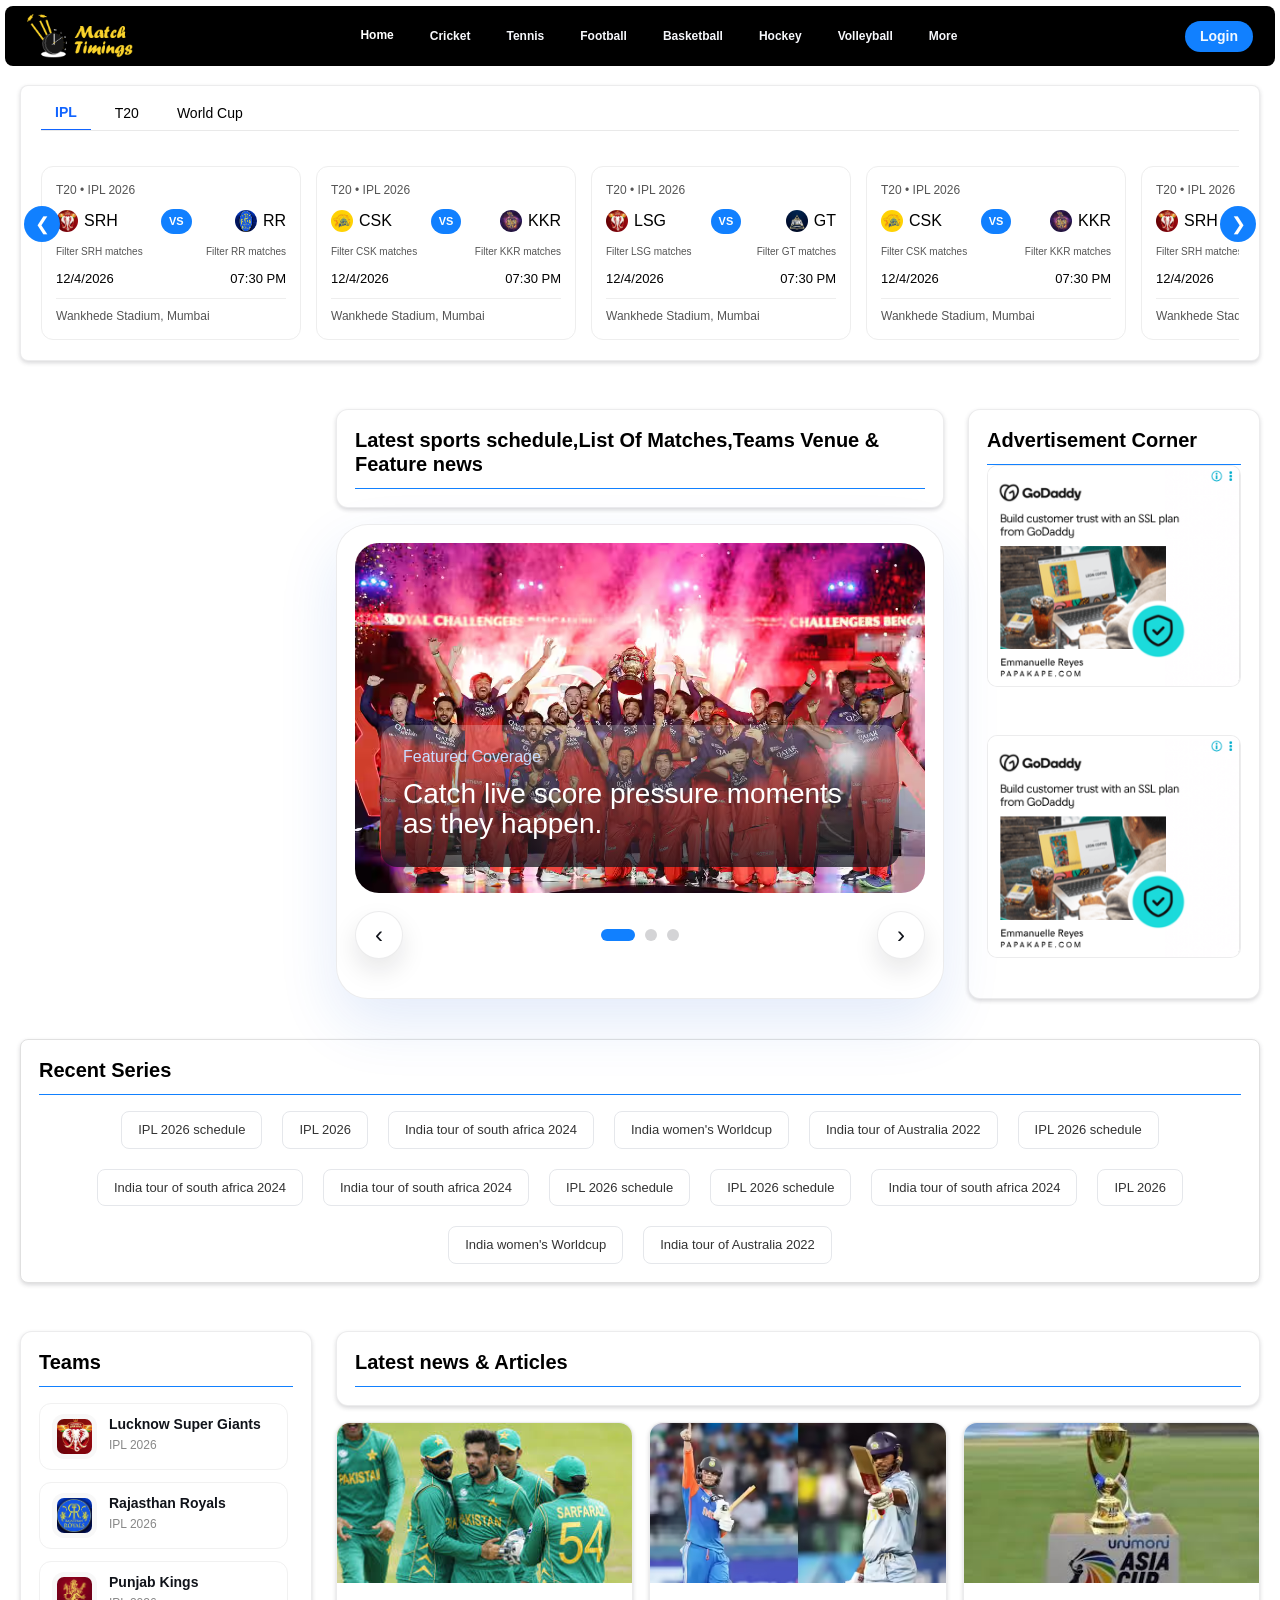
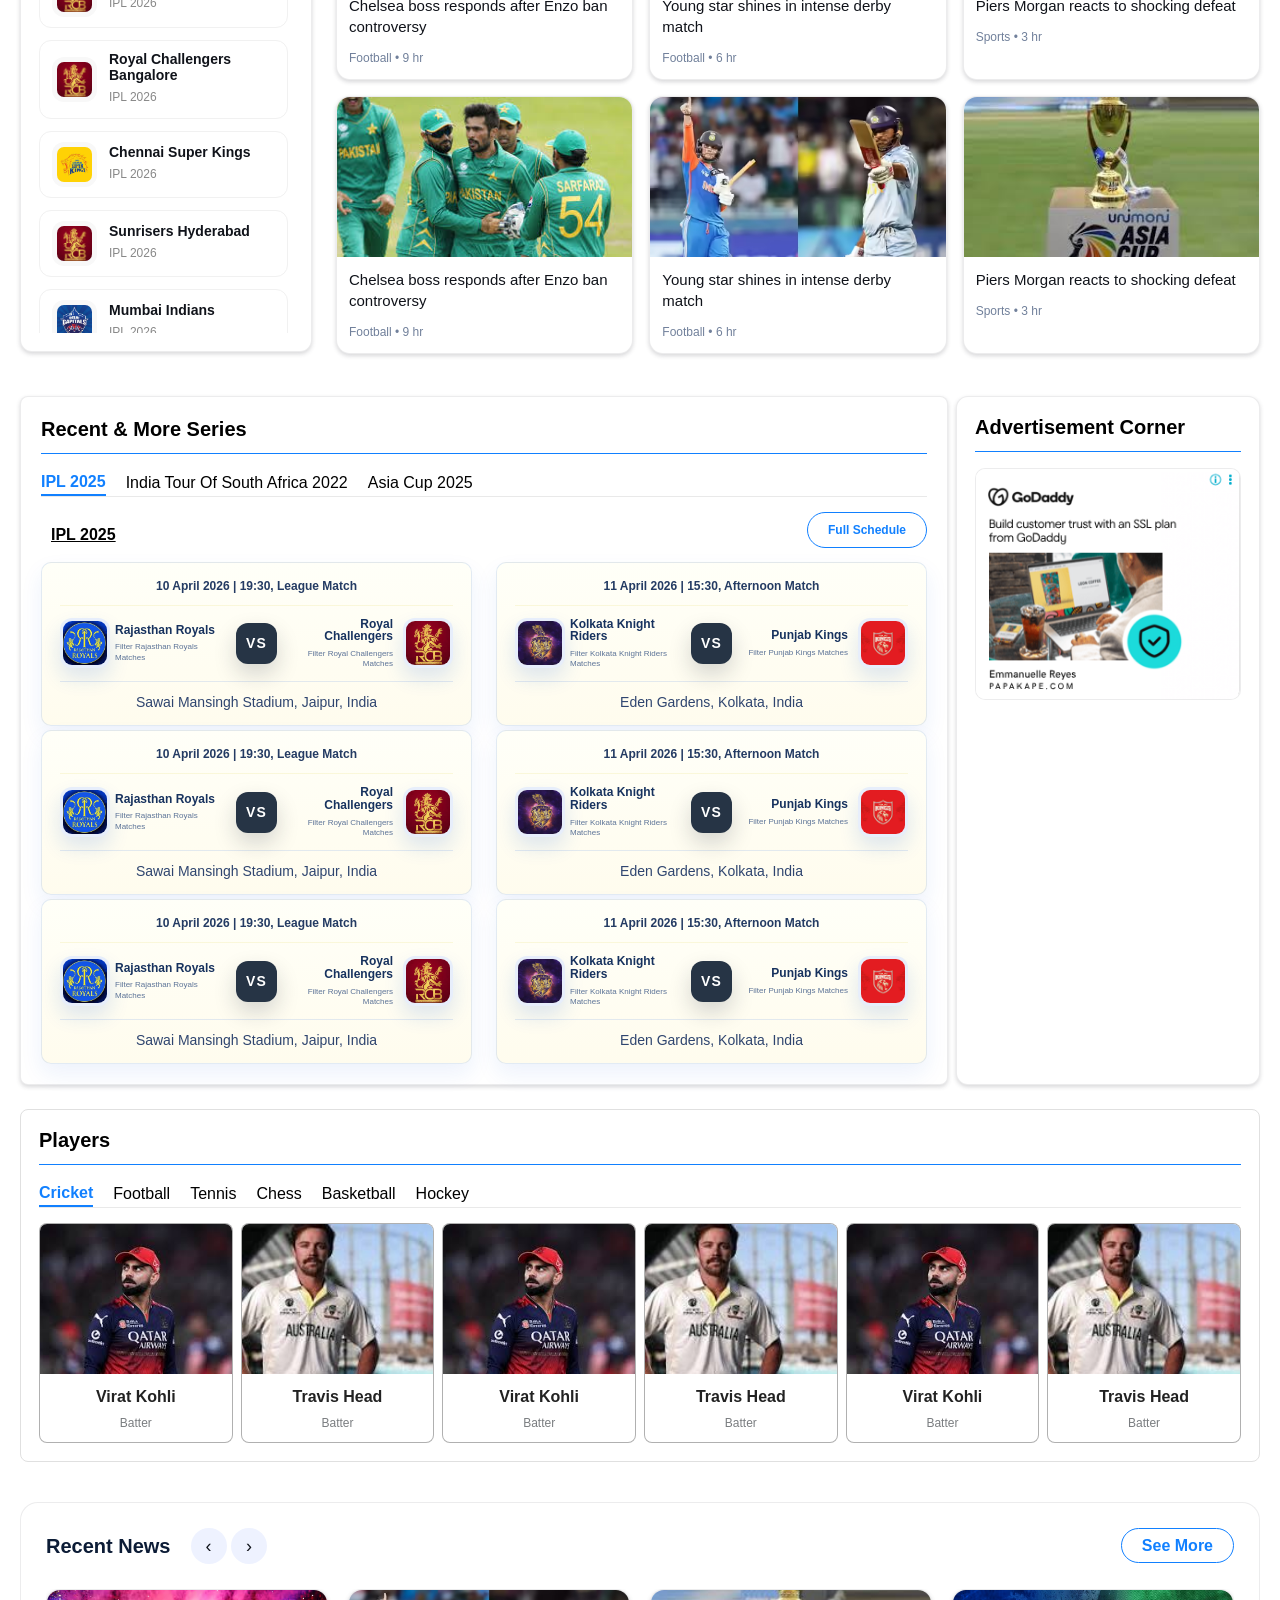
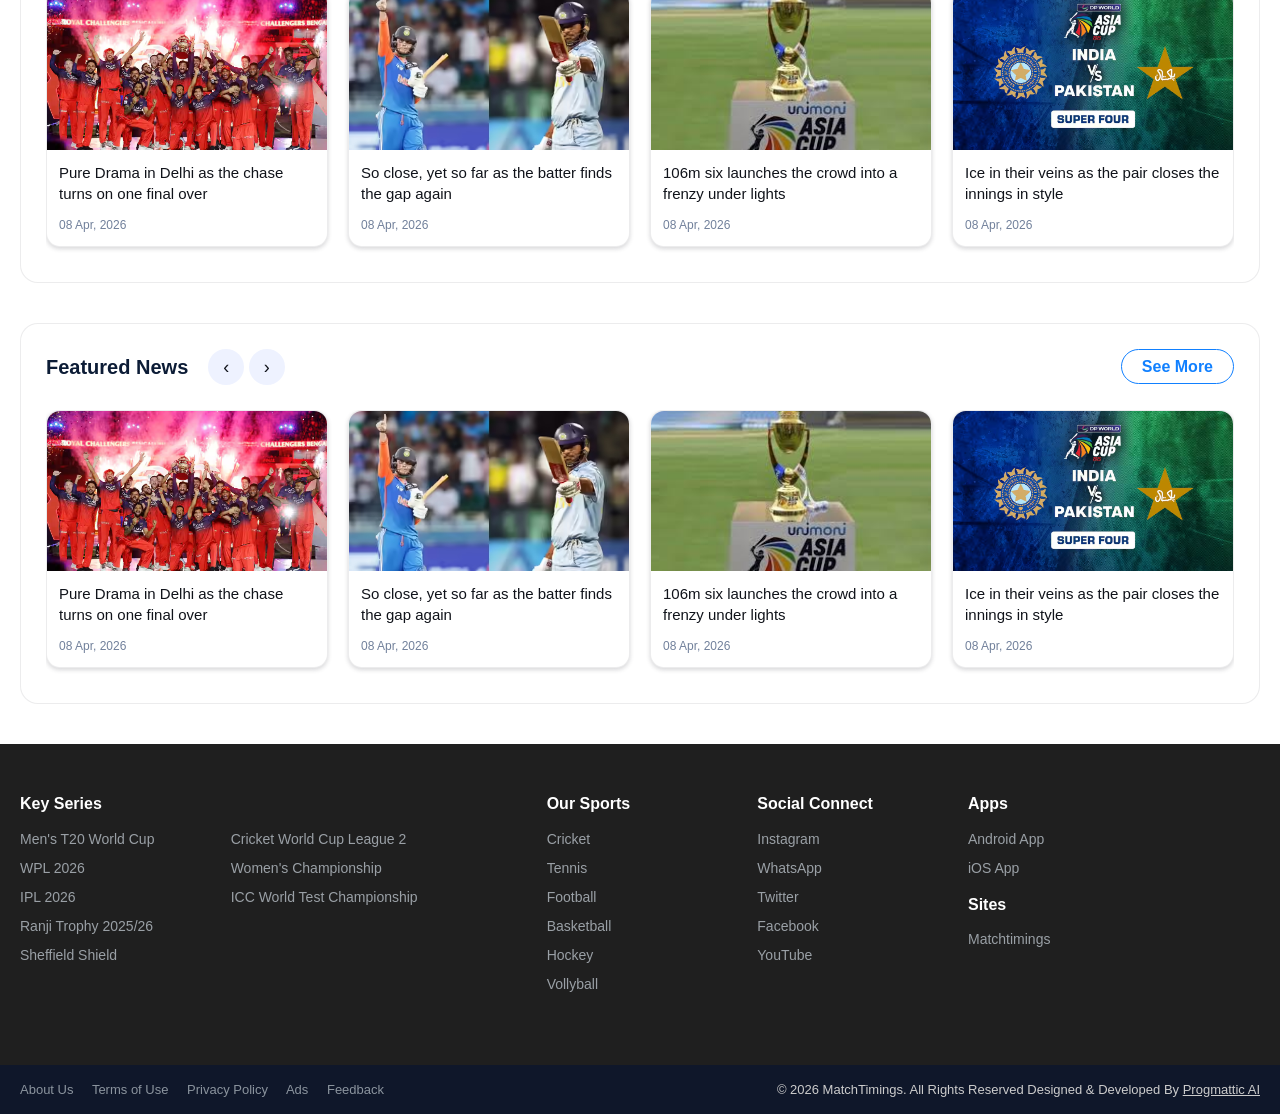
<file: index.html>
﻿<!DOCTYPE html>
<html lang="en">

<head>
    <meta charset="UTF-8">
    <meta name="viewport" content="width=device-width, initial-scale=1.0">
    <title>Match Timings</title>
    <link rel="stylesheet" href="https://cdn.jsdelivr.net/npm/bootstrap@5.3.3/dist/css/bootstrap.min.css">
    <link rel="stylesheet" href="https://cdn.jsdelivr.net/npm/swiper@11/swiper-bundle.min.css" />
    <link rel="stylesheet" href="https://cdnjs.cloudflare.com/ajax/libs/font-awesome/6.5.0/css/all.min.css">
    <link rel="stylesheet" href="./style/style.css">
    <link rel="stylesheet" href="./style/details.css">
</head>

<body>
    <div class="page-shell">

        <header class="site-header">
            <div class="nav-wrap">
                <a href="./index.html" class="brand" aria-label="Match Timings home">
                    <img src="./assets/mt_logo.png" alt="Match Timings logo" class="brand-logo">
                </a>

                <nav class="main-nav" aria-label="Primary navigation">
                    <div class="nav-shell">
                        <ul class="nav-links" id="navLinks">
                            <li><button class="nav-item active-default" data-menu="">Home</button></li>

                            <li><button class="nav-item " data-menu="cricket">Cricket</button></li>
                            <li><button class="nav-item" data-menu="tennis">Tennis</button></li>
                            <li><button class="nav-item" data-menu="football">Football</button></li>
                            <li><button class="nav-item" data-menu="basketball">Basketball</button></li>
                            <li><button class="nav-item" data-menu="hockey">Hockey</button></li>
                            <li><button class="nav-item" data-menu="volleyball">Volleyball</button></li>
                            <li><button class="nav-item" data-menu="more">More</button></li>
                        </ul>
                        <span class="nav-highlight" id="navHighlight" aria-hidden="true"></span>
                    </div>
                </nav>

                <div class="nav-actions">
                    <a href="login.html">
                        <button class="login-link">
                            Login
                        </button>
                    </a>
                </div>
            </div>

            <div class="mega-menu" id="megaMenu" aria-hidden="true">
                <div class="mega-menu-inner" id="megaContent"></div>
            </div>
        </header>

        <main>


            <section class="matches-tab mt-5 mt-lg-0 mb-5">
                <div class="container">
                    <div class="match-widget position-relative">

                        <div class="showcase-head d-none">
                            <h3>Featured Matches</h3>
                        </div>

                        <!-- Tabs -->
                        <div class="mw-tabs">
                            <button class="mw-tab active" data-tab="ipl">IPL</button>
                            <button class="mw-tab" data-tab="t20">T20</button>
                            <button class="mw-tab" data-tab="wc">World Cup</button>
                        </div>

                        <!-- ================= IPL ================= -->
                        <div class="mw-content active" id="ipl">

                            <!-- NAV BUTTONS -->
                            <div class="mw-nav">
                                <button class="mw-btn mw-prev">&#10094;</button>
                                <button class="mw-btn mw-next">&#10095;</button>
                            </div>

                            <div class="mw-cards">

                                <!-- CARD -->
                                <div class="mw-card">
                                    <div class="mw-head">T20 • IPL 2026</div>

                                    <div class="mw-teams">
                                        <div class="mw-team">
                                            <img src="./assets/lsg.jpg">
                                            <span>SRH</span>
                                        </div>

                                        <!-- ✅ NEW VS LOGO -->
                                        <div class="mw-vs">VS</div>

                                        <div class="mw-team">
                                            <img src="./assets/rr.jpg">
                                            <span>RR</span>
                                        </div>
                                    </div>

                                    <div class="filter-matches">
                                        <a>Filter SRH matches </a>
                                        <a>Filter RR matches </a>
                                    </div>
                                    <div class="mw-time">
                                        <span>12/4/2026</span>
                                        <span>07:30 PM</span>
                                    </div>

                                    <!-- ✅ NEW FOOTER -->
                                    <div class="mw-footer">
                                        <span class="stadium-name">Wankhede Stadium, Mumbai</span>
                                    </div>
                                </div>

                                <div class="mw-card">
                                    <div class="mw-head">T20 • IPL 2026</div>

                                    <div class="mw-teams">
                                        <div class="mw-team">
                                            <img src="./assets/csk.jpg">
                                            <span>CSK</span>
                                        </div>
                                        <div class="mw-vs">VS</div>
                                        <div class="mw-team">
                                            <img src="./assets/kkr.jpg">
                                            <span>KKR</span>
                                        </div>
                                    </div>
                                    <div class="filter-matches">
                                        <a>Filter CSK matches </a>
                                        <a>Filter KKR matches </a>
                                    </div>
                                    <div class="mw-time"><span>12/4/2026</span> <span>07:30 PM</span></div>

                                    <div class="mw-footer">
                                        <span class="stadium-name">Wankhede Stadium, Mumbai</span>
                                    </div>

                                </div>

                                <div class="mw-card">
                                    <div class="mw-head">T20 • IPL 2026</div>

                                    <div class="mw-teams">
                                        <div class="mw-team">
                                            <img src="./assets/lsg.jpg">
                                            <span>LSG</span>
                                        </div>
                                        <div class="mw-vs">VS</div>
                                        <div class="mw-team">
                                            <img src="./assets/gt.jpg">
                                            <span>GT</span>
                                        </div>
                                    </div>
                                    <div class="filter-matches">
                                        <a>Filter LSG matches </a>
                                        <a>Filter GT matches </a>
                                    </div>
                                    <div class="mw-time"><span>12/4/2026</span> <span>07:30 PM</span></div>

                                    <div class="mw-footer">
                                        <span class="stadium-name">Wankhede Stadium, Mumbai</span>
                                    </div>


                                </div>

                                <div class="mw-card">
                                    <div class="mw-head">T20 • IPL 2026</div>

                                    <div class="mw-teams">
                                        <div class="mw-team">
                                            <img src="./assets/csk.jpg">
                                            <span>CSK</span>
                                        </div>
                                        <div class="mw-vs">VS</div>
                                        <div class="mw-team">
                                            <img src="./assets/kkr.jpg">
                                            <span>KKR</span>
                                        </div>
                                    </div>
                                    <div class="filter-matches">
                                        <a>Filter CSK matches </a>
                                        <a>Filter KKR matches </a>
                                    </div>
                                    <div class="mw-time"><span>12/4/2026</span> <span>07:30 PM</span></div>

                                    <div class="mw-footer">
                                        <span class="stadium-name">Wankhede Stadium, Mumbai</span>
                                    </div>
                                </div>
                                <div class="mw-card">
                                    <div class="mw-head">T20 • IPL 2026</div>

                                    <div class="mw-teams">
                                        <div class="mw-team">
                                            <img src="./assets/lsg.jpg">
                                            <span>SRH</span>
                                        </div>
                                        <div class="mw-vs">VS</div>
                                        <div class="mw-team">
                                            <img src="./assets/rr.jpg">
                                            <span>RR</span>
                                        </div>
                                    </div>
                                    <div class="filter-matches">
                                        <a>Filter SRH matches </a>
                                        <a>Filter RR matches </a>
                                    </div>
                                    <div class="mw-time"><span>12/4/2026</span> <span>07:30 PM</span></div>

                                    <div class="mw-footer">
                                        <span class="stadium-name">Wankhede Stadium, Mumbai</span>
                                    </div>
                                </div>
                                <div class="mw-card">
                                    <div class="mw-head">T20 • IPL 2026</div>

                                    <div class="mw-teams">
                                        <div class="mw-team">
                                            <img src="./assets/csk.jpg">
                                            <span>CSK</span>
                                        </div>
                                        <div class="mw-vs">VS</div>
                                        <div class="mw-team">
                                            <img src="./assets/kkr.jpg">
                                            <span>KKR</span>
                                        </div>
                                    </div>
                                    <div class="filter-matches">
                                        <a>Filter CSK matches </a>
                                        <a>Filter KKR matches </a>
                                    </div>
                                    <div class="mw-time"><span>12/4/2026</span> <span>07:30 PM</span></div>
                                    <div class="mw-footer">
                                        <span class="stadium-name">Wankhede Stadium, Mumbai</span>
                                    </div>

                                </div>
                                <div class="mw-card">
                                    <div class="mw-head">T20 • IPL 2026</div>

                                    <div class="mw-teams">
                                        <div class="mw-team">
                                            <img src="./assets/lsg.jpg">
                                            <span>SRH</span>
                                        </div>
                                        <div class="mw-vs">VS</div>
                                        <div class="mw-team">
                                            <img src="./assets/rr.jpg">
                                            <span>RR</span>
                                        </div>
                                    </div>
                                    <div class="filter-matches">
                                        <a>Filter SRH matches </a>
                                        <a>Filter RR matches </a>
                                    </div>
                                    <div class="mw-time"><span>12/4/2026</span> <span>07:30 PM</span></div>
                                    <div class="mw-footer">
                                        <span class="stadium-name">Wankhede Stadium, Mumbai</span>
                                    </div>

                                </div>

                            </div>
                        </div>

                        <!-- ================= T20 ================= -->
                        <div class="mw-content" id="t20">

                            <div class="mw-nav">
                                <button class="mw-btn mw-prev">&#10094;</button>
                                <button class="mw-btn mw-next">&#10095;</button>
                            </div>

                            <div class="mw-cards">

                                <div class="mw-card">
                                    <div class="mw-head">T20 • Series</div>

                                    <div class="mw-teams">
                                        <div class="mw-team">
                                            <img src="./assets/csk.jpg">
                                            <span>IND</span>
                                        </div>
                                        <div class="mw-vs">VS</div>
                                        <div class="mw-team">
                                            <img src="./assets/kkr.jpg">
                                            <span>AUS</span>
                                        </div>
                                    </div>
                                    <div class="filter-matches">
                                        <a>Filter IND matches </a>
                                        <a>Filter AUS matches </a>
                                    </div>
                                    <div class="mw-time"><span>12/4/2026</span> <span>07:30 PM</span></div>
                                    <div class="mw-footer">
                                        <span class="stadium-name">Wankhede Stadium, Mumbai</span>
                                    </div>

                                </div>
                                <div class="mw-card">
                                    <div class="mw-head">T20 • IPL 2026</div>

                                    <div class="mw-teams">
                                        <div class="mw-team">
                                            <img src="./assets/lsg.jpg">
                                            <span>LSG</span>
                                        </div>
                                        <div class="mw-vs">VS</div>
                                        <div class="mw-team">
                                            <img src="./assets/gt.jpg">
                                            <span>GT</span>
                                        </div>
                                    </div>
                                    <div class="filter-matches">
                                        <a>Filter LSG matches </a>
                                        <a>Filter GT matches </a>
                                    </div>
                                    <div class="mw-time"><span>12/4/2026</span> <span>07:30 PM</span></div>

                                    <div class="mw-footer">
                                        <span class="stadium-name">Wankhede Stadium, Mumbai</span>
                                    </div>


                                </div>

                                <div class="mw-card">
                                    <div class="mw-head">T20 • IPL 2026</div>

                                    <div class="mw-teams">
                                        <div class="mw-team">
                                            <img src="./assets/csk.jpg">
                                            <span>CSK</span>
                                        </div>
                                        <div class="mw-vs">VS</div>
                                        <div class="mw-team">
                                            <img src="./assets/kkr.jpg">
                                            <span>KKR</span>
                                        </div>
                                    </div>
                                    <div class="filter-matches">
                                        <a>Filter CSK matches </a>
                                        <a>Filter KKR matches </a>
                                    </div>
                                    <div class="mw-time"><span>12/4/2026</span> <span>07:30 PM</span></div>
                                    <div class="mw-footer">
                                        <span class="stadium-name">Wankhede Stadium, Mumbai</span>
                                    </div>

                                </div>
                                <div class="mw-card">
                                    <div class="mw-head">T20 • IPL 2026</div>

                                    <div class="mw-teams">
                                        <div class="mw-team">
                                            <img src="./assets/lsg.jpg">
                                            <span>SRH</span>
                                        </div>
                                        <div class="mw-vs">VS</div>
                                        <div class="mw-team">
                                            <img src="./assets/rr.jpg">
                                            <span>RR</span>
                                        </div>
                                    </div>
                                    <div class="filter-matches">
                                        <a>Filter SRH matches </a>
                                        <a>Filter RR matches </a>
                                    </div>
                                    <div class="mw-time"><span>12/4/2026</span> <span>07:30 PM</span></div>

                                    <div class="mw-footer">
                                        <span class="stadium-name">Wankhede Stadium, Mumbai</span>
                                    </div>
                                </div>
                                <div class="mw-card">
                                    <div class="mw-head">T20 • IPL 2026</div>

                                    <div class="mw-teams">
                                        <div class="mw-team">
                                            <img src="./assets/csk.jpg">
                                            <span>CSK</span>
                                        </div>
                                        <div class="mw-vs">VS</div>
                                        <div class="mw-team">
                                            <img src="./assets/kkr.jpg">
                                            <span>KKR</span>
                                        </div>
                                    </div>
                                    <div class="filter-matches">
                                        <a>Filter CSK matches </a>
                                        <a>Filter KKR matches </a>
                                    </div>
                                    <div class="mw-time"><span>12/4/2026</span> <span>07:30 PM</span></div>
                                    <div class="mw-footer">
                                        <span class="stadium-name">Wankhede Stadium, Mumbai</span>
                                    </div>

                                </div>
                                <div class="mw-card">
                                    <div class="mw-head">T20 • IPL 2026</div>

                                    <div class="mw-teams">
                                        <div class="mw-team">
                                            <img src="./assets/lsg.jpg">
                                            <span>SRH</span>
                                        </div>
                                        <div class="mw-vs">VS</div>
                                        <div class="mw-team">
                                            <img src="./assets/rr.jpg">
                                            <span>RR</span>
                                        </div>
                                    </div>
                                    <div class="filter-matches">
                                        <a>Filter SRH matches </a>
                                        <a>Filter RR matches </a>
                                    </div>
                                    <div class="mw-time"><span>12/4/2026</span> <span>07:30 PM</span></div>
                                    <div class="mw-footer">
                                        <span class="stadium-name">Wankhede Stadium, Mumbai</span>
                                    </div>

                                </div>

                            </div>

                        </div>

                        <!-- ================= WORLD CUP ================= -->
                        <div class="mw-content" id="wc">

                            <div class="mw-nav">
                                <button class="mw-btn mw-prev">&#10094;</button>
                                <button class="mw-btn mw-next">&#10095;</button>
                            </div>

                            <div class="mw-cards">

                                <div class="mw-card">
                                    <div class="mw-head">World Cup</div>

                                    <div class="mw-teams">
                                        <div class="mw-team">
                                            <img src="./assets/csk.jpg">
                                            <span>IND</span>
                                        </div>
                                        <div class="mw-vs">VS</div>
                                        <div class="mw-team">
                                            <img src="./assets/kkr.jpg">
                                            <span>ENG</span>
                                        </div>
                                    </div>
                                    <div class="filter-matches">
                                        <a>Filter IND matches </a>
                                        <a>Filter ENG matches </a>
                                    </div>
                                    <div class="mw-time"><span>12/4/2026</span> <span>07:30 PM</span></div>
                                    <div class="mw-footer">
                                        <span class="stadium-name">Wankhede Stadium, Mumbai</span>
                                    </div>

                                </div>
                                <div class="mw-card">
                                    <div class="mw-head">T20 • IPL 2026</div>

                                    <div class="mw-teams">
                                        <div class="mw-team">
                                            <img src="./assets/lsg.jpg">
                                            <span>LSG</span>
                                        </div>
                                        <div class="mw-vs">VS</div>
                                        <div class="mw-team">
                                            <img src="./assets/gt.jpg">
                                            <span>GT</span>
                                        </div>
                                    </div>
                                    <div class="filter-matches">
                                        <a>Filter LSG matches </a>
                                        <a>Filter GT matches </a>
                                    </div>
                                    <div class="mw-time"><span>12/4/2026</span> <span>07:30 PM</span></div>

                                    <div class="mw-footer">
                                        <span class="stadium-name">Wankhede Stadium, Mumbai</span>
                                    </div>


                                </div>

                                <div class="mw-card">
                                    <div class="mw-head">T20 • IPL 2026</div>

                                    <div class="mw-teams">
                                        <div class="mw-team">
                                            <img src="./assets/csk.jpg">
                                            <span>CSK</span>
                                        </div>
                                        <div class="mw-vs">VS</div>
                                        <div class="mw-team">
                                            <img src="./assets/kkr.jpg">
                                            <span>KKR</span>
                                        </div>
                                    </div>
                                    <div class="filter-matches">
                                        <a>Filter LSG matches </a>
                                        <a>Filter GT matches </a>
                                    </div>
                                    <div class="mw-time"><span>12/4/2026</span> <span>07:30 PM</span></div>
                                    <div class="mw-footer">
                                        <span class="stadium-name">Wankhede Stadium, Mumbai</span>
                                    </div>

                                </div>
                                <div class="mw-card">
                                    <div class="mw-head">T20 • IPL 2026</div>

                                    <div class="mw-teams">
                                        <div class="mw-team">
                                            <img src="./assets/lsg.jpg">
                                            <span>SRH</span>
                                        </div>
                                        <div class="mw-vs">VS</div>
                                        <div class="mw-team">
                                            <img src="./assets/rr.jpg">
                                            <span>RR</span>
                                        </div>
                                    </div>
                                    <div class="filter-matches">
                                        <a>Filter SRH matches </a>
                                        <a>Filter RR matches </a>
                                    </div>
                                    <div class="mw-time"><span>12/4/2026</span> <span>07:30 PM</span></div>

                                    <div class="mw-footer">
                                        <span class="stadium-name">Wankhede Stadium, Mumbai</span>
                                    </div>
                                </div>
                                <div class="mw-card">
                                    <div class="mw-head">T20 • IPL 2026</div>

                                    <div class="mw-teams">
                                        <div class="mw-team">
                                            <img src="./assets/csk.jpg">
                                            <span>CSK</span>
                                        </div>
                                        <div class="mw-vs">VS</div>
                                        <div class="mw-team">
                                            <img src="./assets/kkr.jpg">
                                            <span>KKR</span>
                                        </div>
                                    </div>
                                    <div class="filter-matches">
                                        <a>Filter CSK matches </a>
                                        <a>Filter KKR matches </a>
                                    </div>
                                    <div class="mw-time"><span>12/4/2026</span> <span>07:30 PM</span></div>
                                    <div class="mw-footer">
                                        <span class="stadium-name">Wankhede Stadium, Mumbai</span>
                                    </div>

                                </div>
                                <div class="mw-card">
                                    <div class="mw-head">T20 • IPL 2026</div>

                                    <div class="mw-teams">
                                        <div class="mw-team">
                                            <img src="./assets/lsg.jpg">
                                            <span>SRH</span>
                                        </div>
                                        <div class="mw-vs">VS</div>
                                        <div class="mw-team">
                                            <img src="./assets/rr.jpg">
                                            <span>RR</span>
                                        </div>
                                    </div>
                                    <div class="filter-matches">
                                        <a>Filter SRH matches </a>
                                        <a>Filter RR matches </a>
                                    </div>
                                    <div class="mw-time"><span>12/4/2026</span> <span>07:30 PM</span></div>
                                    <div class="mw-footer">
                                        <span class="stadium-name">Wankhede Stadium, Mumbai</span>
                                    </div>

                                </div>

                            </div>
                        </div>

                    </div>
                </div>
            </section>

            <section class="heromain mb-4">
                <div class="container">
                    <div class="row">
                        <div class="col-md-3">
                            <div class="live-score">
                                <!--frameborder="0;" scrolling="yes" in the iframe-->
                                <iframe
                                    src="https://cwidget.crictimes.org/?v=1.1&a=ffffff&c=&bo=1180ff&b=1180ff&sb=ffffff&lb=1180ff&lc=ffffff&db=000000&tc=ffffff&ti=000000"
                                    style="width:100%; min-height:460px;">
                                </iframe>
                            </div>
                        </div>
                        <div class="col-md-6">
                            <div class="showcase-card mb-3">

                                <div class="showcase-head ">
                                    <h1>Latest sports schedule,List Of Matches,Teams Venue & Feature news</h1>
                                </div>
                            </div>
                            <div class="hero-slider mb-3" id="heroSlider">
                                <div class="slider-track" id="sliderTrack">
                                    <div class="slide active">
                                        <img src="./assets/banner1.png" alt="Featured cricket banner 1">
                                        <div class="slide-overlay">
                                            <span>Featured Coverage</span>
                                            <h2>Catch live score pressure moments as they happen.</h2>
                                        </div>
                                    </div>
                                    <div class="slide">
                                        <img src="./assets/banner2.avif" alt="Featured cricket banner 2">
                                        <div class="slide-overlay">
                                            <span>Series Watch</span>
                                            <h2>Follow tournaments, squads, and every key fixture quickly.</h2>
                                        </div>
                                    </div>
                                    <div class="slide">
                                        <img src="./assets/banner3.png" alt="Featured cricket banner 3">
                                        <div class="slide-overlay">
                                            <span>Latest News</span>
                                            <h2>Move from breaking stories to match previews without losing context.
                                            </h2>
                                        </div>
                                    </div>
                                </div>

                                <div class="slider-controls">
                                    <button class="slider-btn" id="prevSlide"
                                        aria-label="Previous slide">&#8249;</button>
                                    <div class="slider-dots" id="sliderDots">
                                        <button class="dot active" data-slide="0" aria-label="Go to slide 1"></button>
                                        <button class="dot" data-slide="1" aria-label="Go to slide 2"></button>
                                        <button class="dot" data-slide="2" aria-label="Go to slide 3"></button>
                                    </div>
                                    <button class="slider-btn" id="nextSlide" aria-label="Next slide">&#8250;</button>
                                </div>
                            </div>
                        </div>
                        <div class="col-md-3 mb-3">
                            <div class="showcase-card ad-showcase-card h-100">
                                <div class="showcase-head">
                                    <h3>Advertisement Corner</h3>
                                </div>
                                <aside class="ad-panel ad-panel-card">
                                    <img src="./assets/add-card.png" alt="Advertisement example right" class="ad-image">
                                </aside>
                                <aside class="ad-panel ad-panel-card mt-5 ">
                                    <img src="./assets/add-card.png" alt="Advertisement example right" class="ad-image">
                                </aside>
                            </div>
                        </div>
                    </div>
                </div>
            </section>
            <section class="recent-stories mb-5">
                <div class="container">
                    <div class="row">
                        <div class="col-12">
                            <div class="showcase-card recent-series-card h-100">
                                <div class="col-12">

                                    <div class="showcase-head">
                                        <h3>Recent Series</h3>
                                    </div>
                                </div>
                                <div class="col-12">
                                    <div class="col-12">
                                        <div class="stories">

                                            <div class="recent-story"><a href="#">IPL 2026 schedule</a></div>
                                            <div class="recent-story"><a href="#">IPL 2026</a></div>
                                            <div class="recent-story"><a href="#">India tour of south africa 2024</a>
                                            </div>
                                            <div class="recent-story"><a href="#">India women's Worldcup</a></div>
                                            <div class="recent-story"><a href="#">India tour of Australia 2022</a>
                                            </div>
                                            <div class="recent-story"><a href="#">IPL 2026 schedule</a></div>
                                            <div class="recent-story"><a href="#">India tour of south africa 2024</a>
                                            </div>


                                            <div class="recent-story"><a href="#">India tour of south africa 2024</a>
                                            </div>
                                            <div class="recent-story"><a href="#">IPL 2026 schedule</a></div>
                                            <div class="recent-story"><a href="#">IPL 2026 schedule</a></div>
                                            <div class="recent-story"><a href="#">India tour of south africa 2024</a>
                                            </div>
                                            <div class="recent-story"><a href="#">IPL 2026</a></div>
                                            <div class="recent-story"><a href="#">India women's Worldcup</a></div>
                                            <div class="recent-story"><a href="#">India tour of Australia 2022</a>
                                            </div>
                                        </div>
                                    </div>
                                </div>

                            </div>
                        </div>
                    </div>
                </div>
            </section>
            <section class="heromain">
                <div class="container">
                    <div class="row">
                        <div class="col-md-3 mb-3">
                            <div class="showcase-card ad-showcase-card">
                                <div class="showcase-head">
                                    <h3>Teams</h3>
                                </div>
                                <div class="teams mt-3">

                                    <div class="team-item">
                                        <img src="./assets/lsg.jpg" alt="LSG">
                                        <div class="team-info">
                                            <h6>Lucknow Super Giants</h6>
                                            <span>IPL 2026</span>
                                        </div>
                                    </div>

                                    <div class="team-item">
                                        <img src="./assets/rr.jpg" alt="RR">
                                        <div class="team-info">
                                            <h6>Rajasthan Royals</h6>
                                            <span>IPL 2026</span>
                                        </div>
                                    </div>

                                    <div class="team-item">
                                        <img src="./assets/rcb.jpg" alt="PZ">
                                        <div class="team-info">
                                            <h6>Punjab Kings</h6>
                                            <span>IPL 2026</span>
                                        </div>
                                    </div>

                                    <div class="team-item">
                                        <img src="./assets/rcb.jpg" alt="RCB">
                                        <div class="team-info">
                                            <h6>Royal Challengers Bangalore</h6>
                                            <span>IPL 2026</span>
                                        </div>
                                    </div>

                                    <div class="team-item">
                                        <img src="./assets/csk.jpg" alt="CSK">
                                        <div class="team-info">
                                            <h6>Chennai Super Kings</h6>
                                            <span>IPL 2026</span>
                                        </div>
                                    </div>

                                    <div class="team-item">
                                        <img src="./assets/rcb.jpg" alt="MS">
                                        <div class="team-info">
                                            <h6>Sunrisers Hyderabad</h6>
                                            <span>IPL 2026</span>
                                        </div>
                                    </div>

                                    <div class="team-item">
                                        <img src="./assets/dc.jpg" alt="MI">
                                        <div class="team-info">
                                            <h6>Mumbai Indians</h6>
                                            <span>IPL 2026</span>
                                        </div>
                                    </div>

                                    <div class="team-item">
                                        <img src="./assets/lsg.jpg" alt="IND">
                                        <div class="team-info">
                                            <h6>India National Team</h6>
                                            <span>International</span>
                                        </div>
                                    </div>

                                    <div class="team-item">
                                        <img src="./assets/kkr.jpg" alt="KKR">
                                        <div class="team-info">
                                            <h6>Kolkata Knight Riders</h6>
                                            <span>IPL 2026</span>
                                        </div>
                                    </div>

                                </div>
                            </div>
                        </div>
                        <div class="col-md-9">
                            <div class="showcase-card mb-3">

                                <div class="showcase-head ">
                                    <h3>Latest news & Articles</h3>
                                </div>
                            </div>
                            <div class="row g-3">
                                <div class="col-md-4">
                                    <div class="div-card small">
                                        <img src="./assets/banner6.jpeg" alt="">
                                        <div class="div-content">
                                            <h4>Chelsea boss responds after Enzo ban controversy</h4>
                                            <span>Football • 9 hr</span>
                                        </div>
                                    </div>
                                </div>
                                <div class="col-md-4">
                                    <div class="div-card small">
                                        <img src="./assets/banner2.avif" alt="">
                                        <div class="div-content">
                                            <h4>Young star shines in intense derby match</h4>
                                            <span>Football • 6 hr</span>
                                        </div>
                                    </div>
                                </div>
                                <div class="col-md-4">
                                    <div class="div-card small">
                                        <img src="./assets/banner3.png" alt="">
                                        <div class="div-content">
                                            <h4>Piers Morgan reacts to shocking defeat</h4>
                                            <span>Sports • 3 hr</span>
                                        </div>
                                    </div>
                                </div>
                                <div class="col-md-4">
                                    <div class="div-card small">
                                        <img src="./assets/banner6.jpeg" alt="">
                                        <div class="div-content">
                                            <h4>Chelsea boss responds after Enzo ban controversy</h4>
                                            <span>Football • 9 hr</span>
                                        </div>
                                    </div>
                                </div>
                                <div class="col-md-4">
                                    <div class="div-card small">
                                        <img src="./assets/banner2.avif" alt="">
                                        <div class="div-content">
                                            <h4>Young star shines in intense derby match</h4>
                                            <span>Football • 6 hr</span>
                                        </div>
                                    </div>
                                </div>
                                <div class="col-md-4">
                                    <div class="div-card small">
                                        <img src="./assets/banner3.png" alt="">
                                        <div class="div-content">
                                            <h4>Piers Morgan reacts to shocking defeat</h4>
                                            <span>Sports • 3 hr</span>
                                        </div>
                                    </div>
                                </div>
                            </div>
                        </div>
                    </div>
                </div>
            </section>
            <section class="team-fixtures py-4 d-none">
                <div class="container position-relative">
                    <div class="fixture">
                        <div class="showcase-head">
                            <h3>Team Fixtures</h3>
                        </div>
                        <div class="swiper teamSwiper py-3">
                            <div class="swiper-wrapper">
                                <div class="swiper-slide team-card"><img src="./assets/lsg.jpg">
                                    <p>LSG</p>
                                </div>
                                <div class="swiper-slide team-card"><img src="./assets/rr.jpg">
                                    <p>RR</p>
                                </div>
                                <div class="swiper-slide team-card"><img src="./assets/rcb.jpg">
                                    <p>PZ</p>
                                </div>
                                <div class="swiper-slide team-card"><img src="./assets/rcb.jpg">
                                    <p>RCB</p>
                                </div>
                                <div class="swiper-slide team-card"><img src="./assets/csk.jpg">
                                    <p>CSK</p>
                                </div>
                                <div class="swiper-slide team-card"><img src="./assets/rcb.jpg">
                                    <p>MS</p>
                                </div>
                                <div class="swiper-slide team-card"><img src="./assets/dc.jpg">
                                    <p>MI</p>
                                </div>
                                <div class="swiper-slide team-card"><img src="./assets/lsg.jpg">
                                    <p>IND</p>
                                </div>
                                <div class="swiper-slide team-card"><img src="./assets/kkr.jpg">
                                    <p>KKR</p>
                                </div>
                            </div>
                        </div>
                        <div class="swiper-button-prev custom-prev"></div>
                        <div class="swiper-button-next custom-next"></div>
                    </div>
                    <!-- Arrows -->

                </div>
            </section>

            <section class="matches-showcase">
                <div class="container">
                    <div class="row">
                        <div class="col-md-12">
                            <div class="row g-2">

                                <div class="col-12 col-lg-9">

                                    <section class="matches-tab-2">
                                        <div class="match-widget-2 position-relative">
                                            <div class="showcase-head">
                                                <h3>Recent & More Series</h3>
                                            </div>

                                            <!-- Tabs -->
                                            <div class="mw2-tabs">
                                                <button class="mw2-tab active" data-tab="ipl2">IPL 2025</button>
                                                <button class="mw2-tab" data-tab="t202">India Tour Of South Africa
                                                    2022</button>
                                                <button class="mw2-tab" data-tab="wc2">Asia Cup 2025</button>
                                            </div>

                                            <!-- ================= IPL ================= -->
                                            <div class="mw2-content active" id="ipl2">
                                                <div class="row gap-1">
                                                    <div class="matchtabs-head">
                                                        <h3 class="matchtab-head">IPL 2025</h3>
                                                        <a class="main-btn">
                                                            Full Schedule
                                                        </a>
                                                    </div>

                                                    <div class="col-12">
                                                        <div class="row">
                                                            <div class="col-md-6 col-12">
                                                                <div class="match-item ">
                                                                    <div class="match-topline">10 April 2026 | 19:30,
                                                                        League
                                                                        Match</div>
                                                                    <div class="match-scoreline">
                                                                        <div class="team-box">
                                                                            <img src="./assets/rr.jpg"
                                                                                alt="RR team logo" class="team-logo">
                                                                            <div class="team-copy">
                                                                                <strong>Rajasthan Royals</strong>
                                                                                <span>Filter Rajasthan Royals
                                                                                    Matches</span>
                                                                            </div>
                                                                        </div>
                                                                        <span class="versus">VS</span>
                                                                        <div class="team-box2">
                                                                            <div class="team-copy">
                                                                                <strong>Royal Challengers</strong>
                                                                                <span>Filter Royal Challengers
                                                                                    Matches</span>
                                                                            </div>
                                                                            <img src="./assets/rcb.jpg"
                                                                                alt="RCB team logo" class="team-logo">
                                                                        </div>
                                                                    </div>
                                                                    <div class="match-venue">Sawai Mansingh Stadium,
                                                                        Jaipur,
                                                                        India</div>
                                                                </div>
                                                            </div>
                                                            <div class="col-md-6 col-12">
                                                                <div class="match-item col-12 col-md-4 swiper-slide">
                                                                    <div class="match-topline">11 April 2026 | 15:30,
                                                                        Afternoon Match
                                                                    </div>
                                                                    <div class="match-scoreline">
                                                                        <div class="team-box">
                                                                            <img src="./assets/kkr.jpg"
                                                                                alt="KKR team logo" class="team-logo">
                                                                            <div class="team-copy">
                                                                                <strong>Kolkata Knight Riders</strong>
                                                                                <span>Filter Kolkata Knight Riders
                                                                                    Matches</span>
                                                                            </div>
                                                                        </div>
                                                                        <span class="versus">VS</span>
                                                                        <div class="team-box2">
                                                                            <div class="team-copy">
                                                                                <strong>Punjab Kings</strong>
                                                                                <span>Filter Punjab Kings Matches</span>
                                                                            </div>
                                                                            <img src="./assets/pbks.jpg"
                                                                                alt="PBKS team logo" class="team-logo">
                                                                        </div>
                                                                    </div>
                                                                    <div class="match-venue">Eden Gardens, Kolkata,
                                                                        India
                                                                    </div>
                                                                </div>
                                                            </div>
                                                        </div>

                                                    </div>
                                                    <div class="col-12">

                                                        <div class="row">
                                                            <div class="col-md-6 col-12">
                                                                <div class="match-item ">
                                                                    <div class="match-topline">10 April 2026 | 19:30,
                                                                        League
                                                                        Match</div>
                                                                    <div class="match-scoreline">
                                                                        <div class="team-box">
                                                                            <img src="./assets/rr.jpg"
                                                                                alt="RR team logo" class="team-logo">
                                                                            <div class="team-copy">
                                                                                <strong>Rajasthan Royals</strong>
                                                                                <span>Filter Rajasthan Royals
                                                                                    Matches</span>
                                                                            </div>
                                                                        </div>
                                                                        <span class="versus">VS</span>
                                                                        <div class="team-box2">
                                                                            <div class="team-copy">
                                                                                <strong>Royal Challengers</strong>
                                                                                <span>Filter Royal Challengers
                                                                                    Matches</span>
                                                                            </div>
                                                                            <img src="./assets/rcb.jpg"
                                                                                alt="RCB team logo" class="team-logo">
                                                                        </div>
                                                                    </div>
                                                                    <div class="match-venue">Sawai Mansingh Stadium,
                                                                        Jaipur,
                                                                        India</div>
                                                                </div>
                                                            </div>
                                                            <div class="col-md-6 col-12">
                                                                <div class="match-item col-12 col-md-4 swiper-slide">
                                                                    <div class="match-topline">11 April 2026 | 15:30,
                                                                        Afternoon Match
                                                                    </div>
                                                                    <div class="match-scoreline">
                                                                        <div class="team-box">
                                                                            <img src="./assets/kkr.jpg"
                                                                                alt="KKR team logo" class="team-logo">
                                                                            <div class="team-copy">
                                                                                <strong>Kolkata Knight Riders</strong>
                                                                                <span>Filter Kolkata Knight Riders
                                                                                    Matches</span>
                                                                            </div>
                                                                        </div>
                                                                        <span class="versus">VS</span>
                                                                        <div class="team-box2">
                                                                            <div class="team-copy">
                                                                                <strong>Punjab Kings</strong>
                                                                                <span>Filter Punjab Kings Matches</span>
                                                                            </div>
                                                                            <img src="./assets/pbks.jpg"
                                                                                alt="PBKS team logo" class="team-logo">
                                                                        </div>
                                                                    </div>
                                                                    <div class="match-venue">Eden Gardens, Kolkata,
                                                                        India
                                                                    </div>
                                                                </div>
                                                            </div>
                                                        </div>

                                                    </div>
                                                    <div class="col-12">

                                                        <div class="row">
                                                            <div class="col-md-6 col-12">
                                                                <div class="match-item ">
                                                                    <div class="match-topline">10 April 2026 | 19:30,
                                                                        League
                                                                        Match</div>
                                                                    <div class="match-scoreline">
                                                                        <div class="team-box">
                                                                            <img src="./assets/rr.jpg"
                                                                                alt="RR team logo" class="team-logo">
                                                                            <div class="team-copy">
                                                                                <strong>Rajasthan Royals</strong>
                                                                                <span>Filter Rajasthan Royals
                                                                                    Matches</span>
                                                                            </div>
                                                                        </div>
                                                                        <span class="versus">VS</span>
                                                                        <div class="team-box2">
                                                                            <div class="team-copy">
                                                                                <strong>Royal Challengers</strong>
                                                                                <span>Filter Royal Challengers
                                                                                    Matches</span>
                                                                            </div>
                                                                            <img src="./assets/rcb.jpg"
                                                                                alt="RCB team logo" class="team-logo">
                                                                        </div>
                                                                    </div>
                                                                    <div class="match-venue">Sawai Mansingh Stadium,
                                                                        Jaipur,
                                                                        India</div>
                                                                </div>
                                                            </div>
                                                            <div class="col-md-6 col-12">
                                                                <div class="match-item col-12 col-md-4 swiper-slide">
                                                                    <div class="match-topline">11 April 2026 | 15:30,
                                                                        Afternoon Match
                                                                    </div>
                                                                    <div class="match-scoreline">
                                                                        <div class="team-box">
                                                                            <img src="./assets/kkr.jpg"
                                                                                alt="KKR team logo" class="team-logo">
                                                                            <div class="team-copy">
                                                                                <strong>Kolkata Knight Riders</strong>
                                                                                <span>Filter Kolkata Knight Riders
                                                                                    Matches</span>
                                                                            </div>
                                                                        </div>
                                                                        <span class="versus">VS</span>
                                                                        <div class="team-box2">
                                                                            <div class="team-copy">
                                                                                <strong>Punjab Kings</strong>
                                                                                <span>Filter Punjab Kings Matches</span>
                                                                            </div>
                                                                            <img src="./assets/pbks.jpg"
                                                                                alt="PBKS team logo" class="team-logo">
                                                                        </div>
                                                                    </div>
                                                                    <div class="match-venue">Eden Gardens, Kolkata,
                                                                        India
                                                                    </div>
                                                                </div>
                                                            </div>
                                                        </div>

                                                    </div>
                                                </div>


                                            </div>

                                            <!-- ================= T20 ================= -->
                                            <div class="mw2-content" id="t202">

                                                <div class="row">
                                                    <div class="matchtabs-head">
                                                        <h3 class="matchtab-head">India Tour Of South Africa 2022</h3>
                                                        <a class="main-btn">
                                                            Full Schedule
                                                        </a>
                                                    </div>

                                                    <div class="col-12">
                                                        <div class="row">
                                                            <div class="col-md-6 col-12">
                                                                <div class="match-item ">
                                                                    <div class="match-topline">10 April 2026 | 19:30,
                                                                        League
                                                                        Match</div>
                                                                    <div class="match-scoreline">
                                                                        <div class="team-box">
                                                                            <img src="./assets/rr.jpg"
                                                                                alt="RR team logo" class="team-logo">
                                                                            <div class="team-copy">
                                                                                <strong>Rajasthan Royals</strong>
                                                                                <span>Filter Rajasthan Royals
                                                                                    Matches</span>
                                                                            </div>
                                                                        </div>
                                                                        <span class="versus">VS</span>
                                                                        <div class="team-box2">
                                                                            <div class="team-copy">
                                                                                <strong>Royal Challengers</strong>
                                                                                <span>Filter Royal Challengers
                                                                                    Matches</span>
                                                                            </div>
                                                                            <img src="./assets/rcb.jpg"
                                                                                alt="RCB team logo" class="team-logo">
                                                                        </div>
                                                                    </div>
                                                                    <div class="match-venue">Sawai Mansingh Stadium,
                                                                        Jaipur,
                                                                        India</div>
                                                                </div>
                                                            </div>
                                                            <div class="col-md-6 col-12">
                                                                <div class="match-item col-12 col-md-4 swiper-slide">
                                                                    <div class="match-topline">11 April 2026 | 15:30,
                                                                        Afternoon Match
                                                                    </div>
                                                                    <div class="match-scoreline">
                                                                        <div class="team-box">
                                                                            <img src="./assets/kkr.jpg"
                                                                                alt="KKR team logo" class="team-logo">
                                                                            <div class="team-copy">
                                                                                <strong>Kolkata Knight Riders</strong>
                                                                                <span>Filter Kolkata Knight Riders
                                                                                    Matches</span>
                                                                            </div>
                                                                        </div>
                                                                        <span class="versus">VS</span>
                                                                        <div class="team-box2">
                                                                            <div class="team-copy">
                                                                                <strong>Punjab Kings</strong>
                                                                                <span>Filter Punjab Kings Matches</span>
                                                                            </div>
                                                                            <img src="./assets/pbks.jpg"
                                                                                alt="PBKS team logo" class="team-logo">
                                                                        </div>
                                                                    </div>
                                                                    <div class="match-venue">Eden Gardens, Kolkata,
                                                                        India
                                                                    </div>
                                                                </div>
                                                            </div>
                                                        </div>

                                                    </div>
                                                    <div class="col-12">

                                                        <div class="row">
                                                            <div class="col-md-6 col-12">
                                                                <div class="match-item ">
                                                                    <div class="match-topline">10 April 2026 | 19:30,
                                                                        League
                                                                        Match</div>
                                                                    <div class="match-scoreline">
                                                                        <div class="team-box">
                                                                            <img src="./assets/rr.jpg"
                                                                                alt="RR team logo" class="team-logo">
                                                                            <div class="team-copy">
                                                                                <strong>Rajasthan Royals</strong>
                                                                                <span>Filter Rajasthan Royals
                                                                                    Matches</span>
                                                                            </div>
                                                                        </div>
                                                                        <span class="versus">VS</span>
                                                                        <div class="team-box2">
                                                                            <div class="team-copy">
                                                                                <strong>Royal Challengers</strong>
                                                                                <span>Filter Royal Challengers
                                                                                    Matches</span>
                                                                            </div>
                                                                            <img src="./assets/rcb.jpg"
                                                                                alt="RCB team logo" class="team-logo">
                                                                        </div>
                                                                    </div>
                                                                    <div class="match-venue">Sawai Mansingh Stadium,
                                                                        Jaipur,
                                                                        India</div>
                                                                </div>
                                                            </div>
                                                            <div class="col-md-6 col-12">
                                                                <div class="match-item col-12 col-md-4 swiper-slide">
                                                                    <div class="match-topline">11 April 2026 | 15:30,
                                                                        Afternoon Match
                                                                    </div>
                                                                    <div class="match-scoreline">
                                                                        <div class="team-box">
                                                                            <img src="./assets/kkr.jpg"
                                                                                alt="KKR team logo" class="team-logo">
                                                                            <div class="team-copy">
                                                                                <strong>Kolkata Knight Riders</strong>
                                                                                <span>Filter Kolkata Knight Riders
                                                                                    Matches</span>
                                                                            </div>
                                                                        </div>
                                                                        <span class="versus">VS</span>
                                                                        <div class="team-box2">
                                                                            <div class="team-copy">
                                                                                <strong>Punjab Kings</strong>
                                                                                <span>Filter Punjab Kings Matches</span>
                                                                            </div>
                                                                            <img src="./assets/pbks.jpg"
                                                                                alt="PBKS team logo" class="team-logo">
                                                                        </div>
                                                                    </div>
                                                                    <div class="match-venue">Eden Gardens, Kolkata,
                                                                        India
                                                                    </div>
                                                                </div>
                                                            </div>
                                                        </div>

                                                    </div>
                                                    <div class="col-12">

                                                        <div class="row">
                                                            <div class="col-md-6 col-12">
                                                                <div class="match-item ">
                                                                    <div class="match-topline">10 April 2026 | 19:30,
                                                                        League
                                                                        Match</div>
                                                                    <div class="match-scoreline">
                                                                        <div class="team-box">
                                                                            <img src="./assets/rr.jpg"
                                                                                alt="RR team logo" class="team-logo">
                                                                            <div class="team-copy">
                                                                                <strong>Rajasthan Royals</strong>
                                                                                <span>Filter Rajasthan Royals
                                                                                    Matches</span>
                                                                            </div>
                                                                        </div>
                                                                        <span class="versus">VS</span>
                                                                        <div class="team-box2">
                                                                            <div class="team-copy">
                                                                                <strong>Royal Challengers</strong>
                                                                                <span>Filter Royal Challengers
                                                                                    Matches</span>
                                                                            </div>
                                                                            <img src="./assets/rcb.jpg"
                                                                                alt="RCB team logo" class="team-logo">
                                                                        </div>
                                                                    </div>
                                                                    <div class="match-venue">Sawai Mansingh Stadium,
                                                                        Jaipur,
                                                                        India</div>
                                                                </div>
                                                            </div>
                                                            <div class="col-md-6 col-12">
                                                                <div class="match-item col-12 col-md-4 swiper-slide">
                                                                    <div class="match-topline">11 April 2026 | 15:30,
                                                                        Afternoon Match
                                                                    </div>
                                                                    <div class="match-scoreline">
                                                                        <div class="team-box">
                                                                            <img src="./assets/kkr.jpg"
                                                                                alt="KKR team logo" class="team-logo">
                                                                            <div class="team-copy">
                                                                                <strong>Kolkata Knight Riders</strong>
                                                                                <span>Filter Kolkata Knight Riders
                                                                                    Matches</span>
                                                                            </div>
                                                                        </div>
                                                                        <span class="versus">VS</span>
                                                                        <div class="team-box2">
                                                                            <div class="team-copy">
                                                                                <strong>Punjab Kings</strong>
                                                                                <span>Filter Punjab Kings Matches</span>
                                                                            </div>
                                                                            <img src="./assets/pbks.jpg"
                                                                                alt="PBKS team logo" class="team-logo">
                                                                        </div>
                                                                    </div>
                                                                    <div class="match-venue">Eden Gardens, Kolkata,
                                                                        India
                                                                    </div>
                                                                </div>
                                                            </div>
                                                        </div>

                                                    </div>
                                                </div>

                                            </div>

                                            <!-- ================= WC ================= -->
                                            <div class="mw2-content" id="wc2">

                                                <div class="row">
                                                    <div class="matchtabs-head">
                                                        <h3 class="matchtab-head">Asia Cup 2025</h3>
                                                        <a class="main-btn">
                                                            Full Schedule
                                                        </a>
                                                    </div>

                                                    <div class="col-12">
                                                        <div class="row">
                                                            <div class="col-md-6 col-12">
                                                                <div class="match-item ">
                                                                    <div class="match-topline">10 April 2026 | 19:30,
                                                                        League
                                                                        Match</div>
                                                                    <div class="match-scoreline">
                                                                        <div class="team-box">
                                                                            <img src="./assets/rr.jpg"
                                                                                alt="RR team logo" class="team-logo">
                                                                            <div class="team-copy">
                                                                                <strong>Rajasthan Royals</strong>
                                                                                <span>Filter Rajasthan Royals
                                                                                    Matches</span>
                                                                            </div>
                                                                        </div>
                                                                        <span class="versus">VS</span>
                                                                        <div class="team-box2">
                                                                            <div class="team-copy">
                                                                                <strong>Royal Challengers</strong>
                                                                                <span>Filter Royal Challengers
                                                                                    Matches</span>
                                                                            </div>
                                                                            <img src="./assets/rcb.jpg"
                                                                                alt="RCB team logo" class="team-logo">
                                                                        </div>
                                                                    </div>
                                                                    <div class="match-venue">Sawai Mansingh Stadium,
                                                                        Jaipur,
                                                                        India</div>
                                                                </div>
                                                            </div>
                                                            <div class="col-md-6 col-12">
                                                                <div class="match-item col-12 col-md-4 swiper-slide">
                                                                    <div class="match-topline">11 April 2026 | 15:30,
                                                                        Afternoon Match
                                                                    </div>
                                                                    <div class="match-scoreline">
                                                                        <div class="team-box">
                                                                            <img src="./assets/kkr.jpg"
                                                                                alt="KKR team logo" class="team-logo">
                                                                            <div class="team-copy">
                                                                                <strong>Kolkata Knight Riders</strong>
                                                                                <span>Filter Kolkata Knight Riders
                                                                                    Matches</span>
                                                                            </div>
                                                                        </div>
                                                                        <span class="versus">VS</span>
                                                                        <div class="team-box2">
                                                                            <div class="team-copy">
                                                                                <strong>Punjab Kings</strong>
                                                                                <span>Filter Punjab Kings Matches</span>
                                                                            </div>
                                                                            <img src="./assets/pbks.jpg"
                                                                                alt="PBKS team logo" class="team-logo">
                                                                        </div>
                                                                    </div>
                                                                    <div class="match-venue">Eden Gardens, Kolkata,
                                                                        India
                                                                    </div>
                                                                </div>
                                                            </div>
                                                        </div>

                                                    </div>
                                                    <div class="col-12">

                                                        <div class="row">
                                                            <div class="col-md-6 col-12">
                                                                <div class="match-item ">
                                                                    <div class="match-topline">10 April 2026 | 19:30,
                                                                        League
                                                                        Match</div>
                                                                    <div class="match-scoreline">
                                                                        <div class="team-box">
                                                                            <img src="./assets/rr.jpg"
                                                                                alt="RR team logo" class="team-logo">
                                                                            <div class="team-copy">
                                                                                <strong>Rajasthan Royals</strong>
                                                                                <span>Filter Rajasthan Royals
                                                                                    Matches</span>
                                                                            </div>
                                                                        </div>
                                                                        <span class="versus">VS</span>
                                                                        <div class="team-box2">
                                                                            <div class="team-copy">
                                                                                <strong>Royal Challengers</strong>
                                                                                <span>Filter Royal Challengers
                                                                                    Matches</span>
                                                                            </div>
                                                                            <img src="./assets/rcb.jpg"
                                                                                alt="RCB team logo" class="team-logo">
                                                                        </div>
                                                                    </div>
                                                                    <div class="match-venue">Sawai Mansingh Stadium,
                                                                        Jaipur,
                                                                        India</div>
                                                                </div>
                                                            </div>
                                                            <div class="col-md-6 col-12">
                                                                <div class="match-item col-12 col-md-4 swiper-slide">
                                                                    <div class="match-topline">11 April 2026 | 15:30,
                                                                        Afternoon Match
                                                                    </div>
                                                                    <div class="match-scoreline">
                                                                        <div class="team-box">
                                                                            <img src="./assets/kkr.jpg"
                                                                                alt="KKR team logo" class="team-logo">
                                                                            <div class="team-copy">
                                                                                <strong>Kolkata Knight Riders</strong>
                                                                                <span>Filter Kolkata Knight Riders
                                                                                    Matches</span>
                                                                            </div>
                                                                        </div>
                                                                        <span class="versus">VS</span>
                                                                        <div class="team-box2">
                                                                            <div class="team-copy">
                                                                                <strong>Punjab Kings</strong>
                                                                                <span>Filter Punjab Kings Matches</span>
                                                                            </div>
                                                                            <img src="./assets/pbks.jpg"
                                                                                alt="PBKS team logo" class="team-logo">
                                                                        </div>
                                                                    </div>
                                                                    <div class="match-venue">Eden Gardens, Kolkata,
                                                                        India
                                                                    </div>
                                                                </div>
                                                            </div>
                                                        </div>

                                                    </div>
                                                    <div class="col-12">

                                                        <div class="row">
                                                            <div class="col-md-6 col-12">
                                                                <div class="match-item ">
                                                                    <div class="match-topline">10 April 2026 | 19:30,
                                                                        League
                                                                        Match</div>
                                                                    <div class="match-scoreline">
                                                                        <div class="team-box">
                                                                            <img src="./assets/rr.jpg"
                                                                                alt="RR team logo" class="team-logo">
                                                                            <div class="team-copy">
                                                                                <strong>Rajasthan Royals</strong>
                                                                                <span>Filter Rajasthan Royals
                                                                                    Matches</span>
                                                                            </div>
                                                                        </div>
                                                                        <span class="versus">VS</span>
                                                                        <div class="team-box2">
                                                                            <div class="team-copy">
                                                                                <strong>Royal Challengers</strong>
                                                                                <span>Filter Royal Challengers
                                                                                    Matches</span>
                                                                            </div>
                                                                            <img src="./assets/rcb.jpg"
                                                                                alt="RCB team logo" class="team-logo">
                                                                        </div>
                                                                    </div>
                                                                    <div class="match-venue">Sawai Mansingh Stadium,
                                                                        Jaipur,
                                                                        India</div>
                                                                </div>
                                                            </div>
                                                            <div class="col-md-6 col-12">
                                                                <div class="match-item col-12 col-md-4 swiper-slide">
                                                                    <div class="match-topline">11 April 2026 | 15:30,
                                                                        Afternoon Match
                                                                    </div>
                                                                    <div class="match-scoreline">
                                                                        <div class="team-box">
                                                                            <img src="./assets/kkr.jpg"
                                                                                alt="KKR team logo" class="team-logo">
                                                                            <div class="team-copy">
                                                                                <strong>Kolkata Knight Riders</strong>
                                                                                <span>Filter Kolkata Knight Riders
                                                                                    Matches</span>
                                                                            </div>
                                                                        </div>
                                                                        <span class="versus">VS</span>
                                                                        <div class="team-box2">
                                                                            <div class="team-copy">
                                                                                <strong>Punjab Kings</strong>
                                                                                <span>Filter Punjab Kings Matches</span>
                                                                            </div>
                                                                            <img src="./assets/pbks.jpg"
                                                                                alt="PBKS team logo" class="team-logo">
                                                                        </div>
                                                                    </div>
                                                                    <div class="match-venue">Eden Gardens, Kolkata,
                                                                        India
                                                                    </div>
                                                                </div>
                                                            </div>
                                                        </div>

                                                    </div>
                                                </div>

                                            </div>

                                        </div>
                                    </section>


                                </div>

                                <div class="col-12 col-lg-3">
                                    <div class="showcase-card ad-showcase-card h-100">
                                        <div class="showcase-head">
                                            <h3>Advertisement Corner</h3>
                                        </div>
                                        <aside class="ad-panel ad-panel-card">
                                            <img src="./assets/add-card.png" alt="Advertisement example right"
                                                class="ad-image">
                                        </aside>
                                    </div>

                                </div>
                            </div>
                        </div>
                    </div>
                </div>
            </section>

            <section class="players-section pt-4">
                <div class="container position-relative">
                    <div class="players-fixture">

                        <!-- Heading -->
                        <div class="showcase-head">
                            <h3>Players</h3>
                        </div>

                        <!-- Tabs -->
                        <div class="ps-tabs ">
                            <button class="ps-tab  active" data-tab="ps-asia">Cricket</button>
                            <button class="ps-tab " data-tab="ps-aus">Football</button>
                            <button class="ps-tab " data-tab="ps-ipl">Tennis</button>
                            <button class="ps-tab " data-tab="ps-wc">Chess</button>
                            <button class="ps-tab " data-tab="ps-sa">Basketball</button>
                            <button class="ps-tab " data-tab="ps-eng">Hockey</button>
                        </div>

                        <!-- ================= TAB CONTENT ================= -->

                        <!-- Asia Cup -->
                        <div class="ps-content active" id="ps-asia">
                            <div class="row g-2">
                                <div class="col-6 col-md-2">
                                    <div class="players-card">
                                        <div class="player-img-wrap">
                                            <img src="./assets/viratkohli.jfif">
                                        </div>
                                        <div class="player-info">
                                            <p>Virat Kohli</p>
                                            <span>Batter</span>
                                        </div>
                                    </div>
                                </div>

                                <div class="col-6 col-md-2">
                                    <div class="players-card">
                                        <div class="player-img-wrap">
                                            <img src="./assets/travishead.jpg">
                                        </div>
                                        <div class="player-info">
                                            <p>Travis Head</p>
                                            <span>Batter</span>
                                        </div>
                                    </div>
                                </div>
                                <div class="col-6 col-md-2">
                                    <div class="players-card">
                                        <div class="player-img-wrap">
                                            <img src="./assets/viratkohli.jfif">
                                        </div>
                                        <div class="player-info">
                                            <p>Virat Kohli</p>
                                            <span>Batter</span>
                                        </div>
                                    </div>
                                </div>

                                <div class="col-6 col-md-2">
                                    <div class="players-card">
                                        <div class="player-img-wrap">
                                            <img src="./assets/travishead.jpg">
                                        </div>
                                        <div class="player-info">
                                            <p>Travis Head</p>
                                            <span>Batter</span>
                                        </div>
                                    </div>
                                </div>
                                <div class="col-6 col-md-2">
                                    <div class="players-card">
                                        <div class="player-img-wrap">
                                            <img src="./assets/viratkohli.jfif">
                                        </div>
                                        <div class="player-info">
                                            <p>Virat Kohli</p>
                                            <span>Batter</span>
                                        </div>
                                    </div>
                                </div>

                                <div class="col-6 col-md-2">
                                    <div class="players-card">
                                        <div class="player-img-wrap">
                                            <img src="./assets/travishead.jpg">
                                        </div>
                                        <div class="player-info">
                                            <p>Travis Head</p>
                                            <span>Batter</span>
                                        </div>
                                    </div>
                                </div>
                            </div>
                        </div>

                        <!-- Australia Tour -->
                        <div class="ps-content" id="ps-aus">
                            <div class="row">
                                <div class="col-6 col-md-2">
                                    <div class="players-card">
                                        <div class="player-img-wrap">
                                            <img src="./assets/travishead.jpg">
                                        </div>
                                        <div class="player-info">
                                            <p>Travis Head</p>
                                            <span>Batter</span>
                                        </div>
                                    </div>
                                </div>

                                <div class="col-6 col-md-2">
                                    <div class="players-card">
                                        <div class="player-img-wrap">
                                            <img src="./assets/viratkohli.jfif">
                                        </div>
                                        <div class="player-info">
                                            <p>Virat Kohli</p>
                                            <span>Batter</span>
                                        </div>
                                    </div>
                                </div>
                            </div>
                        </div>

                        <!-- IPL -->
                        <div class="ps-content" id="ps-ipl">
                            <div class="row">
                                <div class="col-6 col-md-2">
                                    <div class="players-card">
                                        <div class="player-img-wrap">
                                            <img src="./assets/viratkohli.jfif">
                                        </div>
                                        <div class="player-info">
                                            <p>Virat Kohli</p>
                                            <span>Batter</span>
                                        </div>
                                    </div>
                                </div>
                            </div>
                        </div>

                        <!-- World Cup -->
                        <div class="ps-content" id="ps-wc">
                            <div class="row">
                                <div class="col-6 col-md-2">
                                    <div class="players-card">
                                        <div class="player-img-wrap">
                                            <img src="./assets/travishead.jpg">
                                        </div>
                                        <div class="player-info">
                                            <p>Travis Head</p>
                                            <span>Batter</span>
                                        </div>
                                    </div>
                                </div>
                            </div>
                        </div>

                        <!-- South Africa -->
                        <div class="ps-content" id="ps-sa">
                            <div class="row">
                                <div class="col-6 col-md-2">
                                    <div class="players-card">
                                        <div class="player-img-wrap">
                                            <img src="./assets/viratkohli.jfif">
                                        </div>
                                        <div class="player-info">
                                            <p>Virat Kohli</p>
                                            <span>Batter</span>
                                        </div>
                                    </div>
                                </div>
                            </div>
                        </div>

                        <!-- England -->
                        <div class="ps-content" id="ps-eng">
                            <div class="row">
                                <div class="col-6 col-md-2">
                                    <div class="players-card">
                                        <div class="player-img-wrap">
                                            <img src="./assets/travishead.jpg">
                                        </div>
                                        <div class="player-info">
                                            <p>Travis Head</p>
                                            <span>Batter</span>
                                        </div>
                                    </div>
                                </div>
                            </div>
                        </div>

                    </div>
                </div>
            </section>
            <section class="feature-strip mt-4 d-none">
                <div class="feature-card highlight-card">
                    <span class="mini-label">Match Center</span>
                    <h3>Ball-by-ball feed with quick access to scorecards and highlights.</h3>
                </div>
                <div class="feature-card">
                    <span class="mini-label">Tournaments</span>
                    <h3>Points tables, award races, and team snapshots in one place.</h3>
                </div>
                <div class="feature-card">
                    <span class="mini-label">Editorial</span>
                    <h3>Modern story cards for updates, analysis, and player interviews.</h3>
                </div>
            </section>
            <section class="content-grid mt-5 d-none">
                <div class="container">

                    <div class="row g-4 align-items-start">
                        <div class="col-12 col-lg-8">
                            <div class="content-card wide-card h-100">
                                <div class="section-head">
                                    <div>
                                        <span class="eyebrow">Trending Today</span>
                                        <h3>Top cricket stories in one glance</h3>
                                    </div>
                                    <a href="#" class="main-btn">See all news</a>
                                </div>
                                <div class="story-grid">
                                    <div class="story-tile story-feature">
                                        <span>Exclusive</span>
                                        <h4>Playoff race heats up with a last-over thriller in Mumbai</h4>
                                        <p>Momentum swings, tactical decisions, and what it means for the
                                            updated standings.
                                        </p>
                                    </div>
                                    <div class="story-tile">
                                        <span>Analysis</span>
                                        <h4>Three powerplay trends reshaping T20 batting plans</h4>
                                    </div>
                                    <div class="story-tile">
                                        <span>Update</span>
                                        <h4>Injury watch puts key bowling combinations under pressure</h4>
                                    </div>
                                </div>
                            </div>
                        </div>

                        <div class="col-12 col-lg-4">
                            <div class="sidebar-stack">


                                <div class="content-card">
                                    <div class="section-head compact">
                                        <div>
                                            <span class="eyebrow">Sponsored</span>
                                            <h3>Featured partner</h3>
                                        </div>
                                    </div>
                                    <aside class="ad-panel ad-panel-card">
                                        <img src="./assets/add-card.png" alt="Advertisement card" class="ad-image">

                                    </aside>
                                </div>
                            </div>
                        </div>
                    </div>

                </div>
            </section>
            <section class="moments d-none">
                <div class="container">
                    <div class="row">
                        <div class="col-md-12">
                            <div class="moments-section">


                                <div class="moments-head">
                                    <div class="showcase-head ">
                                        <h3>Recent News</h3>
                                    </div>
                                    <div class="moments-actions">

                                        <div class="moments-nav">
                                            <button class="moment-arrow" id="momentsPrev"
                                                aria-label="Previous cards">&#8249;</button>
                                            <button class="moment-arrow" id="momentsNext"
                                                aria-label="Next cards">&#8250;</button>
                                        </div>
                                    </div>
                                </div>

                                <div class="moments-slider" id="momentsSlider">
                                    <div class="moments-track" id="momentsTrack">
                                        <div class="moment-card">
                                            <div class="moment-media">
                                                <img src="./assets/banner1.png" alt="Magic moment 1">
                                            </div>
                                            <div class="moment-body">
                                                <h4>Pure Drama in Delhi as the chase turns on one final over</h4>
                                                <div class="moment-meta">
                                                    <span>08 Apr, 2026</span>
                                                </div>
                                            </div>
                                        </div>


                                        <div class="moment-card">
                                            <div class="moment-media">
                                                <img src="./assets/banner2.avif" alt="Magic moment 2">
                                            </div>
                                            <div class="moment-body">
                                                <h4>So close, yet so far as the batter finds the gap again</h4>
                                                <div class="moment-meta">
                                                    <span>08 Apr, 2026</span>
                                                </div>
                                            </div>
                                        </div>

                                        <div class="moment-card">
                                            <div class="moment-media">
                                                <img src="./assets/banner3.png" alt="Magic moment 3">
                                            </div>
                                            <div class="moment-body">
                                                <h4>106m six launches the crowd into a frenzy under lights</h4>
                                                <div class="moment-meta">
                                                    <span>08 Apr, 2026</span>
                                                </div>
                                            </div>
                                        </div>

                                        <div class="moment-card">
                                            <div class="moment-media">
                                                <img src="./assets/banner4.avif" alt="Magic moment 4">
                                            </div>
                                            <div class="moment-body">
                                                <h4>Ice in their veins as the pair closes the innings in style</h4>
                                                <div class="moment-meta">
                                                    <span>08 Apr, 2026</span>
                                                </div>
                                            </div>
                                        </div>

                                        <div class="moment-card">
                                            <div class="moment-media">
                                                <img src="./assets/banner5.png" alt="Magic moment 5">
                                            </div>
                                            <div class="moment-body">
                                                <h4>Captain's response shifts the momentum in a dramatic spell</h4>
                                                <div class="moment-meta">
                                                    <span>09 Apr, 2026</span>
                                                </div>
                                            </div>
                                        </div>
                                        <div class="moment-card">
                                            <div class="moment-media">
                                                <img src="./assets/banner1.png" alt="Magic moment 1">
                                            </div>
                                            <div class="moment-body">
                                                <h4>Pure Drama in Delhi as the chase turns on one final over</h4>
                                                <div class="moment-meta">
                                                    <span>08 Apr, 2026</span>
                                                </div>
                                            </div>
                                        </div>

                                        <div class="moment-card">
                                            <div class="moment-media">
                                                <img src="./assets/banner6.jpeg" alt="Magic moment 6">
                                            </div>
                                            <div class="moment-body">
                                                <h4>Late-night finish delivers one of the season's best moments</h4>
                                                <div class="moment-meta">
                                                    <span>09 Apr, 2026</span>
                                                </div>
                                            </div>
                                        </div>
                                    </div>
                                </div>
                                <div class=" w-100 d-flex align-items-center justify-content-center mt-3">
                                    <a href="#" class="see-more-btn">See More</a>
                                </div>
                            </div>
                        </div>
                    </div>
                </div>
            </section>

            <section class="news-slider2">
                <div class="container">

                    <div class="news-box2">

                        <!-- Header -->
                        <div class="news-header2">
                            <div class="showcase-head-2 ">
                                <h3>Recent News</h3>
                                <div class="news-nav2">
                                    <button class="news-prev2">&#8249;</button>
                                    <button class="news-next2">&#8250;</button>
                                </div>

                            </div>
                            <!-- Button -->
                            <div class="news-btn-wrap2">
                                <a href="#">See More</a>
                            </div>

                        </div>

                        <!-- Swiper -->
                        <div class="swiper newsSwiper2">
                            <div class="swiper-wrapper">

                                <!-- Slide -->
                                <div class="swiper-slide">
                                    <div class="news-card2">
                                        <img src="./assets/banner1.png" />
                                        <h4>Pure Drama in Delhi as the chase turns on one final over</h4>
                                        <span>08 Apr, 2026</span>
                                    </div>
                                </div>

                                <div class="swiper-slide">
                                    <div class="news-card2">
                                        <img src="./assets/banner2.avif" />
                                        <h4>So close, yet so far as the batter finds the gap again</h4>
                                        <span>08 Apr, 2026</span>
                                    </div>
                                </div>

                                <div class="swiper-slide">
                                    <div class="news-card2">
                                        <img src="./assets/banner3.png" />
                                        <h4>106m six launches the crowd into a frenzy under lights</h4>
                                        <span>08 Apr, 2026</span>
                                    </div>
                                </div>

                                <div class="swiper-slide">
                                    <div class="news-card2">
                                        <img src="./assets/banner4.avif" />
                                        <h4>Ice in their veins as the pair closes the innings in style</h4>
                                        <span>08 Apr, 2026</span>
                                    </div>
                                </div>

                                <div class="swiper-slide">
                                    <div class="news-card2">
                                        <img src="./assets/banner5.png" />
                                        <h4>Captain's response shifts the momentum in a dramatic spell</h4>
                                        <span>09 Apr, 2026</span>
                                    </div>
                                </div>
                                <div class="swiper-slide">
                                    <div class="news-card2">
                                        <img src="./assets/banner5.png" />
                                        <h4>Captain's response shifts the momentum in a dramatic spell</h4>
                                        <span>09 Apr, 2026</span>
                                    </div>
                                </div>
                                <div class="swiper-slide">
                                    <div class="news-card2">
                                        <img src="./assets/banner5.png" />
                                        <h4>Captain's response shifts the momentum in a dramatic spell</h4>
                                        <span>09 Apr, 2026</span>
                                    </div>
                                </div>

                            </div>
                        </div>



                    </div>

                </div>
            </section>
            <section class="news-slider2">
                <div class="container">

                    <div class="news-box2">

                        <!-- Header -->
                        <div class="news-header2">
                            <div class="showcase-head-2">
                                <h3>Featured News</h3>
                                <div class="news-nav2">
                                    <button class="news-prev2">&#8249;</button>
                                    <button class="news-next2">&#8250;</button>
                                </div>
                            </div>
                            <!-- Button -->
                            <div class="news-btn-wrap2">
                                <a href="#">See More</a>
                            </div>

                        </div>

                        <!-- Swiper -->
                        <div class="swiper newsSwiper2">
                            <div class="swiper-wrapper">

                                <!-- Slide -->
                                <div class="swiper-slide">
                                    <div class="news-card2">
                                        <img src="./assets/banner1.png" />
                                        <h4>Pure Drama in Delhi as the chase turns on one final over</h4>
                                        <span>08 Apr, 2026</span>
                                    </div>
                                </div>

                                <div class="swiper-slide">
                                    <div class="news-card2">
                                        <img src="./assets/banner2.avif" />
                                        <h4>So close, yet so far as the batter finds the gap again</h4>
                                        <span>08 Apr, 2026</span>
                                    </div>
                                </div>

                                <div class="swiper-slide">
                                    <div class="news-card2">
                                        <img src="./assets/banner3.png" />
                                        <h4>106m six launches the crowd into a frenzy under lights</h4>
                                        <span>08 Apr, 2026</span>
                                    </div>
                                </div>

                                <div class="swiper-slide">
                                    <div class="news-card2">
                                        <img src="./assets/banner4.avif" />
                                        <h4>Ice in their veins as the pair closes the innings in style</h4>
                                        <span>08 Apr, 2026</span>
                                    </div>
                                </div>

                                <div class="swiper-slide">
                                    <div class="news-card2">
                                        <img src="./assets/banner5.png" />
                                        <h4>Captain's response shifts the momentum in a dramatic spell</h4>
                                        <span>09 Apr, 2026</span>
                                    </div>
                                </div>
                                <div class="swiper-slide">
                                    <div class="news-card2">
                                        <img src="./assets/banner5.png" />
                                        <h4>Captain's response shifts the momentum in a dramatic spell</h4>
                                        <span>09 Apr, 2026</span>
                                    </div>
                                </div>
                                <div class="swiper-slide">
                                    <div class="news-card2">
                                        <img src="./assets/banner5.png" />
                                        <h4>Captain's response shifts the momentum in a dramatic spell</h4>
                                        <span>09 Apr, 2026</span>
                                    </div>
                                </div>

                            </div>
                        </div>



                    </div>

                </div>
            </section>


        </main>
    </div>
    <footer class="espn-footer">
        <div class="container">
            <div class="row">
                <!-- Key Series -->
                <div class="col-md-2 col-6 mb-4">
                    <h6 class="footer-title">Key Series</h6>
                    <ul class="footer-list">
                        <li><a href="#">Men's T20 World Cup</a></li>
                        <li><a href="#">WPL 2026</a></li>
                        <li><a href="#">IPL 2026</a></li>
                        <li><a href="#">Ranji Trophy 2025/26</a></li>
                        <li><a href="#">Sheffield Shield</a></li>
                    </ul>
                </div>

                <!-- More Series -->
                <div class="col-md-3 col-6 mb-4">
                    <h6 class="footer-title">&nbsp;</h6>
                    <ul class="footer-list">
                        <li><a href="#">Cricket World Cup League 2</a></li>
                        <li><a href="#">Women's Championship</a></li>
                        <li><a href="#">ICC World Test Championship</a></li>
                    </ul>
                </div>

                <!-- Quick Links -->
                <div class="col-md-2 col-6 mb-4">
                    <h6 class="footer-title">Our Sports</h6>
                    <ul class="footer-list">
                        <li><a href="#">Cricket</a></li>
                        <li><a href="#">Tennis</a></li>
                        <li><a href="#">Football</a></li>
                        <li><a href="#">Basketball</a></li>
                        <li><a href="#">Hockey</a></li>
                        <li><a href="#">Vollyball</a></li>
                    </ul>
                </div>

                <!-- Social -->
                <div class="col-md-2 col-6 mb-4">
                    <h6 class="footer-title">Social Connect</h6>
                    <ul class="footer-list">
                        <li><a href="#">Instagram</a></li>
                        <li><a href="#">WhatsApp</a></li>
                        <li><a href="#">Twitter</a></li>
                        <li><a href="#">Facebook</a></li>
                        <li><a href="#">YouTube</a></li>
                    </ul>
                </div>

                <!-- Apps -->
                <div class="col-md-3 col-6 mb-4">
                    <h6 class="footer-title">Apps</h6>
                    <ul class="footer-list">
                        <li><a href="#">Android App</a></li>
                        <li><a href="#">iOS App</a></li>
                    </ul>

                    <h6 class="footer-title mt-3">Sites</h6>
                    <ul class="footer-list">
                        <li><a href="#">Matchtimings</a></li>
                    </ul>
                </div>

            </div>
        </div>

        <!-- Bottom Bar -->
        <div class="footer-bottom">
            <div class="container d-flex flex-column flex-md-row justify-content-between">
                <div class="footer-links">
                    <a href="#">About Us</a>
                    <a href="#">Terms of Use</a>
                    <a href="#">Privacy Policy</a>
                    <a href="#">Ads</a>
                    <a href="#">Feedback</a>
                </div>
                <p class="mt-3 mt-md-0 mb-0">© 2026 MatchTimings. All Rights Reserved Designed & Developed By <a
                        href="https://progmattic.com" target="_blank">Progmattic AI</a></p>
            </div>
        </div>
    </footer>

    <script src="./index.js"></script>
    <script src="https://cdn.jsdelivr.net/npm/swiper@11/swiper-bundle.min.js"></script>
    <script>
        var swiper = new Swiper(".series-slider", {
            slidesPerView: "auto",
            spaceBetween: 10,
            loop: true,
            speed: 6000, // smooth slow scroll

            autoplay: {
                delay: 0,
                disableOnInteraction: false,
            },

            freeMode: true,
            freeModeMomentum: false,
        });
        /* Tabs */
        document.querySelectorAll(".mw-tab").forEach(btn => {
            btn.addEventListener("click", () => {
                document.querySelectorAll(".mw-tab").forEach(b => b.classList.remove("active"));
                document.querySelectorAll(".mw-content").forEach(c => c.classList.remove("active"));

                btn.classList.add("active");
                document.getElementById(btn.dataset.tab).classList.add("active");
            });
        });

        /* Swiper INIT for ALL tabs */
        document.querySelectorAll(".mw-content").forEach((section, index) => {
            new Swiper(section.querySelector(".swiper"), {
                slidesPerView: 1.2,
                spaceBetween: 15,

                navigation: {
                    nextEl: section.querySelector(".mw-next"),
                    prevEl: section.querySelector(".mw-prev"),
                },

                breakpoints: {
                    576: { slidesPerView: 2 },
                    768: { slidesPerView: 3 },
                    992: { slidesPerView: 4 },
                }
            });
        });
        var swiper = new Swiper(".teamSwiper", {
            slidesPerView: 3,
            spaceBetween: 15,
            loop: false,

            navigation: {
                nextEl: ".custom-next",
                prevEl: ".custom-prev",
            },

            breakpoints: {
                576: { slidesPerView: 4 },
                768: { slidesPerView: 6 },
                1024: { slidesPerView: 8 }
            }
        });
        var playersSwiper = new Swiper(".playersSwiper", {
            slidesPerView: 6,   // default (desktop)
            spaceBetween: 15,
            loop: true,         // needed for smooth auto scroll

            speed: 6000,        // controls smoothness (higher = smoother)

            autoplay: {
                delay: 0,         // continuous scroll (no pause)
                disableOnInteraction: false,
            },

            navigation: {
                nextEl: ".players-next",
                prevEl: ".players-prev",
            },

            breakpoints: {
                0: { slidesPerView: 2 },
                576: { slidesPerView: 3 },
                768: { slidesPerView: 4 },
                1024: { slidesPerView: 6 } // max 6 only
            }
        });
        /* SWIPER INIT */
        document.querySelectorAll(".mw2-swiper").forEach((el) => {
            new Swiper(el, {
                slidesPerView: 1,   // 👈 default = mobile

                spaceBetween: 15,
                loop: false,

                navigation: {
                    nextEl: el.querySelector(".mw2-next"),
                    prevEl: el.querySelector(".mw2-prev"),
                },

                breakpoints: {
                    576: {
                        slidesPerView: 1,   // still 1 for small devices
                    },
                    768: {
                        slidesPerView: 2,   // 👈 tablet & up
                    },
                    1024: {
                        slidesPerView: 2,   // 👈 desktop also 2
                    }
                }
            });
        });
        /* TABS */
        document.addEventListener("DOMContentLoaded", function () {

            const sections = document.querySelectorAll(".players-section");

            sections.forEach(section => {

                const tabs = section.querySelectorAll(".ps-tab");
                const contents = section.querySelectorAll(".ps-content");

                tabs.forEach(tab => {
                    tab.addEventListener("click", function (e) {

                        // 🚫 STOP event from affecting other tab scripts
                        e.stopPropagation();

                        // Remove active ONLY inside this section
                        tabs.forEach(t => t.classList.remove("active"));
                        contents.forEach(c => c.classList.remove("active"));

                        // Activate clicked tab
                        this.classList.add("active");

                        const targetId = this.getAttribute("data-tab");
                        const targetContent = section.querySelector("#" + targetId);

                        if (targetContent) {
                            targetContent.classList.add("active");
                        }
                    });
                });

            });

        });
        document.querySelectorAll(".mw2-tab").forEach(tab => {
            tab.addEventListener("click", () => {

                document.querySelectorAll(".mw2-tab").forEach(t => t.classList.remove("active"));
                document.querySelectorAll(".mw2-content").forEach(c => c.classList.remove("active"));

                tab.classList.add("active");
                document.getElementById(tab.dataset.tab).classList.add("active");
            });
        });
    </script>
</body>

</html>
</file>
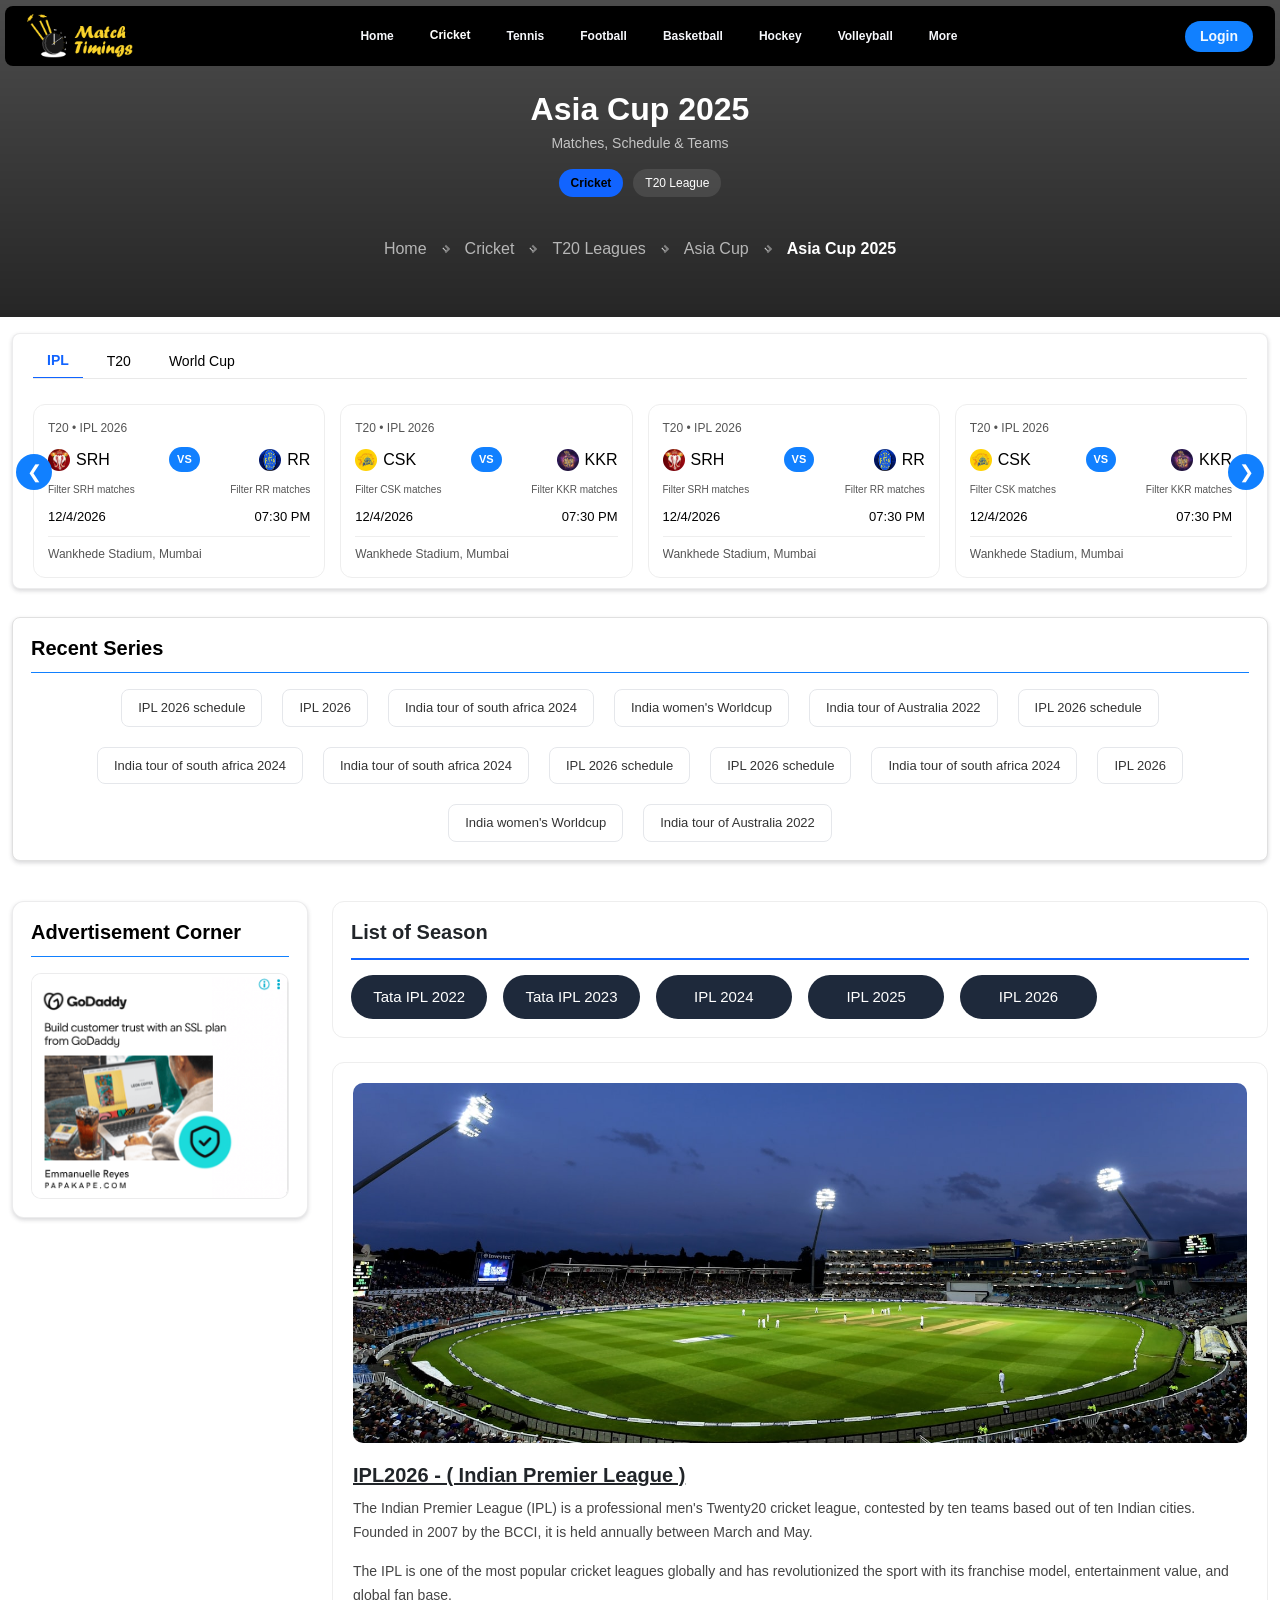
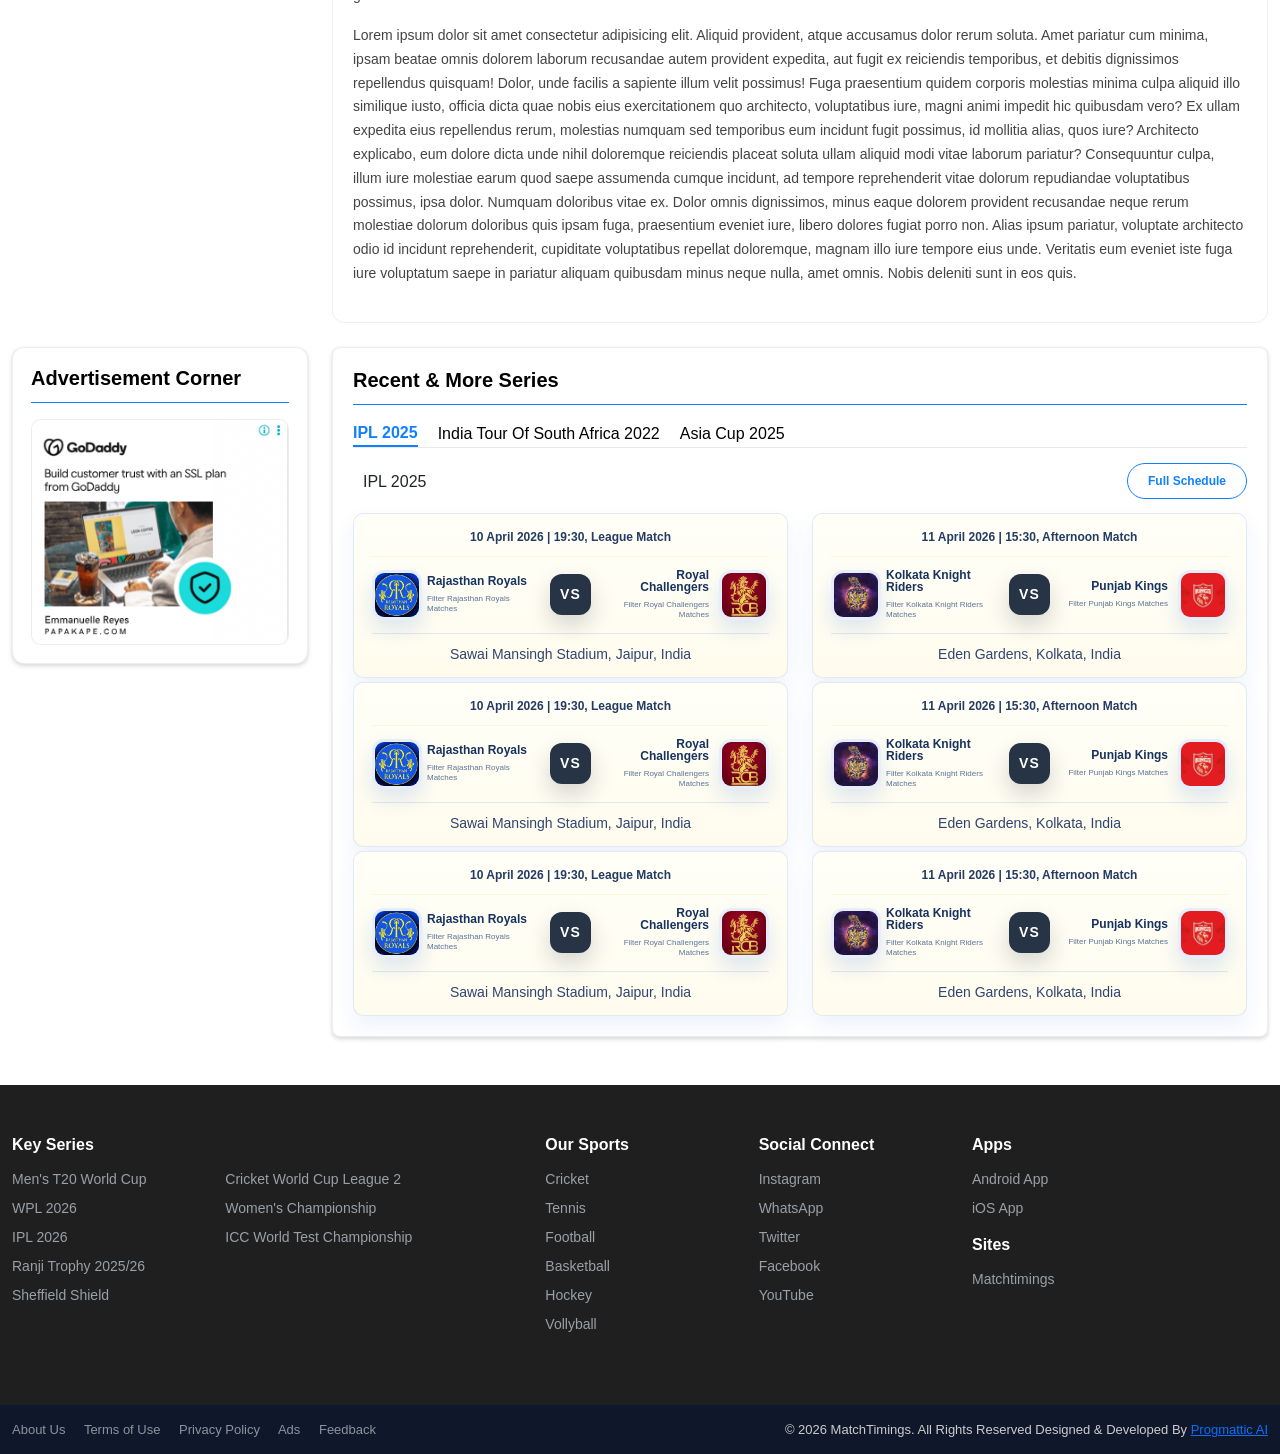
<file: details.html>
<!DOCTYPE html>
<html lang="en">

<head>
    <meta charset="UTF-8">
    <meta name="viewport" content="width=device-width, initial-scale=1.0">
    <link rel="stylesheet" href="./style/style.css">
    <link rel="stylesheet" href="./style/details.css">
    <link rel="stylesheet" href="https://cdn.jsdelivr.net/npm/bootstrap@5.3.3/dist/css/bootstrap.min.css">
    <link rel="stylesheet" href="https://cdn.jsdelivr.net/npm/swiper@11/swiper-bundle.min.css" />
    <title>matchtimming Details</title>

</head>

<body>
    <header class="site-header">
        <div class="nav-wrap">
            <a href="./index.html" class="brand" aria-label="Match Timings home">
                <img src="./assets/mt_logo.png" alt="Match Timings logo" class="brand-logo">
            </a>

            <nav class="main-nav" aria-label="Primary navigation">
                <div class="nav-shell">
                    <ul class="nav-links" id="navLinks">
                        <li><a href="./index.html"><button class="nav-item" data-menu="">Home</button></a></li>

                        <li><button class="nav-item active-default" data-menu="cricket">Cricket</button></li>
                        <li><button class="nav-item" data-menu="tennis">Tennis</button></li>
                        <li><button class="nav-item" data-menu="football">Football</button></li>
                        <li><button class="nav-item" data-menu="basketball">Basketball</button></li>
                        <li><button class="nav-item" data-menu="hockey">Hockey</button></li>
                        <li><button class="nav-item" data-menu="volleyball">Volleyball</button></li>
                        <li><button class="nav-item" data-menu="more">More</button></li>
                    </ul>
                    <span class="nav-highlight" id="navHighlight" aria-hidden="true"></span>
                </div>
            </nav>

            <div class="nav-actions">

                <a href="login.html">
                    <button class="login-link">
                        Login
                    </button>
                </a>
            </div>
        </div>

        <div class="mega-menu" id="megaMenu" aria-hidden="true">
            <div class="mega-menu-inner" id="megaContent"></div>
        </div>
    </header>
    <main>
        <section class="breadcrumb-hero">
            <div class="breadcrumb-overlay"></div>

            <div class="container">
                <div class="breadcrumb-content">



                    <div class="breadcrumb-title-wrap">
                        <h1 class="page-title"> Asia Cup 2025</h1>
                        <p class="page-subtitle"> Matches, Schedule & Teams</p>

                        <div class="breadcrumb-tags">
                            <span class="tag live">Cricket</span>
                            <span class="tag">T20 League</span>
                        </div>
                    </div>
                    <nav class="breadcrumb modern-breadcrumb">
                        <a href="#">Home</a>
                        <span class="divider"></span>

                        <a href="#">Cricket</a>
                        <span class="divider"></span>

                        <a href="#">T20 Leagues</a>
                        <span class="divider"></span>

                        <a href="#">Asia Cup</a>
                        <span class="divider"></span>

                        <span class="active">Asia Cup 2025</span>
                    </nav>

                </div>
            </div>
        </section>
        <section class="matches-tab mt-3">
            <div class="container">
                <div class="match-widget position-relative">

                    <!-- Tabs -->
                    <div class="mw-tabs">
                        <button class="mw-tab active" data-tab="ipl">IPL</button>
                        <button class="mw-tab" data-tab="t20">T20</button>
                        <button class="mw-tab" data-tab="wc">World Cup</button>
                    </div>

                    <!-- ================= IPL ================= -->
                    <div class="mw-content active" id="ipl">

                        <div class="mw-nav">
                            <button class="mw-btn mw-prev">&#10094;</button>
                            <button class="mw-btn mw-next">&#10095;</button>
                        </div>

                        <div class="mw-cards swiper">
                            <div class="swiper-wrapper">

                                <!-- CARD -->
                                <div class="mw-card swiper-slide">
                                    <div class="mw-head">T20 • IPL 2026</div>

                                    <div class="mw-teams">
                                        <div class="mw-team">
                                            <img src="./assets/lsg.jpg">
                                            <span>SRH</span>
                                        </div>

                                        <div class="mw-vs">VS</div>

                                        <div class="mw-team">
                                            <img src="./assets/rr.jpg">
                                            <span>RR</span>
                                        </div>
                                    </div>

                                    <div class="filter-matches">
                                        <a>Filter SRH matches </a>
                                        <a>Filter RR matches </a>
                                    </div>

                                    <div class="mw-time">
                                        <span>12/4/2026</span>
                                        <span>07:30 PM</span>
                                    </div>

                                    <div class="mw-footer">
                                        <span class="stadium-name">Wankhede Stadium, Mumbai</span>
                                    </div>
                                </div>

                                <!-- COPY ALL YOUR OTHER CARDS SAME WAY -->
                                <!-- JUST ADD swiper-slide class -->

                                <!-- Example -->
                                <div class="mw-card swiper-slide">
                                    <div class="mw-head">T20 • IPL 2026</div>

                                    <div class="mw-teams">
                                        <div class="mw-team">
                                            <img src="./assets/csk.jpg">
                                            <span>CSK</span>
                                        </div>
                                        <div class="mw-vs">VS</div>
                                        <div class="mw-team">
                                            <img src="./assets/kkr.jpg">
                                            <span>KKR</span>
                                        </div>
                                    </div>

                                    <div class="filter-matches">
                                        <a>Filter CSK matches </a>
                                        <a>Filter KKR matches </a>
                                    </div>

                                    <div class="mw-time">
                                        <span>12/4/2026</span>
                                        <span>07:30 PM</span>
                                    </div>

                                    <div class="mw-footer">
                                        <span class="stadium-name">Wankhede Stadium, Mumbai</span>
                                    </div>
                                </div>
                                <div class="mw-card swiper-slide">
                                    <div class="mw-head">T20 • IPL 2026</div>

                                    <div class="mw-teams">
                                        <div class="mw-team">
                                            <img src="./assets/lsg.jpg">
                                            <span>SRH</span>
                                        </div>

                                        <!-- ✅ NEW VS LOGO -->
                                        <div class="mw-vs">VS</div>

                                        <div class="mw-team">
                                            <img src="./assets/rr.jpg">
                                            <span>RR</span>
                                        </div>
                                    </div>

                                    <div class="filter-matches">
                                        <a>Filter SRH matches </a>
                                        <a>Filter RR matches </a>
                                    </div>
                                    <div class="mw-time">
                                        <span>12/4/2026</span>
                                        <span>07:30 PM</span>
                                    </div>

                                    <!-- ✅ NEW FOOTER -->
                                    <div class="mw-footer">
                                        <span class="stadium-name">Wankhede Stadium, Mumbai</span>
                                    </div>
                                </div>

                                <div class="mw-card swiper-slide">
                                    <div class="mw-head">T20 • IPL 2026</div>

                                    <div class="mw-teams">
                                        <div class="mw-team">
                                            <img src="./assets/csk.jpg">
                                            <span>CSK</span>
                                        </div>
                                        <div class="mw-vs">VS</div>
                                        <div class="mw-team">
                                            <img src="./assets/kkr.jpg">
                                            <span>KKR</span>
                                        </div>
                                    </div>
                                    <div class="filter-matches">
                                        <a>Filter CSK matches </a>
                                        <a>Filter KKR matches </a>
                                    </div>
                                    <div class="mw-time"><span>12/4/2026</span> <span>07:30 PM</span></div>

                                    <div class="mw-footer">
                                        <span class="stadium-name">Wankhede Stadium, Mumbai</span>
                                    </div>

                                </div>

                                <div class="mw-card swiper-slide">
                                    <div class="mw-head">T20 • IPL 2026</div>

                                    <div class="mw-teams">
                                        <div class="mw-team">
                                            <img src="./assets/lsg.jpg">
                                            <span>LSG</span>
                                        </div>
                                        <div class="mw-vs">VS</div>
                                        <div class="mw-team">
                                            <img src="./assets/gt.jpg">
                                            <span>GT</span>
                                        </div>
                                    </div>
                                    <div class="filter-matches">
                                        <a>Filter LSG matches </a>
                                        <a>Filter GT matches </a>
                                    </div>
                                    <div class="mw-time"><span>12/4/2026</span> <span>07:30 PM</span></div>

                                    <div class="mw-footer">
                                        <span class="stadium-name">Wankhede Stadium, Mumbai</span>
                                    </div>


                                </div>

                                <div class="mw-card swiper-slide">
                                    <div class="mw-head">T20 • IPL 2026</div>

                                    <div class="mw-teams">
                                        <div class="mw-team">
                                            <img src="./assets/csk.jpg">
                                            <span>CSK</span>
                                        </div>
                                        <div class="mw-vs">VS</div>
                                        <div class="mw-team">
                                            <img src="./assets/kkr.jpg">
                                            <span>KKR</span>
                                        </div>
                                    </div>
                                    <div class="filter-matches">
                                        <a>Filter CSK matches </a>
                                        <a>Filter KKR matches </a>
                                    </div>
                                    <div class="mw-time"><span>12/4/2026</span> <span>07:30 PM</span></div>

                                    <div class="mw-footer">
                                        <span class="stadium-name">Wankhede Stadium, Mumbai</span>
                                    </div>
                                </div>
                                <div class="mw-card swiper-slide">
                                    <div class="mw-head">T20 • IPL 2026</div>

                                    <div class="mw-teams">
                                        <div class="mw-team">
                                            <img src="./assets/lsg.jpg">
                                            <span>SRH</span>
                                        </div>
                                        <div class="mw-vs">VS</div>
                                        <div class="mw-team">
                                            <img src="./assets/rr.jpg">
                                            <span>RR</span>
                                        </div>
                                    </div>
                                    <div class="filter-matches">
                                        <a>Filter SRH matches </a>
                                        <a>Filter RR matches </a>
                                    </div>
                                    <div class="mw-time"><span>12/4/2026</span> <span>07:30 PM</span></div>

                                    <div class="mw-footer">
                                        <span class="stadium-name">Wankhede Stadium, Mumbai</span>
                                    </div>
                                </div>
                                <div class="mw-card swiper-slide">
                                    <div class="mw-head">T20 • IPL 2026</div>

                                    <div class="mw-teams">
                                        <div class="mw-team">
                                            <img src="./assets/csk.jpg">
                                            <span>CSK</span>
                                        </div>
                                        <div class="mw-vs">VS</div>
                                        <div class="mw-team">
                                            <img src="./assets/kkr.jpg">
                                            <span>KKR</span>
                                        </div>
                                    </div>
                                    <div class="filter-matches">
                                        <a>Filter CSK matches </a>
                                        <a>Filter KKR matches </a>
                                    </div>
                                    <div class="mw-time"><span>12/4/2026</span> <span>07:30 PM</span></div>
                                    <div class="mw-footer">
                                        <span class="stadium-name">Wankhede Stadium, Mumbai</span>
                                    </div>

                                </div>
                                <div class="mw-card swiper-slide">
                                    <div class="mw-head">T20 • IPL 2026</div>

                                    <div class="mw-teams">
                                        <div class="mw-team">
                                            <img src="./assets/lsg.jpg">
                                            <span>SRH</span>
                                        </div>
                                        <div class="mw-vs">VS</div>
                                        <div class="mw-team">
                                            <img src="./assets/rr.jpg">
                                            <span>RR</span>
                                        </div>
                                    </div>
                                    <div class="filter-matches">
                                        <a>Filter SRH matches </a>
                                        <a>Filter RR matches </a>
                                    </div>
                                    <div class="mw-time"><span>12/4/2026</span> <span>07:30 PM</span></div>
                                    <div class="mw-footer">
                                        <span class="stadium-name">Wankhede Stadium, Mumbai</span>
                                    </div>

                                </div>

                            </div>
                        </div>
                    </div>

                    <!-- ================= T20 ================= -->
                    <div class="mw-content" id="t20">
                        <div class="mw-nav">
                            <button class="mw-btn mw-prev">&#10094;</button>
                            <button class="mw-btn mw-next">&#10095;</button>
                        </div>

                        <div class="mw-cards  swiper">
                            <div class="swiper-wrapper">
                                <div class="mw-card swiper-slide">
                                    <div class="mw-head">T20 • IPL 2026</div>

                                    <div class="mw-teams">
                                        <div class="mw-team">
                                            <img src="./assets/csk.jpg">
                                            <span>CSK</span>
                                        </div>
                                        <div class="mw-vs">VS</div>
                                        <div class="mw-team">
                                            <img src="./assets/kkr.jpg">
                                            <span>KKR</span>
                                        </div>
                                    </div>

                                    <div class="filter-matches">
                                        <a>Filter CSK matches </a>
                                        <a>Filter KKR matches </a>
                                    </div>

                                    <div class="mw-time">
                                        <span>12/4/2026</span>
                                        <span>07:30 PM</span>
                                    </div>

                                    <div class="mw-footer">
                                        <span class="stadium-name">Wankhede Stadium, Mumbai</span>
                                    </div>
                                </div>
                                <div class="mw-card swiper-slide">
                                    <div class="mw-head">T20 • IPL 2026</div>

                                    <div class="mw-teams">
                                        <div class="mw-team">
                                            <img src="./assets/lsg.jpg">
                                            <span>SRH</span>
                                        </div>

                                        <!-- ✅ NEW VS LOGO -->
                                        <div class="mw-vs">VS</div>

                                        <div class="mw-team">
                                            <img src="./assets/rr.jpg">
                                            <span>RR</span>
                                        </div>
                                    </div>

                                    <div class="filter-matches">
                                        <a>Filter SRH matches </a>
                                        <a>Filter RR matches </a>
                                    </div>
                                    <div class="mw-time">
                                        <span>12/4/2026</span>
                                        <span>07:30 PM</span>
                                    </div>

                                    <!-- ✅ NEW FOOTER -->
                                    <div class="mw-footer">
                                        <span class="stadium-name">Wankhede Stadium, Mumbai</span>
                                    </div>
                                </div>

                                <div class="mw-card swiper-slide">
                                    <div class="mw-head">T20 • IPL 2026</div>

                                    <div class="mw-teams">
                                        <div class="mw-team">
                                            <img src="./assets/csk.jpg">
                                            <span>CSK</span>
                                        </div>
                                        <div class="mw-vs">VS</div>
                                        <div class="mw-team">
                                            <img src="./assets/kkr.jpg">
                                            <span>KKR</span>
                                        </div>
                                    </div>
                                    <div class="filter-matches">
                                        <a>Filter CSK matches </a>
                                        <a>Filter KKR matches </a>
                                    </div>
                                    <div class="mw-time"><span>12/4/2026</span> <span>07:30 PM</span></div>

                                    <div class="mw-footer">
                                        <span class="stadium-name">Wankhede Stadium, Mumbai</span>
                                    </div>

                                </div>

                                <div class="mw-card swiper-slide">
                                    <div class="mw-head">T20 • IPL 2026</div>

                                    <div class="mw-teams">
                                        <div class="mw-team">
                                            <img src="./assets/lsg.jpg">
                                            <span>LSG</span>
                                        </div>
                                        <div class="mw-vs">VS</div>
                                        <div class="mw-team">
                                            <img src="./assets/gt.jpg">
                                            <span>GT</span>
                                        </div>
                                    </div>
                                    <div class="filter-matches">
                                        <a>Filter LSG matches </a>
                                        <a>Filter GT matches </a>
                                    </div>
                                    <div class="mw-time"><span>12/4/2026</span> <span>07:30 PM</span></div>

                                    <div class="mw-footer">
                                        <span class="stadium-name">Wankhede Stadium, Mumbai</span>
                                    </div>


                                </div>

                                <div class="mw-card swiper-slide">
                                    <div class="mw-head">T20 • IPL 2026</div>

                                    <div class="mw-teams">
                                        <div class="mw-team">
                                            <img src="./assets/csk.jpg">
                                            <span>CSK</span>
                                        </div>
                                        <div class="mw-vs">VS</div>
                                        <div class="mw-team">
                                            <img src="./assets/kkr.jpg">
                                            <span>KKR</span>
                                        </div>
                                    </div>
                                    <div class="filter-matches">
                                        <a>Filter CSK matches </a>
                                        <a>Filter KKR matches </a>
                                    </div>
                                    <div class="mw-time"><span>12/4/2026</span> <span>07:30 PM</span></div>

                                    <div class="mw-footer">
                                        <span class="stadium-name">Wankhede Stadium, Mumbai</span>
                                    </div>
                                </div>
                                <div class="mw-card swiper-slide">
                                    <div class="mw-head">T20 • IPL 2026</div>

                                    <div class="mw-teams">
                                        <div class="mw-team">
                                            <img src="./assets/lsg.jpg">
                                            <span>SRH</span>
                                        </div>
                                        <div class="mw-vs">VS</div>
                                        <div class="mw-team">
                                            <img src="./assets/rr.jpg">
                                            <span>RR</span>
                                        </div>
                                    </div>
                                    <div class="filter-matches">
                                        <a>Filter SRH matches </a>
                                        <a>Filter RR matches </a>
                                    </div>
                                    <div class="mw-time"><span>12/4/2026</span> <span>07:30 PM</span></div>

                                    <div class="mw-footer">
                                        <span class="stadium-name">Wankhede Stadium, Mumbai</span>
                                    </div>
                                </div>
                                <div class="mw-card swiper-slide">
                                    <div class="mw-head">T20 • IPL 2026</div>

                                    <div class="mw-teams">
                                        <div class="mw-team">
                                            <img src="./assets/csk.jpg">
                                            <span>CSK</span>
                                        </div>
                                        <div class="mw-vs">VS</div>
                                        <div class="mw-team">
                                            <img src="./assets/kkr.jpg">
                                            <span>KKR</span>
                                        </div>
                                    </div>
                                    <div class="filter-matches">
                                        <a>Filter CSK matches </a>
                                        <a>Filter KKR matches </a>
                                    </div>
                                    <div class="mw-time"><span>12/4/2026</span> <span>07:30 PM</span></div>
                                    <div class="mw-footer">
                                        <span class="stadium-name">Wankhede Stadium, Mumbai</span>
                                    </div>

                                </div>
                                <div class="mw-card swiper-slide">
                                    <div class="mw-head">T20 • IPL 2026</div>

                                    <div class="mw-teams">
                                        <div class="mw-team">
                                            <img src="./assets/lsg.jpg">
                                            <span>SRH</span>
                                        </div>
                                        <div class="mw-vs">VS</div>
                                        <div class="mw-team">
                                            <img src="./assets/rr.jpg">
                                            <span>RR</span>
                                        </div>
                                    </div>
                                    <div class="filter-matches">
                                        <a>Filter SRH matches </a>
                                        <a>Filter RR matches </a>
                                    </div>
                                    <div class="mw-time"><span>12/4/2026</span> <span>07:30 PM</span></div>
                                    <div class="mw-footer">
                                        <span class="stadium-name">Wankhede Stadium, Mumbai</span>
                                    </div>

                                </div>

                            </div>

                        </div>
                    </div>

                    <!-- ================= WORLD CUP ================= -->
                    <div class="mw-content" id="wc">
                        <div class="mw-nav">
                            <button class="mw-btn mw-prev">&#10094;</button>
                            <button class="mw-btn mw-next">&#10095;</button>
                        </div>

                        <div class="mw-cards swiper">
                            <div class="swiper-wrapper">
                                <div class="mw-card swiper-slide">
                                    <div class="mw-head">T20 • IPL 2026</div>

                                    <div class="mw-teams">
                                        <div class="mw-team">
                                            <img src="./assets/csk.jpg">
                                            <span>CSK</span>
                                        </div>
                                        <div class="mw-vs">VS</div>
                                        <div class="mw-team">
                                            <img src="./assets/kkr.jpg">
                                            <span>KKR</span>
                                        </div>
                                    </div>

                                    <div class="filter-matches">
                                        <a>Filter CSK matches </a>
                                        <a>Filter KKR matches </a>
                                    </div>

                                    <div class="mw-time">
                                        <span>12/4/2026</span>
                                        <span>07:30 PM</span>
                                    </div>

                                    <div class="mw-footer">
                                        <span class="stadium-name">Wankhede Stadium, Mumbai</span>
                                    </div>
                                </div>
                                <div class="mw-card swiper-slide">
                                    <div class="mw-head">T20 • IPL 2026</div>

                                    <div class="mw-teams">
                                        <div class="mw-team">
                                            <img src="./assets/lsg.jpg">
                                            <span>SRH</span>
                                        </div>

                                        <!-- ✅ NEW VS LOGO -->
                                        <div class="mw-vs">VS</div>

                                        <div class="mw-team">
                                            <img src="./assets/rr.jpg">
                                            <span>RR</span>
                                        </div>
                                    </div>

                                    <div class="filter-matches">
                                        <a>Filter SRH matches </a>
                                        <a>Filter RR matches </a>
                                    </div>
                                    <div class="mw-time">
                                        <span>12/4/2026</span>
                                        <span>07:30 PM</span>
                                    </div>

                                    <!-- ✅ NEW FOOTER -->
                                    <div class="mw-footer">
                                        <span class="stadium-name">Wankhede Stadium, Mumbai</span>
                                    </div>
                                </div>

                                <div class="mw-card swiper-slide">
                                    <div class="mw-head">T20 • IPL 2026</div>

                                    <div class="mw-teams">
                                        <div class="mw-team">
                                            <img src="./assets/csk.jpg">
                                            <span>CSK</span>
                                        </div>
                                        <div class="mw-vs">VS</div>
                                        <div class="mw-team">
                                            <img src="./assets/kkr.jpg">
                                            <span>KKR</span>
                                        </div>
                                    </div>
                                    <div class="filter-matches">
                                        <a>Filter CSK matches </a>
                                        <a>Filter KKR matches </a>
                                    </div>
                                    <div class="mw-time"><span>12/4/2026</span> <span>07:30 PM</span></div>

                                    <div class="mw-footer">
                                        <span class="stadium-name">Wankhede Stadium, Mumbai</span>
                                    </div>

                                </div>

                                <div class="mw-card swiper-slide">
                                    <div class="mw-head">T20 • IPL 2026</div>

                                    <div class="mw-teams">
                                        <div class="mw-team">
                                            <img src="./assets/lsg.jpg">
                                            <span>LSG</span>
                                        </div>
                                        <div class="mw-vs">VS</div>
                                        <div class="mw-team">
                                            <img src="./assets/gt.jpg">
                                            <span>GT</span>
                                        </div>
                                    </div>
                                    <div class="filter-matches">
                                        <a>Filter LSG matches </a>
                                        <a>Filter GT matches </a>
                                    </div>
                                    <div class="mw-time"><span>12/4/2026</span> <span>07:30 PM</span></div>

                                    <div class="mw-footer">
                                        <span class="stadium-name">Wankhede Stadium, Mumbai</span>
                                    </div>


                                </div>

                                <div class="mw-card swiper-slide">
                                    <div class="mw-head">T20 • IPL 2026</div>

                                    <div class="mw-teams">
                                        <div class="mw-team">
                                            <img src="./assets/csk.jpg">
                                            <span>CSK</span>
                                        </div>
                                        <div class="mw-vs">VS</div>
                                        <div class="mw-team">
                                            <img src="./assets/kkr.jpg">
                                            <span>KKR</span>
                                        </div>
                                    </div>
                                    <div class="filter-matches">
                                        <a>Filter CSK matches </a>
                                        <a>Filter KKR matches </a>
                                    </div>
                                    <div class="mw-time"><span>12/4/2026</span> <span>07:30 PM</span></div>

                                    <div class="mw-footer">
                                        <span class="stadium-name">Wankhede Stadium, Mumbai</span>
                                    </div>
                                </div>
                                <div class="mw-card swiper-slide">
                                    <div class="mw-head">T20 • IPL 2026</div>

                                    <div class="mw-teams">
                                        <div class="mw-team">
                                            <img src="./assets/lsg.jpg">
                                            <span>SRH</span>
                                        </div>
                                        <div class="mw-vs">VS</div>
                                        <div class="mw-team">
                                            <img src="./assets/rr.jpg">
                                            <span>RR</span>
                                        </div>
                                    </div>
                                    <div class="filter-matches">
                                        <a>Filter SRH matches </a>
                                        <a>Filter RR matches </a>
                                    </div>
                                    <div class="mw-time"><span>12/4/2026</span> <span>07:30 PM</span></div>

                                    <div class="mw-footer">
                                        <span class="stadium-name">Wankhede Stadium, Mumbai</span>
                                    </div>
                                </div>
                                <div class="mw-card swiper-slide">
                                    <div class="mw-head">T20 • IPL 2026</div>

                                    <div class="mw-teams">
                                        <div class="mw-team">
                                            <img src="./assets/csk.jpg">
                                            <span>CSK</span>
                                        </div>
                                        <div class="mw-vs">VS</div>
                                        <div class="mw-team">
                                            <img src="./assets/kkr.jpg">
                                            <span>KKR</span>
                                        </div>
                                    </div>
                                    <div class="filter-matches">
                                        <a>Filter CSK matches </a>
                                        <a>Filter KKR matches </a>
                                    </div>
                                    <div class="mw-time"><span>12/4/2026</span> <span>07:30 PM</span></div>
                                    <div class="mw-footer">
                                        <span class="stadium-name">Wankhede Stadium, Mumbai</span>
                                    </div>

                                </div>
                                <div class="mw-card swiper-slide">
                                    <div class="mw-head">T20 • IPL 2026</div>

                                    <div class="mw-teams">
                                        <div class="mw-team">
                                            <img src="./assets/lsg.jpg">
                                            <span>SRH</span>
                                        </div>
                                        <div class="mw-vs">VS</div>
                                        <div class="mw-team">
                                            <img src="./assets/rr.jpg">
                                            <span>RR</span>
                                        </div>
                                    </div>
                                    <div class="filter-matches">
                                        <a>Filter SRH matches </a>
                                        <a>Filter RR matches </a>
                                    </div>
                                    <div class="mw-time"><span>12/4/2026</span> <span>07:30 PM</span></div>
                                    <div class="mw-footer">
                                        <span class="stadium-name">Wankhede Stadium, Mumbai</span>
                                    </div>

                                </div>
                                <!-- SAME CARDS -->

                            </div>
                        </div>
                    </div>

                </div>
            </div>
        </section>
        <section class="matches-showcase">
            <div class="container">

                <div class="row g-4 align-items-start">
                    <div class="col-12">
                        <section class="recent-stories mb-3">
                                <div class="row">
                                    <div class="col-12">
                                        <div class="showcase-card recent-series-card h-100">
                                            <div class="col-12">

                                                <div class="showcase-head">
                                                    <h3>Recent Series</h3>
                                                </div>
                                            </div>
                                            <div class="col-12">
                                                <div class="col-12">
                                                    <div class="stories">

                                                        <div class="recent-story"><a href="#">IPL 2026 schedule</a>
                                                        </div>
                                                        <div class="recent-story"><a href="#">IPL 2026</a></div>
                                                        <div class="recent-story"><a href="#">India tour of south africa
                                                                2024</a>
                                                        </div>
                                                        <div class="recent-story"><a href="#">India women's Worldcup</a>
                                                        </div>
                                                        <div class="recent-story"><a href="#">India tour of Australia
                                                                2022</a>
                                                        </div>
                                                        <div class="recent-story"><a href="#">IPL 2026 schedule</a>
                                                        </div>
                                                        <div class="recent-story"><a href="#">India tour of south africa
                                                                2024</a>
                                                        </div>


                                                        <div class="recent-story"><a href="#">India tour of south africa
                                                                2024</a>
                                                        </div>
                                                        <div class="recent-story"><a href="#">IPL 2026 schedule</a>
                                                        </div>
                                                        <div class="recent-story"><a href="#">IPL 2026 schedule</a>
                                                        </div>
                                                        <div class="recent-story"><a href="#">India tour of south africa
                                                                2024</a>
                                                        </div>
                                                        <div class="recent-story"><a href="#">IPL 2026</a></div>
                                                        <div class="recent-story"><a href="#">India women's Worldcup</a>
                                                        </div>
                                                        <div class="recent-story"><a href="#">India tour of Australia
                                                                2022</a>
                                                        </div>
                                                    </div>
                                                </div>
                                            </div>

                                        </div>
                                    </div>
                                </div>
                        </section>
                    </div>
                    <div class="col-12 col-md-3">
                        <article class="showcase-card ad-showcase-card h-100">
                            <div class="showcase-head">
                                <h3>Advertisement Corner</h3>
                            </div>
                            <aside class="ad-panel ad-panel-card">
                                <img src="./assets/add-card.png" alt="Advertisement example right" class="ad-image">
                            </aside>
                        </article>

                    </div>

                    <div class="col-12 col-md-9">


                        <div class="season-box">

                            <div class="season-header">
                                <h4>List of Season</h4>
                            </div>

                            <div class="row g-3">

                                <div class="col-md-2">
                                    <a href="#" class="season-card">
                                        <span>Tata IPL 2022</span>
                                    </a>
                                </div>

                                <div class="col-md-2">
                                    <a href="#" class="season-card">
                                        <span>Tata IPL 2023</span>
                                    </a>
                                </div>

                                <div class="col-md-2">
                                    <a href="#" class="season-card">
                                        <span>IPL 2024</span>
                                    </a>
                                </div>

                                <div class="col-md-2">
                                    <a href="#" class="season-card">
                                        <span>IPL 2025</span>
                                    </a>
                                </div>

                                <div class="col-md-2">
                                    <a href="#" class="season-card">
                                        <span>IPL 2026</span>
                                    </a>
                                </div>

                            </div>
                        </div>

                        <div class="season-content mt-4">
                            
                            <div class="season-image">
                                <img src="./assets/bg-upper.jfif"
                                alt="Cricket">
                            </div>
                            
                            <h4 class="content-title">IPL2026 - ( Indian Premier League )</h4>

                            <p>
                                The Indian Premier League (IPL) is a professional men's Twenty20 cricket league,
                                contested by ten teams based out of ten Indian cities. Founded in 2007 by the BCCI,
                                it is held annually between March and May.
                            </p>

                            <p>
                                The IPL is one of the most popular cricket leagues globally and has revolutionized
                                the sport with its franchise model, entertainment value, and global fan base.
                            </p>
                            <p>Lorem ipsum dolor sit amet consectetur adipisicing elit. Aliquid provident, atque
                                accusamus dolor rerum soluta. Amet pariatur cum minima, ipsam beatae omnis dolorem
                                laborum recusandae autem provident expedita, aut fugit ex reiciendis temporibus, et
                                debitis dignissimos repellendus quisquam! Dolor, unde facilis a sapiente illum velit
                                possimus! Fuga praesentium quidem corporis molestias minima culpa aliquid illo similique
                                iusto, officia dicta quae nobis eius exercitationem quo architecto, voluptatibus iure,
                                magni animi impedit hic quibusdam vero? Ex ullam expedita eius repellendus rerum,
                                molestias numquam sed temporibus eum incidunt fugit possimus, id mollitia alias, quos
                                iure? Architecto explicabo, eum dolore dicta unde nihil doloremque reiciendis placeat
                                soluta ullam aliquid modi vitae laborum pariatur? Consequuntur culpa, illum iure
                                molestiae earum quod saepe assumenda cumque incidunt, ad tempore reprehenderit vitae
                                dolorum repudiandae voluptatibus possimus, ipsa dolor. Numquam doloribus vitae ex. Dolor
                                omnis dignissimos, minus eaque dolorem provident recusandae neque rerum molestiae
                                dolorum doloribus quis ipsam fuga, praesentium eveniet iure, libero dolores fugiat porro
                                non. Alias ipsum pariatur, voluptate architecto odio id incidunt reprehenderit,
                                cupiditate voluptatibus repellat doloremque, magnam illo iure tempore eius unde.
                                Veritatis eum eveniet iste fuga iure voluptatum saepe in pariatur aliquam quibusdam
                                minus neque nulla, amet omnis. Nobis deleniti sunt in eos quis.</p>

                        </div>

                    </div>
                    <div class="col-12 col-lg-3">
                        <article class="showcase-card ad-showcase-card h-100">
                            <div class="showcase-head">
                                <h3>Advertisement Corner</h3>
                            </div>
                            <aside class="ad-panel ad-panel-card">
                                <img src="./assets/add-card.png" alt="Advertisement example right" class="ad-image">
                            </aside>
                        </article>

                    </div>
                    <div class="col-12 col-lg-9">
                        <section class="matches-tab-2">
                            <div class="match-widget-2 position-relative">
                                <div class="showcase-head">
                                    <h3>Recent & More Series</h3>
                                </div>

                                <!-- Tabs -->
                                <div class="mw2-tabs">
                                    <button class="mw2-tab active" data-tab="ipl2">IPL 2025</button>
                                    <button class="mw2-tab" data-tab="t202">India Tour Of South Africa
                                        2022</button>
                                    <button class="mw2-tab" data-tab="wc2">Asia Cup 2025</button>
                                </div>

                                <!-- ================= IPL ================= -->
                                <div class="mw2-content active" id="ipl2">
                                    <div class="row gap-1">
                                        <div class="matchtabs-head">
                                            <h3>IPL 2025</h3>
                                            <a class="main-btn">
                                                Full Schedule
                                            </a>
                                        </div>

                                        <div class="col-12">
                                            <div class="row">
                                                <div class="col-md-6 col-12">
                                                    <div class="match-item ">
                                                        <div class="match-topline">10 April 2026 | 19:30,
                                                            League
                                                            Match</div>
                                                        <div class="match-scoreline">
                                                            <div class="team-box">
                                                                <img src="./assets/rr.jpg" alt="RR team logo"
                                                                    class="team-logo">
                                                                <div class="team-copy">
                                                                    <strong>Rajasthan Royals</strong>
                                                                    <span>Filter Rajasthan Royals
                                                                        Matches</span>
                                                                </div>
                                                            </div>
                                                            <span class="versus">VS</span>
                                                            <div class="team-box2">
                                                                <div class="team-copy">
                                                                    <strong>Royal Challengers</strong>
                                                                    <span>Filter Royal Challengers
                                                                        Matches</span>
                                                                </div>
                                                                <img src="./assets/rcb.jpg" alt="RCB team logo"
                                                                    class="team-logo">
                                                            </div>
                                                        </div>
                                                        <div class="match-venue">Sawai Mansingh Stadium,
                                                            Jaipur,
                                                            India</div>
                                                    </div>
                                                </div>
                                                <div class="col-md-6 col-12">
                                                    <div class="match-item col-12 col-md-4 swiper-slide">
                                                        <div class="match-topline">11 April 2026 | 15:30,
                                                            Afternoon Match
                                                        </div>
                                                        <div class="match-scoreline">
                                                            <div class="team-box">
                                                                <img src="./assets/kkr.jpg" alt="KKR team logo"
                                                                    class="team-logo">
                                                                <div class="team-copy">
                                                                    <strong>Kolkata Knight Riders</strong>
                                                                    <span>Filter Kolkata Knight Riders
                                                                        Matches</span>
                                                                </div>
                                                            </div>
                                                            <span class="versus">VS</span>
                                                            <div class="team-box2">
                                                                <div class="team-copy">
                                                                    <strong>Punjab Kings</strong>
                                                                    <span>Filter Punjab Kings Matches</span>
                                                                </div>
                                                                <img src="./assets/pbks.jpg" alt="PBKS team logo"
                                                                    class="team-logo">
                                                            </div>
                                                        </div>
                                                        <div class="match-venue">Eden Gardens, Kolkata,
                                                            India
                                                        </div>
                                                    </div>
                                                </div>
                                            </div>

                                        </div>
                                        <div class="col-12">

                                            <div class="row">
                                                <div class="col-md-6 col-12">
                                                    <div class="match-item ">
                                                        <div class="match-topline">10 April 2026 | 19:30,
                                                            League
                                                            Match</div>
                                                        <div class="match-scoreline">
                                                            <div class="team-box">
                                                                <img src="./assets/rr.jpg" alt="RR team logo"
                                                                    class="team-logo">
                                                                <div class="team-copy">
                                                                    <strong>Rajasthan Royals</strong>
                                                                    <span>Filter Rajasthan Royals
                                                                        Matches</span>
                                                                </div>
                                                            </div>
                                                            <span class="versus">VS</span>
                                                            <div class="team-box2">
                                                                <div class="team-copy">
                                                                    <strong>Royal Challengers</strong>
                                                                    <span>Filter Royal Challengers
                                                                        Matches</span>
                                                                </div>
                                                                <img src="./assets/rcb.jpg" alt="RCB team logo"
                                                                    class="team-logo">
                                                            </div>
                                                        </div>
                                                        <div class="match-venue">Sawai Mansingh Stadium,
                                                            Jaipur,
                                                            India</div>
                                                    </div>
                                                </div>
                                                <div class="col-md-6 col-12">
                                                    <div class="match-item col-12 col-md-4 swiper-slide">
                                                        <div class="match-topline">11 April 2026 | 15:30,
                                                            Afternoon Match
                                                        </div>
                                                        <div class="match-scoreline">
                                                            <div class="team-box">
                                                                <img src="./assets/kkr.jpg" alt="KKR team logo"
                                                                    class="team-logo">
                                                                <div class="team-copy">
                                                                    <strong>Kolkata Knight Riders</strong>
                                                                    <span>Filter Kolkata Knight Riders
                                                                        Matches</span>
                                                                </div>
                                                            </div>
                                                            <span class="versus">VS</span>
                                                            <div class="team-box2">
                                                                <div class="team-copy">
                                                                    <strong>Punjab Kings</strong>
                                                                    <span>Filter Punjab Kings Matches</span>
                                                                </div>
                                                                <img src="./assets/pbks.jpg" alt="PBKS team logo"
                                                                    class="team-logo">
                                                            </div>
                                                        </div>
                                                        <div class="match-venue">Eden Gardens, Kolkata,
                                                            India
                                                        </div>
                                                    </div>
                                                </div>
                                            </div>

                                        </div>
                                        <div class="col-12">

                                            <div class="row">
                                                <div class="col-md-6 col-12">
                                                    <div class="match-item ">
                                                        <div class="match-topline">10 April 2026 | 19:30,
                                                            League
                                                            Match</div>
                                                        <div class="match-scoreline">
                                                            <div class="team-box">
                                                                <img src="./assets/rr.jpg" alt="RR team logo"
                                                                    class="team-logo">
                                                                <div class="team-copy">
                                                                    <strong>Rajasthan Royals</strong>
                                                                    <span>Filter Rajasthan Royals
                                                                        Matches</span>
                                                                </div>
                                                            </div>
                                                            <span class="versus">VS</span>
                                                            <div class="team-box2">
                                                                <div class="team-copy">
                                                                    <strong>Royal Challengers</strong>
                                                                    <span>Filter Royal Challengers
                                                                        Matches</span>
                                                                </div>
                                                                <img src="./assets/rcb.jpg" alt="RCB team logo"
                                                                    class="team-logo">
                                                            </div>
                                                        </div>
                                                        <div class="match-venue">Sawai Mansingh Stadium,
                                                            Jaipur,
                                                            India</div>
                                                    </div>
                                                </div>
                                                <div class="col-md-6 col-12">
                                                    <div class="match-item col-12 col-md-4 swiper-slide">
                                                        <div class="match-topline">11 April 2026 | 15:30,
                                                            Afternoon Match
                                                        </div>
                                                        <div class="match-scoreline">
                                                            <div class="team-box">
                                                                <img src="./assets/kkr.jpg" alt="KKR team logo"
                                                                    class="team-logo">
                                                                <div class="team-copy">
                                                                    <strong>Kolkata Knight Riders</strong>
                                                                    <span>Filter Kolkata Knight Riders
                                                                        Matches</span>
                                                                </div>
                                                            </div>
                                                            <span class="versus">VS</span>
                                                            <div class="team-box2">
                                                                <div class="team-copy">
                                                                    <strong>Punjab Kings</strong>
                                                                    <span>Filter Punjab Kings Matches</span>
                                                                </div>
                                                                <img src="./assets/pbks.jpg" alt="PBKS team logo"
                                                                    class="team-logo">
                                                            </div>
                                                        </div>
                                                        <div class="match-venue">Eden Gardens, Kolkata,
                                                            India
                                                        </div>
                                                    </div>
                                                </div>
                                            </div>

                                        </div>
                                    </div>


                                </div>

                                <!-- ================= T20 ================= -->
                                <div class="mw2-content" id="t202">

                                    <div class="row">
                                        <div class="matchtabs-head">
                                            <h3>India Tour Of South Africa 2022</h3>
                                            <a class="main-btn">
                                                Full Schedule
                                            </a>
                                        </div>

                                        <div class="col-12">
                                            <div class="row">
                                                <div class="col-md-6 col-12">
                                                    <div class="match-item ">
                                                        <div class="match-topline">10 April 2026 | 19:30,
                                                            League
                                                            Match</div>
                                                        <div class="match-scoreline">
                                                            <div class="team-box">
                                                                <img src="./assets/rr.jpg" alt="RR team logo"
                                                                    class="team-logo">
                                                                <div class="team-copy">
                                                                    <strong>Rajasthan Royals</strong>
                                                                    <span>Filter Rajasthan Royals
                                                                        Matches</span>
                                                                </div>
                                                            </div>
                                                            <span class="versus">VS</span>
                                                            <div class="team-box2">
                                                                <div class="team-copy">
                                                                    <strong>Royal Challengers</strong>
                                                                    <span>Filter Royal Challengers
                                                                        Matches</span>
                                                                </div>
                                                                <img src="./assets/rcb.jpg" alt="RCB team logo"
                                                                    class="team-logo">
                                                            </div>
                                                        </div>
                                                        <div class="match-venue">Sawai Mansingh Stadium,
                                                            Jaipur,
                                                            India</div>
                                                    </div>
                                                </div>
                                                <div class="col-md-6 col-12">
                                                    <div class="match-item col-12 col-md-4 swiper-slide">
                                                        <div class="match-topline">11 April 2026 | 15:30,
                                                            Afternoon Match
                                                        </div>
                                                        <div class="match-scoreline">
                                                            <div class="team-box">
                                                                <img src="./assets/kkr.jpg" alt="KKR team logo"
                                                                    class="team-logo">
                                                                <div class="team-copy">
                                                                    <strong>Kolkata Knight Riders</strong>
                                                                    <span>Filter Kolkata Knight Riders
                                                                        Matches</span>
                                                                </div>
                                                            </div>
                                                            <span class="versus">VS</span>
                                                            <div class="team-box2">
                                                                <div class="team-copy">
                                                                    <strong>Punjab Kings</strong>
                                                                    <span>Filter Punjab Kings Matches</span>
                                                                </div>
                                                                <img src="./assets/pbks.jpg" alt="PBKS team logo"
                                                                    class="team-logo">
                                                            </div>
                                                        </div>
                                                        <div class="match-venue">Eden Gardens, Kolkata,
                                                            India
                                                        </div>
                                                    </div>
                                                </div>
                                            </div>

                                        </div>
                                        <div class="col-12">

                                            <div class="row">
                                                <div class="col-md-6 col-12">
                                                    <div class="match-item ">
                                                        <div class="match-topline">10 April 2026 | 19:30,
                                                            League
                                                            Match</div>
                                                        <div class="match-scoreline">
                                                            <div class="team-box">
                                                                <img src="./assets/rr.jpg" alt="RR team logo"
                                                                    class="team-logo">
                                                                <div class="team-copy">
                                                                    <strong>Rajasthan Royals</strong>
                                                                    <span>Filter Rajasthan Royals
                                                                        Matches</span>
                                                                </div>
                                                            </div>
                                                            <span class="versus">VS</span>
                                                            <div class="team-box2">
                                                                <div class="team-copy">
                                                                    <strong>Royal Challengers</strong>
                                                                    <span>Filter Royal Challengers
                                                                        Matches</span>
                                                                </div>
                                                                <img src="./assets/rcb.jpg" alt="RCB team logo"
                                                                    class="team-logo">
                                                            </div>
                                                        </div>
                                                        <div class="match-venue">Sawai Mansingh Stadium,
                                                            Jaipur,
                                                            India</div>
                                                    </div>
                                                </div>
                                                <div class="col-md-6 col-12">
                                                    <div class="match-item col-12 col-md-4 swiper-slide">
                                                        <div class="match-topline">11 April 2026 | 15:30,
                                                            Afternoon Match
                                                        </div>
                                                        <div class="match-scoreline">
                                                            <div class="team-box">
                                                                <img src="./assets/kkr.jpg" alt="KKR team logo"
                                                                    class="team-logo">
                                                                <div class="team-copy">
                                                                    <strong>Kolkata Knight Riders</strong>
                                                                    <span>Filter Kolkata Knight Riders
                                                                        Matches</span>
                                                                </div>
                                                            </div>
                                                            <span class="versus">VS</span>
                                                            <div class="team-box2">
                                                                <div class="team-copy">
                                                                    <strong>Punjab Kings</strong>
                                                                    <span>Filter Punjab Kings Matches</span>
                                                                </div>
                                                                <img src="./assets/pbks.jpg" alt="PBKS team logo"
                                                                    class="team-logo">
                                                            </div>
                                                        </div>
                                                        <div class="match-venue">Eden Gardens, Kolkata,
                                                            India
                                                        </div>
                                                    </div>
                                                </div>
                                            </div>

                                        </div>
                                        <div class="col-12">

                                            <div class="row">
                                                <div class="col-md-6 col-12">
                                                    <div class="match-item ">
                                                        <div class="match-topline">10 April 2026 | 19:30,
                                                            League
                                                            Match</div>
                                                        <div class="match-scoreline">
                                                            <div class="team-box">
                                                                <img src="./assets/rr.jpg" alt="RR team logo"
                                                                    class="team-logo">
                                                                <div class="team-copy">
                                                                    <strong>Rajasthan Royals</strong>
                                                                    <span>Filter Rajasthan Royals
                                                                        Matches</span>
                                                                </div>
                                                            </div>
                                                            <span class="versus">VS</span>
                                                            <div class="team-box2">
                                                                <div class="team-copy">
                                                                    <strong>Royal Challengers</strong>
                                                                    <span>Filter Royal Challengers
                                                                        Matches</span>
                                                                </div>
                                                                <img src="./assets/rcb.jpg" alt="RCB team logo"
                                                                    class="team-logo">
                                                            </div>
                                                        </div>
                                                        <div class="match-venue">Sawai Mansingh Stadium,
                                                            Jaipur,
                                                            India</div>
                                                    </div>
                                                </div>
                                                <div class="col-md-6 col-12">
                                                    <div class="match-item col-12 col-md-4 swiper-slide">
                                                        <div class="match-topline">11 April 2026 | 15:30,
                                                            Afternoon Match
                                                        </div>
                                                        <div class="match-scoreline">
                                                            <div class="team-box">
                                                                <img src="./assets/kkr.jpg" alt="KKR team logo"
                                                                    class="team-logo">
                                                                <div class="team-copy">
                                                                    <strong>Kolkata Knight Riders</strong>
                                                                    <span>Filter Kolkata Knight Riders
                                                                        Matches</span>
                                                                </div>
                                                            </div>
                                                            <span class="versus">VS</span>
                                                            <div class="team-box2">
                                                                <div class="team-copy">
                                                                    <strong>Punjab Kings</strong>
                                                                    <span>Filter Punjab Kings Matches</span>
                                                                </div>
                                                                <img src="./assets/pbks.jpg" alt="PBKS team logo"
                                                                    class="team-logo">
                                                            </div>
                                                        </div>
                                                        <div class="match-venue">Eden Gardens, Kolkata,
                                                            India
                                                        </div>
                                                    </div>
                                                </div>
                                            </div>

                                        </div>
                                    </div>

                                </div>

                                <!-- ================= WC ================= -->
                                <div class="mw2-content" id="wc2">

                                    <div class="row">
                                        <div class="matchtabs-head">
                                            <h3>Asia Cup 2025</h3>
                                            <a class="main-btn">
                                                Full Schedule
                                            </a>
                                        </div>

                                        <div class="col-12">
                                            <div class="row">
                                                <div class="col-md-6 col-12">
                                                    <div class="match-item ">
                                                        <div class="match-topline">10 April 2026 | 19:30,
                                                            League
                                                            Match</div>
                                                        <div class="match-scoreline">
                                                            <div class="team-box">
                                                                <img src="./assets/rr.jpg" alt="RR team logo"
                                                                    class="team-logo">
                                                                <div class="team-copy">
                                                                    <strong>Rajasthan Royals</strong>
                                                                    <span>Filter Rajasthan Royals
                                                                        Matches</span>
                                                                </div>
                                                            </div>
                                                            <span class="versus">VS</span>
                                                            <div class="team-box2">
                                                                <div class="team-copy">
                                                                    <strong>Royal Challengers</strong>
                                                                    <span>Filter Royal Challengers
                                                                        Matches</span>
                                                                </div>
                                                                <img src="./assets/rcb.jpg" alt="RCB team logo"
                                                                    class="team-logo">
                                                            </div>
                                                        </div>
                                                        <div class="match-venue">Sawai Mansingh Stadium,
                                                            Jaipur,
                                                            India</div>
                                                    </div>
                                                </div>
                                                <div class="col-md-6 col-12">
                                                    <div class="match-item col-12 col-md-4 swiper-slide">
                                                        <div class="match-topline">11 April 2026 | 15:30,
                                                            Afternoon Match
                                                        </div>
                                                        <div class="match-scoreline">
                                                            <div class="team-box">
                                                                <img src="./assets/kkr.jpg" alt="KKR team logo"
                                                                    class="team-logo">
                                                                <div class="team-copy">
                                                                    <strong>Kolkata Knight Riders</strong>
                                                                    <span>Filter Kolkata Knight Riders
                                                                        Matches</span>
                                                                </div>
                                                            </div>
                                                            <span class="versus">VS</span>
                                                            <div class="team-box2">
                                                                <div class="team-copy">
                                                                    <strong>Punjab Kings</strong>
                                                                    <span>Filter Punjab Kings Matches</span>
                                                                </div>
                                                                <img src="./assets/pbks.jpg" alt="PBKS team logo"
                                                                    class="team-logo">
                                                            </div>
                                                        </div>
                                                        <div class="match-venue">Eden Gardens, Kolkata,
                                                            India
                                                        </div>
                                                    </div>
                                                </div>
                                            </div>

                                        </div>
                                        <div class="col-12">

                                            <div class="row">
                                                <div class="col-md-6 col-12">
                                                    <div class="match-item ">
                                                        <div class="match-topline">10 April 2026 | 19:30,
                                                            League
                                                            Match</div>
                                                        <div class="match-scoreline">
                                                            <div class="team-box">
                                                                <img src="./assets/rr.jpg" alt="RR team logo"
                                                                    class="team-logo">
                                                                <div class="team-copy">
                                                                    <strong>Rajasthan Royals</strong>
                                                                    <span>Filter Rajasthan Royals
                                                                        Matches</span>
                                                                </div>
                                                            </div>
                                                            <span class="versus">VS</span>
                                                            <div class="team-box2">
                                                                <div class="team-copy">
                                                                    <strong>Royal Challengers</strong>
                                                                    <span>Filter Royal Challengers
                                                                        Matches</span>
                                                                </div>
                                                                <img src="./assets/rcb.jpg" alt="RCB team logo"
                                                                    class="team-logo">
                                                            </div>
                                                        </div>
                                                        <div class="match-venue">Sawai Mansingh Stadium,
                                                            Jaipur,
                                                            India</div>
                                                    </div>
                                                </div>
                                                <div class="col-md-6 col-12">
                                                    <div class="match-item col-12 col-md-4 swiper-slide">
                                                        <div class="match-topline">11 April 2026 | 15:30,
                                                            Afternoon Match
                                                        </div>
                                                        <div class="match-scoreline">
                                                            <div class="team-box">
                                                                <img src="./assets/kkr.jpg" alt="KKR team logo"
                                                                    class="team-logo">
                                                                <div class="team-copy">
                                                                    <strong>Kolkata Knight Riders</strong>
                                                                    <span>Filter Kolkata Knight Riders
                                                                        Matches</span>
                                                                </div>
                                                            </div>
                                                            <span class="versus">VS</span>
                                                            <div class="team-box2">
                                                                <div class="team-copy">
                                                                    <strong>Punjab Kings</strong>
                                                                    <span>Filter Punjab Kings Matches</span>
                                                                </div>
                                                                <img src="./assets/pbks.jpg" alt="PBKS team logo"
                                                                    class="team-logo">
                                                            </div>
                                                        </div>
                                                        <div class="match-venue">Eden Gardens, Kolkata,
                                                            India
                                                        </div>
                                                    </div>
                                                </div>
                                            </div>

                                        </div>
                                        <div class="col-12">

                                            <div class="row">
                                                <div class="col-md-6 col-12">
                                                    <div class="match-item ">
                                                        <div class="match-topline">10 April 2026 | 19:30,
                                                            League
                                                            Match</div>
                                                        <div class="match-scoreline">
                                                            <div class="team-box">
                                                                <img src="./assets/rr.jpg" alt="RR team logo"
                                                                    class="team-logo">
                                                                <div class="team-copy">
                                                                    <strong>Rajasthan Royals</strong>
                                                                    <span>Filter Rajasthan Royals
                                                                        Matches</span>
                                                                </div>
                                                            </div>
                                                            <span class="versus">VS</span>
                                                            <div class="team-box2">
                                                                <div class="team-copy">
                                                                    <strong>Royal Challengers</strong>
                                                                    <span>Filter Royal Challengers
                                                                        Matches</span>
                                                                </div>
                                                                <img src="./assets/rcb.jpg" alt="RCB team logo"
                                                                    class="team-logo">
                                                            </div>
                                                        </div>
                                                        <div class="match-venue">Sawai Mansingh Stadium,
                                                            Jaipur,
                                                            India</div>
                                                    </div>
                                                </div>
                                                <div class="col-md-6 col-12">
                                                    <div class="match-item col-12 col-md-4 swiper-slide">
                                                        <div class="match-topline">11 April 2026 | 15:30,
                                                            Afternoon Match
                                                        </div>
                                                        <div class="match-scoreline">
                                                            <div class="team-box">
                                                                <img src="./assets/kkr.jpg" alt="KKR team logo"
                                                                    class="team-logo">
                                                                <div class="team-copy">
                                                                    <strong>Kolkata Knight Riders</strong>
                                                                    <span>Filter Kolkata Knight Riders
                                                                        Matches</span>
                                                                </div>
                                                            </div>
                                                            <span class="versus">VS</span>
                                                            <div class="team-box2">
                                                                <div class="team-copy">
                                                                    <strong>Punjab Kings</strong>
                                                                    <span>Filter Punjab Kings Matches</span>
                                                                </div>
                                                                <img src="./assets/pbks.jpg" alt="PBKS team logo"
                                                                    class="team-logo">
                                                            </div>
                                                        </div>
                                                        <div class="match-venue">Eden Gardens, Kolkata,
                                                            India
                                                        </div>
                                                    </div>
                                                </div>
                                            </div>

                                        </div>
                                    </div>

                                </div>

                            </div>
                        </section>
                    </div>


                </div>
            </div>

        </section>
    </main>
    <footer class="espn-footer mt-5">
        <div class="container">
            <div class="row">
                <!-- Key Series -->
                <div class="col-md-2 col-6 mb-4">
                    <h6 class="footer-title">Key Series</h6>
                    <ul class="footer-list">
                        <li><a href="#">Men's T20 World Cup</a></li>
                        <li><a href="#">WPL 2026</a></li>
                        <li><a href="#">IPL 2026</a></li>
                        <li><a href="#">Ranji Trophy 2025/26</a></li>
                        <li><a href="#">Sheffield Shield</a></li>
                    </ul>
                </div>

                <!-- More Series -->
                <div class="col-md-3 col-6 mb-4">
                    <h6 class="footer-title">&nbsp;</h6>
                    <ul class="footer-list">
                        <li><a href="#">Cricket World Cup League 2</a></li>
                        <li><a href="#">Women's Championship</a></li>
                        <li><a href="#">ICC World Test Championship</a></li>
                    </ul>
                </div>

                <!-- Quick Links -->
                <div class="col-md-2 col-6 mb-4">
                    <h6 class="footer-title">Our Sports</h6>
                    <ul class="footer-list">
                        <li><a href="#">Cricket</a></li>
                        <li><a href="#">Tennis</a></li>
                        <li><a href="#">Football</a></li>
                        <li><a href="#">Basketball</a></li>
                        <li><a href="#">Hockey</a></li>
                        <li><a href="#">Vollyball</a></li>
                    </ul>
                </div>

                <!-- Social -->
                <div class="col-md-2 col-6 mb-4">
                    <h6 class="footer-title">Social Connect</h6>
                    <ul class="footer-list">
                        <li><a href="#">Instagram</a></li>
                        <li><a href="#">WhatsApp</a></li>
                        <li><a href="#">Twitter</a></li>
                        <li><a href="#">Facebook</a></li>
                        <li><a href="#">YouTube</a></li>
                    </ul>
                </div>

                <!-- Apps -->
                <div class="col-md-3 col-6 mb-4">
                    <h6 class="footer-title">Apps</h6>
                    <ul class="footer-list">
                        <li><a href="#">Android App</a></li>
                        <li><a href="#">iOS App</a></li>
                    </ul>

                    <h6 class="footer-title mt-3">Sites</h6>
                    <ul class="footer-list">
                        <li><a href="#">Matchtimings</a></li>
                    </ul>
                </div>

            </div>
        </div>

        <!-- Bottom Bar -->
        <div class="footer-bottom">
            <div class="container d-flex flex-column flex-md-row justify-content-between">
                <div class="footer-links">
                    <a href="#">About Us</a>
                    <a href="#">Terms of Use</a>
                    <a href="#">Privacy Policy</a>
                    <a href="#">Ads</a>
                    <a href="#">Feedback</a>
                </div>
                <p class="mt-3 mt-md-0 mb-0">© 2026 MatchTimings. All Rights Reserved Designed & Developed By <a
                        href="https://progmattic.com" target="_blank">Progmattic AI</a></p>
            </div>
        </div>
    </footer>


    <script src="https://cdn.jsdelivr.net/npm/swiper@11/swiper-bundle.min.js"></script>
    <script src="./index.js"></script>
    <script>
        var swiper = new Swiper(".series-slider", {
            slidesPerView: "auto",
            spaceBetween: 15,
            loop: true,

            speed: 12000, // ⬅️ increase for slower & smoother flow

            autoplay: {
                delay: 0,
                disableOnInteraction: false,
                pauseOnMouseEnter: true, // optional (better UX)
            },

            freeMode: true,
            freeModeMomentum: false,

            allowTouchMove: false, // ⬅️ prevents jerky drag interruptions
        });
        /* Tabs */
        document.querySelectorAll(".mw-tab").forEach(btn => {
            btn.addEventListener("click", () => {
                document.querySelectorAll(".mw-tab").forEach(b => b.classList.remove("active"));
                document.querySelectorAll(".mw-content").forEach(c => c.classList.remove("active"));

                btn.classList.add("active");
                document.getElementById(btn.dataset.tab).classList.add("active");
            });
        });
        document.querySelectorAll(".mw2-tab").forEach(tab => {
            tab.addEventListener("click", () => {

                document.querySelectorAll(".mw2-tab").forEach(t => t.classList.remove("active"));
                document.querySelectorAll(".mw2-content").forEach(c => c.classList.remove("active"));

                tab.classList.add("active");
                document.getElementById(tab.dataset.tab).classList.add("active");
            });
        });

        /* Swiper INIT for ALL tabs */
        document.querySelectorAll(".mw-content").forEach((section, index) => {
            new Swiper(section.querySelector(".swiper"), {
                slidesPerView: 1.2,
                spaceBetween: 15,

                navigation: {
                    nextEl: section.querySelector(".mw-next"),
                    prevEl: section.querySelector(".mw-prev"),
                },

                breakpoints: {
                    576: { slidesPerView: 2 },
                    768: { slidesPerView: 3 },
                    992: { slidesPerView: 4 },
                }
            });
        });
        document.querySelectorAll(".mw2-swiper").forEach((el) => {
            new Swiper(el, {
                slidesPerView: 1,   // 👈 default = mobile

                spaceBetween: 15,
                loop: false,

                navigation: {
                    nextEl: el.querySelector(".mw2-next"),
                    prevEl: el.querySelector(".mw2-prev"),
                },

                breakpoints: {
                    576: {
                        slidesPerView: 1,   // still 1 for small devices
                    },
                    768: {
                        slidesPerView: 2,   // 👈 tablet & up
                    },
                    1024: {
                        slidesPerView: 2,   // 👈 desktop also 2
                    }
                }
            });
        });
    </script>
</body>

</html>
</file>
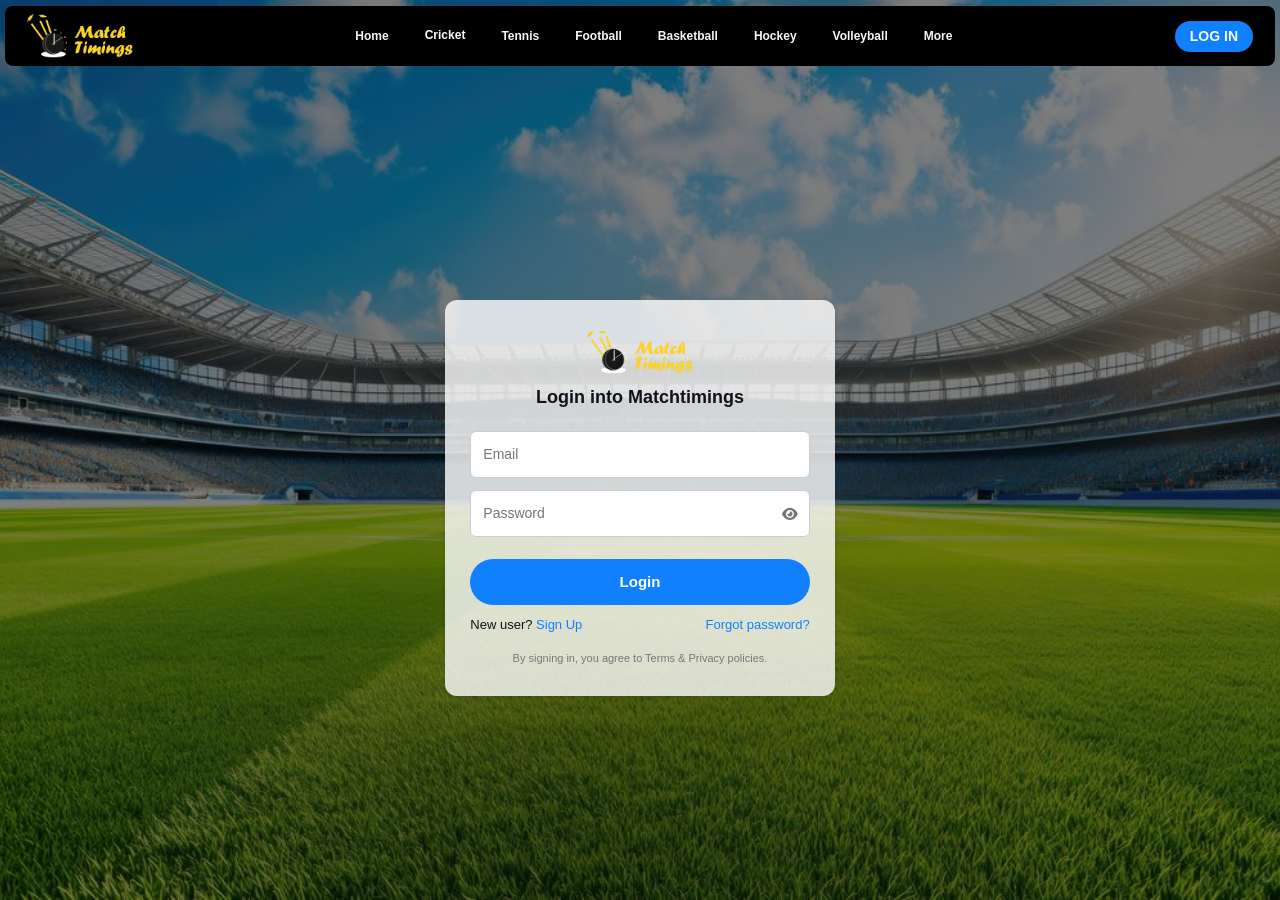
<file: login.html>
<!DOCTYPE html>
<html lang="en">

<head>
    <meta charset="UTF-8">
    <meta name="viewport" content="width=device-width, initial-scale=1.0">
    <title>Match Timings</title>
    <link rel="stylesheet" href="https://cdn.jsdelivr.net/npm/bootstrap@5.3.3/dist/css/bootstrap.min.css">
    <link rel="stylesheet" href="https://cdn.jsdelivr.net/npm/swiper@11/swiper-bundle.min.css" />
    <link rel="stylesheet" href="https://cdnjs.cloudflare.com/ajax/libs/font-awesome/6.5.0/css/all.min.css">
    <link rel="stylesheet" href="./style/style.css">
    <link rel="stylesheet" href="./style/details.css">
    
</head>

<body>
    <header class="site-header">
        <div class="nav-wrap">
            <a href="./index.html" class="brand" aria-label="Match Timings home">
                <img src="./assets/mt_logo.png" alt="Match Timings logo" class="brand-logo">
            </a>

            <nav class="main-nav" aria-label="Primary navigation">
                <div class="nav-shell">
                    <ul class="nav-links" id="navLinks">

                        <li><a href="./index.html"><button class="nav-item" data-menu="">Home</button></a></li>
                        <li><button class="nav-item active-default" data-menu="cricket">Cricket</button></li>
                        <li><button class="nav-item" data-menu="tennis">Tennis</button></li>
                        <li><button class="nav-item" data-menu="football">Football</button></li>
                        <li><button class="nav-item" data-menu="basketball">Basketball</button></li>
                        <li><button class="nav-item" data-menu="hockey">Hockey</button></li>
                        <li><button class="nav-item" data-menu="volleyball">Volleyball</button></li>
                        <li><button class="nav-item" data-menu="more">More</button></li>
                    </ul>
                    <span class="nav-highlight" id="navHighlight" aria-hidden="true"></span>
                </div>
            </nav>

            <div class="nav-actions">
                <button class="login-link">LOG IN</button>
            </div>
        </div>

        <div class="mega-menu" id="megaMenu" aria-hidden="true">
            <div class="mega-menu-inner" id="megaContent"></div>
        </div>
    </header>
    <div class="container login-head">
        <div class="row justify-content-center align-items-center pt-5 w-100">
            <div class="col-md-4">
                <div class="login-card mt-5">
                    <div class="logo"><img src="./assets/mt_logo.png" alt="Match Timings logo" class="brand-logo"></div>
                    <div class="title">Login into Matchtimings</div>
                    <div class="login-on" id="loginBox">
                        <form>
                            <input type="email" placeholder="Email" class="input-box">
                            <div class="password-wrapper">
                                <input type="password" id="password" placeholder="Password" class="input-box">
                                <i class="fa-solid fa-eye eye-icon" id="togglePassword"></i>
                            </div>
                            <button class="login-btn">Login</button>

                            <div class="links">
                                <span>New user? <a href="#" id="showSignup" class="text-deco">Sign Up</a></span>
                                <a href="#" id="showForgot" class="text-deco">Forgot password?</a>
                            </div>
                            <div class="footer-text">
                                By signing in, you agree to Terms & Privacy policies.
                            </div>
                        </form>
                    </div>
                    <div class="forgot-on" id="forgotBox" style="display:none;">
                        <form>
                            <input type="email" placeholder="Email" class="input-box">
                            <button class="login-btn" id="showReset">Send</button>

                            <div class="links">
                                <span>Have an account? <a href="#" id="showLogin" class="text-deco">Login</a></span>
                            </div>
                            <div class="footer-text">
                                By signing in, you agree to Terms & Privacy policies.
                            </div>
                        </form>
                    </div>
                    <div class="reset-on" id="resetBox" style="display:none;">
                        <form>
                            <input type="name" placeholder="OTP" class="input-box">
                            <div class="password-wrapper">
                                <input type="password" id="password" placeholder="Password" class="input-box">
                                <i class="fa-solid fa-eye eye-icon" id="togglePassword"></i>
                            </div>
                            <div class="password-wrapper">
                                <input type="password" id="password" placeholder="Confirm Password" class="input-box">
                                <i class="fa-solid fa-eye eye-icon" id="togglePassword"></i>
                            </div>
                            <button class="login-btn" class="text-deco">Reset Password</button>

                            <div class="links">
                                <span>Have an account? <a href="#" id="showLogin" class="text-deco">Login</a></span>
                            </div>
                            <div class="footer-text">
                                By signing in, you agree to Terms & Privacy policies.
                            </div>
                        </form>
                    </div>
                    <div class="signup-on" id="signupBox" style="display:none;">
                        <form>
                            <input type="name" placeholder="Name" class="input-box">
                            <input type="email" placeholder="Email" class="input-box">
                            <div class="password-wrapper">
                                <input type="password" id="password" placeholder="Password" class="input-box">
                                <i class="fa-solid fa-eye eye-icon" id="togglePassword"></i>
                            </div>
                            <div class="password-wrapper">
                                <input type="password" id="password" placeholder="Confirm Password" class="input-box">
                                <i class="fa-solid fa-eye eye-icon" id="togglePassword"></i>
                            </div>
                            <div class="terms-wrapper">
                                <input type="checkbox" id="agree">
                                <label for="agree">
                                    I agree to Sportskeeda's
                                    <a href="#">Terms</a> and
                                    <a href="#">Privacy policies.</a>
                                </label>
                            </div>
                            <button class="login-btn">Sign Up</button>

                            <div class="links">
                                <span>Have an account? <a href="#" id="showLogin" class="text-deco">Login</a></span>
                            </div>
                            <div class="footer-text">
                                By signing in, you agree to Terms & Privacy policies.
                            </div>
                        </form>
                    </div>
                </div>
            </div>
        </div>
    </div>

    <script src="./index.js"></script>
    <script src="https://cdn.jsdelivr.net/npm/swiper@11/swiper-bundle.min.js"></script>
    <script>
        const togglePassword = document.getElementById("togglePassword");
        const password = document.getElementById("password");

        togglePassword.addEventListener("click", function () {
            const type = password.type === "password" ? "text" : "password";
            password.type = type;

            this.classList.toggle("fa-eye");
            this.classList.toggle("fa-eye-slash");
        });
    </script>
    <script>
        const agree = document.getElementById("agree");
        const loginBtn = document.getElementById("loginBtn");

        agree.addEventListener("change", () => {
            loginBtn.disabled = !agree.checked;
        });
    </script>
    <script>
        const loginBox = document.getElementById("loginBox");
        const signupBox = document.getElementById("signupBox");
        const forgotBox = document.getElementById("forgotBox");
        const resetBox = document.getElementById("resetBox");

        function hideAll() {
            loginBox.style.display = "none";
            signupBox.style.display = "none";
            forgotBox.style.display = "none";
            resetBox.style.display = "none";
        }

        // Signup
        document.getElementById("showSignup").onclick = (e) => {
            e.preventDefault();
            hideAll();
            signupBox.style.display = "block";
        };

        // Login
        document.querySelectorAll("#showLogin, .backLogin").forEach(btn => {
            btn.onclick = (e) => {
                e.preventDefault();
                hideAll();
                loginBox.style.display = "block";
            };
        });

        // Forgot
        document.getElementById("showForgot").onclick = (e) => {
            e.preventDefault();
            hideAll();
            forgotBox.style.display = "block";
        };

        // ✅ Forgot → Reset (FORM SUBMIT)
        const forgotForm = document.getElementById("forgotForm");
        if (forgotForm) {
            forgotForm.onsubmit = (e) => {
                e.preventDefault();
                hideAll();
                resetBox.style.display = "block";
            };
        }

        // ✅ NEW: Button click se bhi reset open
        const showResetBtn = document.getElementById("showReset");
        if (showResetBtn) {
            showResetBtn.onclick = (e) => {
                e.preventDefault();
                hideAll();
                resetBox.style.display = "block";
            };
        }

        // Password toggle (ALL fields)
        document.querySelectorAll(".password-wrapper").forEach(wrapper => {
            const input = wrapper.querySelector("input");
            const icon = wrapper.querySelector("i");

            icon.onclick = () => {
                input.type = input.type === "password" ? "text" : "password";
                icon.classList.toggle("fa-eye");
                icon.classList.toggle("fa-eye-slash");
            };
        });
    </script>
</body>

</html>
</file>
<file: style/style.css>
﻿:root {
  --accent: #1180ff;
  --accent-deep: #1164ff;
  --ink: #10131a;
  --ink-soft: #445064;
  --themeprimarybg: #000;
  --themeprimarycolor: #1180ff;
  --paper: #f7fbff;
  --paper-strong: #ffffff;
  --paper-warm: #eaf3ff;
  --line: rgba(16, 19, 26, 0.1);
  --shadow: 0 24px 60px rgba(21, 91, 213, 0.12);
  --radius-xl: 32px;
  --radius-lg: 24px;
  --radius-md: 18px;
}

* {
  box-sizing: border-box;
  margin: 0;
  padding: 0;
  font-family: "Inter var", sans-serif;
}

.container {
  max-width: 1440px;
  padding: 0 20px;
  width: 100%;
}

html,
body {
  overflow-x: hidden;
}

body {
  min-height: 100vh;

  color: var(--ink);
  font-family: "Segoe UI Variable", "Trebuchet MS", "Gill Sans", sans-serif;
}

img {
  display: block;
  max-width: 100%;
}

button,
a {
  font: inherit;
  color: inherit;
}

h3 {
  font-size: 1.25rem
}

button {
  border: 0;
  background: none;
  cursor: pointer;
}

.page-shell {
  padding: 85px 0 40px;
}

main {
  /* width: min(1180px, calc(100% - 32px)); */
  margin: 0 auto;
}

.site-header {
  width: min(1380px, calc(100% - 10px));
  margin: 0 auto;
  position: fixed;
  top: 6px;
  left: 50%;
  transform: translateX(-50%);
  z-index: 1000;
}

.nav-wrap {
  display: flex;
  align-items: center;
  justify-content: space-between;
  gap: 18px;
  padding: 5px 22px;
  background: #000;
  border-radius: 8px;
  /* box-shadow: 0 20px 50px rgba(184, 213, 21, 0.24); */
}

.brand {
  display: inline-flex;
  align-items: center;
  flex-shrink: 0;
}

.brand-logo {
  width: 106px;
}

.main-nav {
  flex: 1;
  display: flex;
  justify-content: center;
}

.nav-shell {
  position: relative;
  width: min(100%, 860px);
}

.nav-links {
  display: flex;
  align-items: center;
  justify-content: center;
  gap: 8px;
  width: 100%;
  margin-bottom: 0px;
  list-style: none;
  padding: 6px;
  border-radius: 18px;
  background: transparent;
}

.nav-item {
  position: relative;
  z-index: 1;
  padding: 10px 14px;
  border-radius: 14px;
  font-size: 12px;
  color: #f6f7fb;
  font-weight: 550;
  transition: color 0.28s ease, transform 0.28s ease;
}

.nav-item:hover,
.nav-item.active,
.nav-item.active-default {
  color: #ffffff;
  transform: translateY(-1px);
}

.nav-highlight {
  position: absolute;
  left: 0;
  bottom: -4px;
  width: 0;
  height: 2px;
  background: #ffffff;
  box-shadow: 0 0 18px rgba(255, 255, 255, 0.45);
  opacity: 0;
  transition: transform 0.28s ease, width 0.28s ease, opacity 0.2s ease;
}

.nav-actions {
  display: flex;
  align-items: center;
}

.login-link {
  color: rgba(255, 255, 255, 0.95);
  padding: 5px 15px;
  text-decoration: none !important;
  background: var(--accent);
  border-radius: 100vmax;
  font-size: .875rem;
  font-weight: 600;
  transition: 0.3s;
}

.login-link:hover {
  color: var(--accent);
  background: transparent;
  border: 1px solid var(--accent);
  text-decoration: underline;
}

.primary-btn,
.ghost-btn,
.slider-btn,
.dot {
  transition: transform 0.25s ease, background 0.25s ease, border-color 0.25s ease;
}

.primary-btn,
.ghost-btn {
  padding: 12px 18px;
  border-radius: 14px;
  text-decoration: none;
  display: inline-flex;
  align-items: center;
  justify-content: center;
}

.primary-btn {
  background: var(--accent);
  color: #11151b;
  font-weight: 700;
}

.ghost-btn {
  background: rgba(255, 255, 255, 0.08);
  color: #f8f9fb;
  border: 1px solid rgba(255, 255, 255, 0.12);
}

main .ghost-btn {
  background: var(--paper-strong);
  color: var(--ink);
  border: 1px solid rgba(16, 19, 26, 0.08);
}

.primary-btn:hover,
.ghost-btn:hover,
.slider-btn:hover,
.dot:hover {
  transform: translateY(-2px);
}

.mega-menu {
  margin-top: 0;
  background: #ffffff;
  color: var(--ink);
  border-radius: 8px;
  box-shadow: 0 26px 60px rgba(213, 210, 21, 0.14);
  border-top: 1px solid rgba(213, 210, 21, 0.18);
  opacity: 0;
  visibility: hidden;
  max-height: 0;

  overflow: hidden;
  transform: translateY(-8px);
  transition: opacity 0.28s ease, transform 0.28s ease, max-height 0.35s ease, visibility 0.28s ease;
}

.mega-menu.active {
  opacity: 1;
  visibility: visible;
  max-height: 560px;
  transform: translateY(0);
  background-color: #000 !important;

}

.mega-menu-inner {
  display: grid;
  grid-template-columns: repeat(4, minmax(0, 1fr));
  gap: 28px;
  padding: 28px 34px 34px;
}

.mega-column {
  min-width: 0;
}

.mega-column h4 {
  margin-bottom: 16px;
  padding-bottom: 10px;
  color: #1180ff;
  font-size: 12px;
  font-weight: 550;
  border-bottom: 2px solid #1180ff;
}

.mega-column ul {
  list-style: none;
  display: grid;
  gap: 14px;
}

.mega-column li {
  color: #fff;
  font-size: 12px !important;
  font-weight: 550 !important;
  line-height: 1.35;
  transition: color 0.22s ease, transform 0.22s ease;
}

.mega-column li:hover {
  color: var(--accent);
  transform: translateX(4px);
}

.hero {
  display: grid;
  grid-template-columns: 0.90fr 1.10fr;
  gap: 15px;
  align-items: center;
  margin-bottom: 24px;
}

.ad-panel {
  position: relative;
  overflow: hidden;
  border-radius: 8px;
  background: rgba(255, 255, 255, 0.82);
  border: 1px solid rgba(16, 19, 26, 0.08);
  box-shadow: var(--shadow);
}

.ad-panel-wide {
  display: block;
  grid-column: 1 / -1;
}

.mega-column ul {
  padding-left: 0 !important;
}

.ad-panel-card {
  display: grid;
  gap: 16px;
}

.ad-image {
  width: 100%;
  max-height: 265px;
  height: auto;
  display: block;
}

.ad-tag {
  position: absolute;
  top: 14px;
  left: 14px;
  z-index: 1;
  padding: 6px 10px;
  border-radius: 999px;
  background: rgba(5, 5, 5, 0.82);
  color: #fff;
  font-size: 0.8rem;
  letter-spacing: 0.04em;
  text-transform: uppercase;
}

.ad-copy {
  padding: 0 18px 18px;
}

.ad-copy p {
  margin-top: 8px;
  color: var(--ink-soft);
  line-height: 1.6;
}

/* 
.hero-copy h1,
.slide-overlay h2,
.content-card h3,
.story-tile h4,
.feature-card h3 {
  font-family: Georgia, "Times New Roman", serif;
} */

.eyebrow,
.story-tile span,
.section-head a,
.fixture-item span,
.pulse-list span,
.mini-label {
  color: #6d7890;
}

/* RIGHT SIDE WRAPPER */
.hero-right {
  display: flex;
  flex-direction: column;
  gap: 10px;
  max-width: 320px;
  /* 🔥 reduced width */
}

/* GRID */
.article-grid {
  display: grid;
  grid-template-columns: 1fr 1fr;
  gap: 10px;
  height: 100%;
}

/* CARD BASE */
.article-card {
  position: relative;
  border-radius: 12px;
  overflow: hidden;
  background: #ffffff;
  box-shadow: 0 4px 14px rgba(0, 0, 0, 0.06);
  transition: all 0.3s ease;
  cursor: pointer;
  height: 100%;
}

/* IMAGE */
.article-card img {
  width: 100%;
  /* height: 70px; 🔥 smaller image */
  object-fit: cover;
  height: 150px;
}

/* CONTENT */
.article-content {
  padding: 8px 10px;
}

/* TITLE */
.article-content h4 {
  font-size: 12px;
  font-weight: 600;
  color: #1a1a1a;
  line-height: 1.3;
  margin-bottom: 4px;
}

/* META */
.article-content span {
  font-size: 11px;
  color: var(--themeprimarycolor);
  /* 🔵 blue accent */
  font-weight: 500;
}

/* HOVER EFFECT */
.article-card:hover {
  transform: translateY(-3px);
  box-shadow: 0 8px 18px rgba(0, 0, 0, 0.1);
}

/* OPTIONAL: subtle gradient top overlay */
.article-card::before {
  content: "";
  position: absolute;
  inset: 0;
  background: linear-gradient(to bottom, rgba(0, 123, 255, 0.05), transparent);
  pointer-events: none;
}

.hero-copy h1 {
  font-size: 46px;
  line-height: 0.95;
  /* max-width: 11ch; */
  margin: 14px 0 18px;
}

.hero-copy p {
  max-width: 48ch;
  color: var(--ink-soft);
  line-height: 1.72;
}

.hero-actions {
  display: flex;
  gap: 12px;
  margin-top: 24px;
}

.stat-row {
  display: grid;
  grid-template-columns: repeat(3, minmax(0, 1fr));
  gap: 14px;
  margin-top: 28px;
}

.stat-row article,
.feature-card,
.content-card {
  background: rgba(255, 255, 255, 0.78);
  border: 1px solid rgba(16, 19, 26, 0.08);
  box-shadow: var(--shadow);
}

.stat-row article {
  padding: 18px;
  border-radius: 20px;
}

.stat-row strong {
  display: block;
  font-size: 1.8rem;
  margin-bottom: 8px;
}

.hero-slider {
  position: relative;
  min-height: 475px;
  padding: 18px;
  border-radius: var(--radius-xl);
  background: #fff;
  border: 1px solid rgba(16, 19, 26, 0.08);
  box-shadow: var(--shadow);
  overflow: hidden;
}

.slider-track {
  position: relative;
  min-height: 350px;
}

.slide {
  position: absolute;
  inset: 0;
  opacity: 0;
  transform: translateX(40px) scale(0.98);
  transition: opacity 0.55s ease, transform 0.55s ease;
}

.slide.active {
  opacity: 1;
  transform: translateX(0) scale(1);
}

.slide img {
  width: 100%;
  height: 350px;
  object-fit: cover;
  border-radius: 24px;
}

.slide-overlay {
  position: absolute;
  left: 26px;
  right: 26px;
  bottom: 26px;
  padding: 20px 22px;
  border-radius: 16px;
  background: linear-gradient(180deg, rgba(255, 255, 255, 0.22), rgba(16, 19, 26, 0.74));
  color: #fff;
}

.slide-overlay span {
  display: inline-block;
  margin-bottom: 10px;
  color: #c9ddff;
}

.slide-overlay h2 {
  font-size: 28px;
  line-height: 1.08;
  /* max-width: 14ch; */
}

.slider-controls {
  display: flex;
  align-items: center;
  justify-content: space-between;
  gap: 16px;
  margin-top: 18px;
}

.slider-btn {
  width: 48px;
  height: 48px;
  border-radius: 50%;
  background: var(--paper-strong);
  border: 1px solid rgba(16, 19, 26, 0.08);
  color: var(--ink);
  font-size: 1.5rem;
  box-shadow: 0 12px 26px rgba(16, 19, 26, 0.1);
}

.slider-dots {
  display: flex;
  gap: 10px;
}

.dot {
  width: 12px;
  height: 12px;
  border-radius: 999px;
  background: rgba(16, 19, 26, 0.18);
}

.dot.active {
  width: 34px;
  background: var(--accent);
}

.feature-strip {
  display: grid;
  grid-template-columns: repeat(3, minmax(0, 1fr));
  gap: 18px;
  margin: 6px 0 24px;
}

.feature-card,
.content-card {
  padding: 22px;
  border-radius: 8px;
  background: #fff;
  box-shadow: 0 0.125rem 0.25rem 0 rgb(58 59 69 / 20%) !important;
}

.highlight-card {
  /* background: linear-gradient(160deg, rgba(249, 210, 43, 0.28), rgba(255, 255, 255, 0.86)); */
  background: #fff;
  box-shadow: 0 0.125rem 0.25rem 0 rgb(58 59 69 / 20%) !important;
}

.feature-card h3 {
  margin-top: 10px;
  font-size: 1.35rem;
  line-height: 1.18;
}

.content-grid {
  margin-top: 20px;
}

.sidebar-stack {
  display: grid;
  gap: 20px;
}

.moments-section {
  margin-top: 28px;
  padding: 28px;
  border-radius: 22px;
  border: 1px solid rgba(16, 19, 26, 0.08);

  background: #fff;
  box-shadow: 0 0.125rem 0.25rem 0 rgb(58 59 69 / 20%) !important;
}

.moments-section2 {
  margin-top: 28px;
  padding: 28px;
  border-radius: 22px;
  background:
    radial-gradient(circle at top right, rgba(255, 223, 167, 0.42), transparent 30%),
    radial-gradient(circle at bottom left, rgba(255, 255, 255, 0.18), transparent 24%),
    linear-gradient(135deg, #1a2b5f 0%, #244b8f 45%, #ff9966 100%);
  border: 1px solid rgba(255, 255, 255, 0.12);
  box-shadow: 0 24px 48px rgba(20, 33, 74, 0.22);
  position: relative;
  overflow: hidden;
}

.moments-section2::before {
  content: "";
  position: absolute;
  inset: auto -10% -35% auto;
  width: 320px;
  height: 320px;
  border-radius: 50%;
  background: radial-gradient(circle, rgba(255, 203, 119, 0.3), transparent 68%);
  pointer-events: none;
}

.matches-showcase {
  margin-top: 28px;
}

.showcase-card {
  padding: 18px;
  border-radius: 12px;
  border: 1px solid rgba(16, 19, 26, 0.08);

  background: #fff;
  box-shadow: 0 0.125rem 0.25rem 0 rgb(58 59 69 / 20%) !important;
}

.showcase-head {
  display: flex;
  align-items: center;
  justify-content: space-between;
  gap: 12px;
  margin-bottom: 16px;
  padding-bottom: 12px;
  /* border-bottom: 2px solid rgba(213, 194, 21, 0.479); */
}

.showcase-head h3 {
  margin: 0;
  font-size: 20px;
  /* font-family: Georgia, "Times New Roman", serif; */
  color: #0c1c36;
}

.showcase-head-2 {
  display: flex;
  align-items: center;
  justify-content: space-between;
  gap: 20px;
  /* border-bottom: 2px solid rgba(213, 194, 21, 0.479); */
}

.showcase-head-2 h3 {
  margin: 0;
  font-size: 20px;
  font-weight: 700;
  color: #0c1c36;
}

.ad-showcase-card .ad-panel {
  border-radius: 10px;
  box-shadow: none;
}

.matches-card {
  background: linear-gradient(180deg, #ffffff 0%, #fffef7 100%);
}

.matches-list {
  display: grid;
  gap: 14px;
}

.match-item {
  padding: 14px 18px 12px;
  border-radius: 10px;
  /* max-width: 550px; */
  overflow: hidden;
  background: linear-gradient(180deg, #fffff8 0%, #fffcee 100%);
  border: 1px solid rgba(21, 91, 213, 0.12);
  box-shadow: 0 10px 22px rgba(21, 91, 213, 0.08);
}

.featured-match-item {
  background: linear-gradient(180deg, #fbffee 0%, #fffddc 100%);
}

.match-topline {
  margin-bottom: 12px;
  padding-bottom: 10px;
  text-align: center;
  color: #243b63;
  font-size: 0.75rem;
  font-weight: 600;
  border-bottom: 1px solid rgba(213, 194, 21, 0.12);
}

.match-scoreline {
  display: grid;
  grid-template-columns: 1fr auto 1fr;
  align-items: center;
  gap: 15px;
}

.team-box {
  display: grid;
  grid-template-columns: 50px minmax(0, 1fr);
  align-items: center;
  gap: 5px;
  min-width: 0;
}

.team-logo {
  width: 50px;
  height: 50px;
  object-fit: cover;
  border-radius: 12px;
  border: 3px solid rgba(21, 91, 213, 0.1);
  background: #fff;
  box-shadow: 0 10px 20px rgba(21, 91, 213, 0.14);
}

.team-copy {
  min-width: 0;
}

.team-copy strong,
.team-copy span {
  display: block;
}

.team-copy strong {
  font-size: .75rem;
  line-height: 1.05;
  color: #17325e;
  /* font-family: Georgia, "Times New Roman", serif; */
}

.team-copy span {
  margin-top: 6px;
  color: #5c7397;
  font-size: 8px;
  line-height: 1.3;
}

.versus {
  display: inline-flex;
  align-items: center;
  justify-content: center;
  /* min-width: 64px; */
  /* height: px; */
  padding: 10px 10px;
  border-radius: 12px;
  background: #263445;
  box-shadow: 0 10px 22px rgba(22, 36, 58, 0.18);
  font-size: 14px;
  font-weight: 700;
  color: #ffffff;
  letter-spacing: 0.08em;
}

.match-venue {
  margin-top: 12px;
  padding-top: 10px;
  text-align: center;
  color: #2f456f;
  font-size: 0.875rem;
  border-top: 1px solid rgba(21, 91, 213, 0.12);
}

.moments-head {
  display: flex;
  align-items: center;
  justify-content: space-between;
  gap: 18px;
  margin-bottom: 20px;
}

.moments-head .eyebrow,
.see-more-btn,
.moment-arrow {
  color: #000;
}

.moments-head h3 {
  margin: 4px 0 0;
  font-size: 24px;
  /* font-family: Georgia, "Times New Roman", serif; */
  color: #17325e;
}

.moments-section2 .moments-head {
  position: relative;
  z-index: 1;
}

.moments-section2 .moments-head .eyebrow,
.moments-section2 .see-more-btn,
.moments-section2 .moment-arrow {
  color: #fff5e8;
}

.moments-section2 .moments-head h3 {
  color: #ffffff;
}

.moments-actions,
.moments-nav {
  display: flex;
  align-items: center;
  gap: 12px;
}

.see-more-btn {
  display: inline-flex;
  align-items: center;
  justify-content: center;
  min-width: 110px;
  padding: 10px 24px;
  border-radius: 10px;
  border: 1px solid #0000005e;
  text-decoration: none;
  transition: ease 0.5s all;
  background: rgba(255, 255, 255, 0.72);
}

.see-more-btn:hover {
  background-color: var(--accent);
  color: var(--ink);
}

.moments-section2 .see-more-btn {
  background: rgba(255, 255, 255, 0.12);
  border-color: rgba(255, 255, 255, 0.24);
  backdrop-filter: blur(10px);
}

.moment-arrow {
  width: 42px;
  height: 42px;
  border-radius: 50%;
  border: 1px solid rgba(21, 91, 213, 0.14);
  background: rgba(255, 255, 255, 0.8);
  font-size: 1.3rem;
}

.moments-section2 .moment-arrow {
  background: rgba(255, 255, 255, 0.12);
  border-color: rgba(255, 255, 255, 0.24);
}

.moments-slider {
  overflow: hidden;
}

.moments-section2 .moments-slider {
  position: relative;
  z-index: 1;
}

.moments-track {
  display: flex;
  gap: 18px;
  padding-bottom: 10px;
  transition: transform 0.45s ease;
  will-change: transform;
}

.moment-card {
  flex: 0 0 calc((100% - 54px) / 4);
  min-width: 0;
  overflow: hidden;
  border-radius: 20px;
  border: 1px solid rgba(16, 19, 26, 0.08);

  box-shadow: 0 0.125rem 0.25rem 0 rgb(58 59 69 / 20%) !important;

  background: #ffffff;
}

.moments-section2 .moment-card {
  background: linear-gradient(180deg, rgba(255, 255, 255, 0.96) 0%, rgba(255, 245, 235, 0.96) 100%);
  border: 1px solid rgba(255, 255, 255, 0.34);
  box-shadow: 0 18px 34px rgba(9, 15, 38, 0.22);
}

.moment-media {
  position: relative;
  height: 178px;
  overflow: hidden;
}

.moment-media::after {
  content: "";
  position: absolute;
  inset: auto 0 0;
  height: 60%;
  background: linear-gradient(180deg, transparent, rgba(8, 18, 41, 0.28));
}

.moment-media img {
  width: 100%;
  height: 100%;
  object-fit: cover;
}

.moment-body {
  padding: 16px 16px 18px;
}

.moment-body h4 {
  font-size: 18px;
  line-height: 1.28;
  /* font-family: Georgia, "Times New Roman", serif; */
  color: #050f20;
  display: -webkit-box;
  -webkit-line-clamp: 2;
  -webkit-box-orient: vertical;
  overflow: hidden;
}

.moments-section2 .moment-body h4 {
  color: #1d2542;
}

.moment-meta {
  display: flex;
  flex-wrap: wrap;
  gap: 10px 14px;
  margin-top: 16px;
  padding-top: 14px;
  border-top: 1px solid rgba(21, 91, 213, 0.12);
  color: #71809b;
  font-size: 0.86rem;
}

.moments-section2 .moment-meta {
  border-top-color: rgba(36, 75, 143, 0.12);
  color: #7d5d53;
}

.section-head {
  display: flex;
  align-items: center;
  justify-content: space-between;
  margin-bottom: 18px;
}

.section-head a {
  text-decoration: none;
}

.story-grid {
  display: grid;
  grid-template-columns: 1.15fr 1fr;
  gap: 14px;
}

.story-tile,
.fixture-item,
.pulse-list div {
  padding: 18px;
  border-radius: 20px;
  background: #fffdf8;
  border: 1px solid rgba(16, 19, 26, 0.08);
}

.story-feature {
  grid-row: span 2;
  min-height: 240px;
  background: linear-gradient(165deg, rgba(210, 213, 21, 0.14), rgba(255, 255, 255, 0.95));
}

.story-tile h4 {
  margin-top: 10px;
  font-size: 1.26rem;
  line-height: 1.18;
}

.story-tile p {
  margin-top: 10px;
  line-height: 1.58;
  color: var(--ink-soft);
}

.fixture-list,
.pulse-list {
  display: grid;
  gap: 12px;
}

.fixture-item {
  display: flex;
  align-items: center;
  justify-content: space-between;
}

.pulse-list strong {
  display: block;
  margin-top: 8px;
}

@media (max-width: 1080px) {
  .site-header {
    width: min(1180px, calc(100% - 24px));
  }

  .nav-wrap {
    flex-wrap: wrap;
    justify-content: center;
  }

  .main-nav {
    order: 3;
    width: 100%;
  }

  .nav-links {
    flex-wrap: wrap;
    justify-content: center;
  }

  .hero,
  .feature-strip,
  .mega-menu-inner,
  .story-grid {
    grid-template-columns: 1fr;
  }

  .ad-panel-wide {
    order: -1;
  }

  .story-feature {
    grid-row: span 1;
  }

  .moment-card {
    flex-basis: calc((100% - 18px) / 2);
  }
}

@media (max-width: 720px) {
  .site-header {
    top: 8px;
    width: min(100%, calc(100% - 16px));
  }

  .page-shell {
    padding-top: 100px;
  }

  .nav-wrap {
    display: grid;
    grid-template-columns: minmax(0, 1fr) auto;
    align-items: center;
    justify-content: space-between;
    gap: 10px;
    padding: 12px 14px;
    border-radius: 22px;
    overflow: hidden;
  }

  .brand {
    min-width: 0;
  }

  .brand-logo {
    width: 84px;
  }

  .nav-actions,
  .hero-actions {
    width: 100%;
  }

  .hero-actions {
    flex-direction: column;
  }

  .main-nav {
    order: 2;
    grid-column: 1 / -1;
    width: 100%;
  }

  .nav-actions {
    width: auto;
    justify-content: flex-end;
    min-width: max-content;
  }

  .nav-shell {
    width: 100%;
    max-width: 100%;
    overflow-x: auto;
    overflow-y: hidden;
    padding-bottom: 6px;
    overscroll-behavior-x: contain;
    scrollbar-width: thin;
    scrollbar-color: var(--accent) rgba(255, 255, 255, 0.08);
  }

  .nav-shell::-webkit-scrollbar {
    height: 6px;
  }

  .nav-shell::-webkit-scrollbar-track {
    background: rgba(255, 255, 255, 0.08);
    border-radius: 999px;
  }

  .nav-shell::-webkit-scrollbar-thumb {
    background: rgba(21, 91, 213, 0.92);
    border-radius: 999px;
  }

  .nav-links {
    width: max-content;
    min-width: max-content;
    flex-wrap: nowrap;
    justify-content: flex-start;
    gap: 6px;
    padding-right: 12px;
  }

  .nav-links li {
    flex: 0 0 auto;
  }

  .nav-item {
    width: auto;
    padding: 5px 12px;
    font-size: 0.95rem;
  }

  .login-link {
    display: inline-flex;
    align-items: center;
    justify-content: center;
    padding: 8px 12px;
    font-size: 0.9rem;
    border-radius: 999px;
    color: #fff;
    background: rgba(255, 255, 255, 0.08);
    border: 1px solid rgba(255, 255, 255, 0.12);
  }

  .hero {
    gap: 18px;
    margin-bottom: 18px;
  }

  .ad-panel {
    border-radius: 8px;
  }

  .ad-panel-wide {
    display: block;
  }

  .ad-tag {
    top: 10px;
    left: 10px;
    padding: 5px 8px;
    font-size: 0.72rem;
  }

  .hero-copy h1 {
    font-size: clamp(2.35rem, 11vw, 3.25rem);
    line-height: 0.95;
    max-width: 9ch;
    margin: 8px 0 12px;
  }

  .hero-copy p {
    font-size: 0.98rem;
    line-height: 1.68;
  }

  .eyebrow {
    font-size: 0.92rem;
  }

  .primary-btn,
  .ghost-btn {
    width: 100%;
    padding: 11px 16px;
  }

  .nav-highlight {
    display: none;
  }

  .mega-menu-inner {
    display: flex;
    gap: 18px;
    padding: 22px;
    overflow-x: auto;
    overflow-y: hidden;
    scrollbar-width: thin;
    scrollbar-color: rgba(21, 91, 213, 0.9) rgba(255, 255, 255, 0.08);
  }

  .mega-menu-inner::-webkit-scrollbar {
    height: 6px;
  }

  .mega-menu-inner::-webkit-scrollbar-track {
    background: rgba(255, 255, 255, 0.08);
    border-radius: 999px;
  }

  .mega-menu-inner::-webkit-scrollbar-thumb {
    background: rgba(21, 91, 213, 0.92);
    border-radius: 999px;
  }

  .mega-column {
    flex: 0 0 260px;
  }

  .hero-slider {
    min-height: 365px;
    padding: 12px;
    border-radius: 24px;
  }

  .slider-track,
  .slide img {
    min-height: 250px;
    height: 250px;
  }

  .slide-overlay {
    left: 14px;
    right: 14px;
    bottom: 14px;
    padding: 14px 16px;
    border-radius: 18px;
  }

  .slide-overlay h2 {
    font-size: 1.4rem;
  }

  .stat-row {
    grid-template-columns: 1fr;
    gap: 10px;
    margin-top: 20px;
  }

  .stat-row article,
  .feature-card,
  .content-card {
    padding: 18px;
  }

  .slider-controls {
    flex-wrap: wrap;
    justify-content: center;
    margin-top: 12px;
  }

  .feature-strip {
    gap: 14px;
    margin: 0 0 18px;
  }

  .content-grid {
    margin-top: 16px;
  }

  .sidebar-stack {
    gap: 16px;
  }

  .moments-section {
    margin-top: 18px;
    padding: 18px 14px;
  }

  .moments-section2 {
    margin-top: 18px;
    padding: 18px 14px;
  }

  .matches-showcase {
    margin-top: 18px;
  }

  .showcase-card {
    padding: 16px;
  }

  .showcase-head {
    align-items: flex-start;
    flex-direction: column;
  }

  .match-scoreline {
    grid-template-columns: 1fr;
  }

  .versus {
    margin: 0 auto;
    text-align: center;
  }

  .team-logo {
    width: 64px;
    height: 64px;
  }

  .team-box {
    grid-template-columns: 50px minmax(0, 1fr);
    text-align: left;
  }

  .moments-head {
    align-items: flex-start;
    flex-direction: column;
  }

  .moments-head h3 {
    font-size: 24px;
  }

  .moments-actions {
    width: 100%;
    justify-content: space-between;
  }

  .see-more-btn {
    min-width: 96px;
    padding: 9px 14px;
  }

  .moment-card {
    flex-basis: 100%;
  }

  .moment-media {
    height: 190px;
  }
}

.custom-matches-row {
  display: flex;
  flex-direction: row;
  gap: 10px;
}

@media screen and (max-width:915px) {
  .custom-matches-row {
    display: flex;
    flex-direction: column;
    gap: 10px;
  }

  .match-item {
    width: 100%;
  }
}

.text-deco:hover {
  text-decoration: underline;

}

.match-widget-2 {
  padding: 20px 20px;
  border-radius: 8px;
  border: 1px solid rgba(16, 19, 26, 0.08);

  background: #fff;
  box-shadow: 0 0.125rem 0.25rem 0 rgb(58 59 69 / 20%) !important;
}

.match-widget {
  padding: 10px 20px;
  border-radius: 8px;
  border: 1px solid rgba(16, 19, 26, 0.08);

  background: #fff;
  box-shadow: 0 0.125rem 0.25rem 0 rgb(58 59 69 / 20%) !important;
}

@media screen and (max-width:1120px) {
  .match-widget {
    margin-top: 30px;
  }
}

.match-widget {
  padding: 10px 20px;
  border-radius: 8px;
  border: 1px solid rgba(16, 19, 26, 0.08);

  background: #fff;
  box-shadow: 0 0.125rem 0.25rem 0 rgb(58 59 69 / 20%) !important;
}

@media screen and (max-width:1120px) {
  .match-widget {
    margin-top: 30px;
  }
}

/* Tabs */
.mw2-tabs {
  display: flex;
  gap: 20px;
  margin-bottom: 0px;
  /* padding-bottom: 5px; */
  border-bottom: 1px solid #e9e9e9;
  overflow-x: scroll;
  scrollbar-width: none;
  /* Firefox */
  -ms-overflow-style: none;
}

.mw2-tabs::-webkit-scrollbar {
  display: none;
  /* Chrome, Safari */
}

@media screen and (max-width:550px) {
  .mw2-tabs button {
    font-size: 12px;
  }

}

.mw-tabs {
  display: flex;
  gap: 20px;
  margin-bottom: 0px;
  /* padding-bottom: 5px; */
  border-bottom: 1px solid #e9e9e9;
}

.mw-tab {
  background: none;
  border: none;
  color: black;
  font-size: 14px;
  cursor: pointer;
}

.mw-tab.active {
  color: var(--themeprimarycolor);
  border-bottom: 2px solid var(--themeprimarycolor);
  font-weight: 700;
}

/* Content */
.mw-content {
  display: none;
}

.mw-content.active {
  display: block;
}

/* Cards Row */
.mw-cards {
  display: flex;
  gap: 15px;
  overflow-x: auto;
  padding-bottom: 10px;
  /* Hide scrollbar (Firefox) */
  scrollbar-width: none;

  /* Hide scrollbar (IE, Edge old) */
  -ms-overflow-style: none;
}

.mw-cards::-webkit-scrollbar {
  display: none;
}

/* Card */
.mw-card {
  min-width: 260px;
  background: #fff;
  border-radius: 12px;
  padding: 14px;
  display: flex;
  flex-direction: column;
  justify-content: space-between;
  color: #000;
  border: 1px solid #eee;
  transition: 0.3s;
}

.mw-card:hover {
  transform: translateY(-3px);
}

/* Head */
.mw-head {
  font-size: 12px;
  color: #555;
  margin-bottom: 10px;
}

/* Teams */
.mw-teams {
  display: flex;
  justify-content: space-between;
  margin-bottom: 10px;
}

.mw-team {
  display: flex;
  align-items: center;
  gap: 6px;
}

.mw-team img {
  width: 22px;
  height: 22px;
  border-radius: 50%;
}

.filter-matches a:hover {
  color: var(--accent) !important;
  cursor: pointer;
}

.filter-matches {
  display: flex;
  align-items: center;
  justify-content: space-between;

  font-size: 10px;
  color: #555555;
  margin-bottom: 10px;
}

.mw-time {
  display: flex;
  align-items: center;
  justify-content: space-between;

  font-size: 13px;
  margin-bottom: 10px;
}

/* VS Badge */
.mw-vs {
  font-size: 11px;
  font-weight: 700;
  color: #fff;
  background: var(--accent);
  padding: 4px 8px;
  border-radius: 20px;
  align-self: center;
}

/* Adjust spacing so VS fits nicely */
.mw-teams {
  align-items: center;
}

/* Footer */
.mw-footer {
  display: flex;
  align-items: center;
  gap: 6px;
  font-size: 12px;
  color: #555;
  border-top: 1px solid #eee;
  padding-top: 8px;
}

/* Icon */
.stadium-icon {
  font-size: 13px;
}

/* Stadium text */
.stadium-name {
  white-space: nowrap;
  overflow: hidden;
  text-overflow: ellipsis;
}

/* Score */
.mw-score {
  font-size: 13px;
  margin-bottom: 6px;
}

/* Result */
.mw-result {
  font-size: 12px;
  color: green;
  margin-bottom: 10px;
}



.mw-nav {
  display: flex;
  justify-content: flex-end;
  gap: 10px;
  margin-bottom: 10px;
}

.mw-btn {
  width: 36px;
  height: 36px;
  border: none;
  background: var(--themeprimarycolor);
  color: #fff;
  border-radius: 50%;
  cursor: pointer;
  font-size: 18px;
  transition: 0.3s;
}

.mw-btn:hover {
  background: #000;
}

.mw-cards {
  display: flex;
  gap: 15px;
  /* position: relative; */
  overflow-x: auto;
  scroll-behavior: smooth;
}

/* hide scrollbar */
.mw-cards::-webkit-scrollbar {
  display: none;
}

.mw-cards {
  -ms-overflow-style: none;
  scrollbar-width: none;
}

.mw-prev {
  position: absolute;
  left: 3px;
  z-index: 9;
  margin-top: 60px;
}

.mw-next {
  position: absolute;
  right: 3px;
  margin-top: 60px;
  z-index: 9;

}

.news-slider2 {
  margin-top: 40px;
}

.news-box2 {
  background: #fff;
  padding: 25px;
  border-radius: 18px;
  border: 1px solid rgba(16, 19, 26, 0.08);
  background: #fff;
  /* box-shadow: 0 0.125rem 0.25rem 0 rgb(58 59 69 / 20%) !important; */
}

/* Header */
.news-header2 {
  display: flex;
  justify-content: space-between;
  align-items: center;
  margin-bottom: 25px;
}

.news-header2 h2 {
  margin: 0;
  font-size: 22px;
}

.news-header2 span {
  font-size: 12px;
  color: #7a8aa0;
}

/* NAV */
.news-prev2,
.news-next2 {
  width: 36px;
  height: 36px;
  border-radius: 50%;
  border: none;
  background: #eef2ff;
  cursor: pointer;
  font-size: 18px;
}

/* 🔥 IMPORTANT FIX */
.newsSwiper2 {
  width: 100%;
  padding-bottom: 10px;
}

.newsSwiper2 .swiper-wrapper {
  display: flex;
}

.newsSwiper2 .swiper-slide {
  height: auto;
}

/* CARD */

.div-card {
  background: #fff;
  border: 1px solid #eee;
  border-radius: 14px;
  overflow: hidden;
  height: 100%;
  border: 1px solid rgba(16, 19, 26, 0.08);
  background: #fff;
  box-shadow: 0 0.125rem 0.25rem 0 rgb(58 59 69 / 20%) !important;
}

.news-card2 {
  background: #fff;
  border: 1px solid #eee;
  border-radius: 14px;
  overflow: hidden;
  height: 100%;
  border: 1px solid rgba(16, 19, 26, 0.08);
  background: #fff;
  box-shadow: 0 0.125rem 0.25rem 0 rgb(58 59 69 / 20%) !important;
}

.news-card2 img {
  width: 100%;
  height: 160px;
  object-fit: cover;
}

.div-card img {
  width: 100%;
  height: 160px;
  object-fit: cover;
}

.news-card2 h4 {
  font-size: 15px;
  padding: 12px;
  margin: 0;
  line-height: 1.4;
}

.news-card2 span {
  display: block;
  padding: 0 12px 12px;
  font-size: 12px;
  color: #71809b;
}

.div-content h4 {
  font-size: 15px;
  padding: 12px;
  margin: 0;
  line-height: 1.4;
}

.div-content span {
  display: block;
  padding: 0 12px 12px;
  font-size: 12px;
  color: #71809b;
}

/* Button */
.news-btn-wrap2 {
  text-align: center;
  /* margin-top: 20px; */
}

.news-btn-wrap2 a:hover {
  background-color: var(--accent);
  color: #fff;

}

.news-btn-wrap2 a {
  font-weight: 600;
  padding: 8px 20px;
  border-radius: 20px;
  border: 1px solid var(--themeprimarycolor);
  color: var(--themeprimarycolor);
  text-decoration: none;
  transition: all 0.3s ease;
}

.main-btn:hover {

  background-color: var(--accent);
  color: #fff !important;
}

.main-btn {
  padding: 8px 20px;
  border-radius: 20px;
  font-weight: 600 !important;
  border: 1px solid var(--themeprimarycolor);
  color: var(--themeprimarycolor) !important;
  text-decoration: none;
  transition: all 0.3s ease;
}

/* .swiper-slide {
  max-width: 240px;
}
.swiper-wrapper {
  gap:10px;
} */
.espn-footer {
  background: #1f1f1f;
  color: #ccc;
  padding: 50px 0 0;
  font-size: 14px;
}

.footer-title {
  color: #fff;
  font-weight: 600;
  margin-bottom: 15px;
}

.footer-list {
  list-style: none;
  padding: 0;
}

.footer-list li {
  margin-bottom: 8px;
}

.footer-list a {
  color: #9aa0a6;
  text-decoration: none;
  transition: 0.3s;
}

.footer-list a:hover {
  color: #ffffff;
}

.footer-bottom {
  background: #0f172a;
  padding: 15px 0;
  margin-top: 30px;
  font-size: 13px;
}

.footer-bottom .footer-links a {
  color: #8b949e;
  margin-right: 15px;
  text-decoration: none;
}

.footer-bottom .footer-links a:hover {
  color: #fff;
}

.team-fixtures {
  background: transparent;
}

.team-card {
  background: #fff;
  border-radius: 12px;
  padding: 20px 10px;
  text-align: center;
  box-shadow: 0 5px 15px rgba(0, 0, 0, 0.08);
  transition: 0.3s;
}

.team-card img {
  height: 50px;
  object-fit: contain;
  margin-bottom: 10px;
}

.team-card p {
  margin: 0;
  font-weight: 600;
  color: #333;
}

.team-card:hover {
  transform: translateY(-5px);
}

.team-card {
  background: #fff;
  border-radius: 12px;
  padding: 20px 10px;
  text-align: center;
  border: 1px solid #0000000f;
}

.team-card img {
  height: 50px;
  margin-bottom: 10px;
  display: grid;
  justify-content: center;
  width: 50px;
  margin: 0 auto;
  border-radius: 100vmax;
  margin-bottom: 5px;
  object-fit: cover;
}

/* Arrow styling */
.custom-prev,
.custom-next {
  width: 40px;
  height: 40px;
  background: #fff;
  border-radius: 50%;
  box-shadow: 0 4px 10px rgba(0, 0, 0, 0.2);
  color: #333;
  top: 60%;
}

.custom-prev::after,
.custom-next::after {
  font-size: 16px;
  font-weight: bold;
}

/* Position arrows */
.custom-prev {
  left: 0px;
}

.custom-next {
  right: 0px;
}

/* Hide arrows on mobile */
@media (max-width: 767px) {

  .custom-prev,
  .custom-next {
    display: none;
  }
}

.fixture,
.players-fixture {
  background: #fff;
  border: 1px solid #e0e0e0;
  border-radius: 8px;
  overflow: hidden;
  padding: 18px;
}

.players-section {
  background: transparent;
}

.players-card {
  background: #fff;
  border-radius: 8px;
  overflow: hidden;
  border: 1px solid #0000004f;
  text-align: center;
  transition: 0.3s;
  height: 220px;
  display: flex;
  flex-direction: column;
}

.swiper-wrapper {
  transition-timing-function: linear !important;
}

/* Image Section */
.player-img-wrap {
  width: 100%;
  height: 150px;
  /* FIXED HEIGHT */
  overflow: hidden;
}

.player-img-wrap img {
  width: 100%;
  height: 100%;
  object-fit: cover;
  /* fills properly */
  display: block;
}

/* Name Section */
.player-info {
  /* border-top: 3px solid var(--accent-deep); */
  padding: 10px 5px;
  /* background: #fafafa; */
  flex-grow: 1;
  display: flex;
  flex-direction: column;
  gap: 5px;
  align-items: center;
  justify-content: center;
}

.player-info span {
  color: #11151b8e;
  font-size: 12px;
}

.player-info p {
  margin: 0;
  font-weight: 600;
  font-size: 16px;
  color: #222;
}

.players-card:hover {
  transform: translateY(-5px);
}

/* Arrows */
.players-prev,
.players-next {
  width: 40px;
  height: 40px;
  background: #fff;
  border-radius: 50%;
  box-shadow: 0 4px 10px rgba(0, 0, 0, 0.2);
  color: #333;
  display: flex;
  justify-content: center;
  align-items: center;
  font-size: 16px;
  position: absolute;
  top: 60%;
  transform: translateY(-50%);
  z-index: 10;
}

.players-prev {
  left: 0;
}

.players-next {
  right: 0;
}

.players-prev::after,
.players-next::after {
  font-size: 16px;
  font-weight: bold;
}

/* Hide on mobile */
@media (max-width: 767px) {

  .players-prev,
  .players-next {
    display: none;
  }
}

.heromain .showcase-card .showcase-head {
  margin-bottom: 0;
}


.recent-story a {
  display: inline-block;
  padding: 8px 16px;
  background: #fff;
  border: 1px solid #e5e7eb;
  border-radius: 8px;
  font-size: 13px;
  color: #333;
  text-decoration: none;
  white-space: nowrap;
  transition: all 0.25s ease;
}

/* Hover */
.recent-story a:hover {
  background: #1164ff;
  border-color: #1164ff;
  color: #fff;
}

/* Active style (optional) */
.recent-story a.active {
  background: #1164ff;
  border-color: #1164ff;
  color: #000;
  font-weight: 500;
}

.stories {
  width: 100%;
  align-items: center;
  justify-content: center;
  display: flex;
  flex-wrap: wrap;
  gap: 20px;
}

.showcase-head h1 {
  margin: 0;
  font-size: 1.25rem;
  font-weight: 700;
  color: #000;
}

.matchtab-head {
  margin: 0;
  font-size: 1.25rem;
  font-weight: 700;
  color: #000;
  text-decoration: underline;
}

/* Teams container */
.teams {
  display: flex;
  flex-direction: column;
  gap: 12px;
  max-height: 530px;
  overflow-y: auto;
  padding-right: 5px;
}

/* Individual team item */
.team-item {
  display: flex;
  align-items: center;
  gap: 12px;
  background: #fff;
  padding: 10px 12px;
  border-radius: 12px;
  transition: 0.3s ease;
  cursor: pointer;
  border: 1px solid #f1f1f1;
}

/* Hover effect */
.team-item:hover {
  transform: translateY(-2px);
  box-shadow: 0 4px 12px rgba(0, 0, 0, 0.08);
}

/* Team image */
.team-item img {
  width: 45px;
  height: 45px;
  object-fit: cover;
  border-radius: 12px;
  background: #f8f8f8;
  padding: 5px;
}

/* Text */
.team-info h6 {
  font-size: 14px;
  margin: 0;
  font-weight: 600;
}

.team-info span {
  font-size: 12px;
  color: #888;
}

/* Scrollbar styling */
.teams::-webkit-scrollbar {
  width: 4px;
}

.teams::-webkit-scrollbar-thumb {
  background: #ddd;
  border-radius: 10px;
}

/* Card */
.login-card {
  background: #ffffffcc;
  border-radius: 12px;
  padding: 30px 25px;
  box-shadow: 0 2px 4px 0 rgba(0, 0, 0, 0.1);
  text-align: center;
}

/* Logo */
.logo {
  font-size: 26px;
  font-weight: bold;
  color: #e53935;
  margin-bottom: 10px;
  display: grid;
  justify-content: center;
}

/* Title */
.title {
  font-size: 18px;
  font-weight: 600;
  margin-bottom: 20px;
}

/* Input */
.input-box {
  width: 100%;
  padding: 12px;
  margin-bottom: 12px;
  border-radius: 6px;
  border: 1px solid #ccc;
  font-size: 14px;
  outline: none;
}

/* Button */
.login-btn {
  width: 100%;
  background: var(--accent);
  color: white;
  padding: 12px;
  border-radius: 25px;
  border: none;
  font-size: 15px;
  font-weight: 600;
  cursor: pointer;
  margin-top: 10px;
}

/* Links */
.links {
  display: flex;
  justify-content: space-between;
  font-size: 13px;
  margin-top: 10px;
}

.links a {
  text-decoration: none;
  color: var(--accent);
}

/* OR Divider */
.divider {
  margin: 20px 0;
  position: relative;
  font-size: 13px;
  color: #999;
}

.divider::before,
.divider::after {
  content: "";
  position: absolute;
  width: 40%;
  height: 1px;
  background: #ddd;
  top: 50%;
}

.divider::before {
  left: 0;
}

.divider::after {
  right: 0;
}

/* Social Buttons */
.social-btn {
  width: 100%;
  border: 1px solid #ccc;
  padding: 10px;
  border-radius: 25px;
  margin-bottom: 10px;
  font-size: 14px;
  cursor: pointer;
  background: #fff;
  display: flex;
  align-items: center;
  justify-content: center;
  gap: 10px;
}

/* Footer text */
.footer-text {
  font-size: 11px;
  color: #777;
  margin-top: 15px;
}

.password-wrapper {
  position: relative;
}

.password-wrapper input {
  padding-right: 40px;
}

.eye-icon {
  position: absolute;
  right: 12px;
  top: 40%;
  transform: translateY(-50%);
  cursor: pointer;
  color: #777;
  font-size: 14px;
}

.terms-wrapper {
  display: flex;
  align-items: flex-start;
  gap: 8px;
  font-size: 12px;
  color: #777;
  margin-top: 15px;
}

.terms-wrapper input {
  width: 16px;
  height: 16px;
  cursor: pointer;
  margin-top: 2px;
}

.terms-wrapper label {
  line-height: 1.4;
  cursor: pointer;
  text-align: left;
}

.terms-wrapper a {
  color: var(--accent);
  text-decoration: underline;
}

.terms-wrapper a:hover {
  color: var(--accent);
}

/* Responsive */
/* @media(max-width: 400px) {
  .login-card {
    width: 90%;
  }
} */

.login-head {
  background-image:
    linear-gradient(rgba(0, 0, 0, 0.5), rgba(0, 0, 0, 0.5)),
    url(../assets/stadium.jpg);
  background-position: center;
  background-repeat: no-repeat;
  background-size: cover;
  min-height: 100vh;
  display: flex;
  align-items: center;
  justify-content: center;
}
.mob-screen{
  display: flex;
  max-width: 400px;
  align-items: center;
  justify-content: center;
}
@media screen and (max-width:550px) {
  
  .showcase-head-2 {
  flex-direction: column;
  gap:5px;
  /* justify-content: start; */
  align-items: start;
  }
}
</file>
<file: style/details.css>
.container{
  max-width: 1440px !important;
  padding: 0 20px;
  width:100% !important;
}
.breadcrumb-hero {
    position: relative;
    padding-top: 90px;
    padding-bottom: 40px;
    background: url("https://images.unsplash.com/photo-1540747913346-19e32dc3e97e?q=80&w=1600") center/cover no-repeat;
    color: #fff;
    overflow: hidden;
}
.team-box2{
    display: flex;
    align-items: center;
    justify-content: end;
    text-align: right;
}
.team-box2 .team-copy{
    padding-right: 10px;
}
.breadcrumb-overlay {
    position: absolute;
    inset: 0;
    background: linear-gradient(180deg, rgba(0,0,0,0.7), rgba(0,0,0,0.85));
    backdrop-filter: blur(2px);
}

.breadcrumb-content {
    position: relative;
    z-index: 2;
    display: flex;
    flex-direction: column;
    justify-content: center;
    align-items: center;
}

.breadcrumb-wrap {
    padding-top: 90px;
    padding-bottom: 18px;
    background: #0f172a;
}

.modern-breadcrumb {
    display: flex;
    align-items: center;
    flex-wrap: wrap;
    gap: 10px;
    font-size: 14px;
    position: relative;
}

.modern-breadcrumb a {
    color: rgba(255,255,255,0.65);
    text-decoration: none;
    position: relative;
    transition: 0.3s ease;
}

.modern-breadcrumb a::after {
    content: "";
    position: absolute;
    left: 0;
    bottom: -4px;
    width: 0%;
    height: 2px;
    background: #1164ff;
    transition: 0.3s ease;
}

.modern-breadcrumb a:hover {
    color: #fff;
}

.modern-breadcrumb a:hover::after {
    width: 100%;
}

/* Active */
.modern-breadcrumb .active {
    color: #fff;
    font-weight: 600;
}

.divider {
    width: 6px;
    height: 6px;
    border-right: 2px solid rgba(255,255,255,0.4);
    border-top: 2px solid rgba(255,255,255,0.4);
    transform: rotate(45deg);
    margin: 0 6px;
}

.modern-breadcrumb::after {
    content: "";
    display: none;
    position: absolute;
    bottom: -12px;
    left: 0;
    width: 60px;
    height: 2px;
    background: linear-gradient(90deg, #22c55e, transparent);
}

@media (max-width: 576px) {
    .modern-breadcrumb {
        font-size: 12px;
        gap: 6px;
    }
}
.page-title {
    font-size: 32px;
    font-weight: 700;
    margin-bottom: 5px;
}

.page-subtitle {
    font-size: 14px;
    color: rgba(255,255,255,0.7);
    margin-bottom: 15px;
}

.breadcrumb-tags {
    display: flex;
    gap: 10px;
    flex-wrap: wrap;
}

.tag {
    font-size: 12px;
    padding: 5px 12px;
    border-radius: 20px;
    background: rgba(255,255,255,0.1);
}

.tag.live {
    background: #1164ff;
    /* background: #22c55e; */
    color: #000;
    font-weight: 600;
}

@media (max-width: 768px) {
    .page-title {
        font-size: 24px;
    }

    .breadcrumb {
        font-size: 12px;
    }
}
.breadcrumb-title-wrap{
    text-align: center;
    padding-bottom: 40px;
}
.breadcrumb-tags{
    display: flex;
    flex-direction: row;
    align-items: center;
    justify-content: center;
}

.recent-series-card {
    background: #fff;
    border: 1px solid #e0e0e0;
    border-radius: 8px;
    overflow: hidden;
    display: flex;
    flex-direction: column;
}

.showcase-head {
    /* padding: 15px 20px; */
    border-bottom: 1px solid #1180ff; /* The yellow accent line */
    background-color: #fff;
}

.showcase-head h3 {
    margin: 0;
    font-size: 1.25rem;
    font-weight: 700;
    color: #000;
}
/* Wrapper */
.series-slider-wrap {
    background: #f8f9fb;
    padding: 10px 0;
    border-bottom: 1px solid #eee;
}

/* Swiper fix */
.series-slider {
    padding: 0 10px;
}

/* Slides auto width */
.series-slider .swiper-slide {
    width: auto;
}

/* Swiper fix */
.mw-cards {
    padding: 10px 0;
}

.mw-card {
    width: 260px;
}

/* Nav buttons */



/* Tabs */
.mw-tabs {
    display: flex;
    gap: 10px;
    margin-bottom: 15px;
}

.mw-tab {
    padding: 6px 14px;
    background: transparent;
    color:#000 !important;
    border:none;
    cursor: pointer;
}

.mw-tab.active {
    /* background: #1164ff; */
    border-bottom: 1px solid #1164ff;
    color: #1164ff  !important;
}

/* Hide inactive tab */
.mw-content {
    display: none;
}

.mw-content.active {
    display: block;
}
/* Season Box */
.season-box {
    background: #fff;
    padding: 18px;
    border-radius: 12px;
    border: 1px solid #eee;
}

/* Header */
.season-header {
    margin-bottom: 15px;
    border-bottom: 2px solid #1164ff;
    padding-bottom: 6px;
}

.season-header h4 {
    font-size: 20px;
    font-weight: 600;
}

/* Season Cards */
.season-card {
    display: block;
    background: #1e293b;
    color: #fff;
    padding: 10px;
    border-radius: 30px;
    text-decoration: none;
    text-align: center;
    position: relative;
    overflow: hidden;
    transition: all 0.3s ease;
}

/* Text */
.season-card span {
    font-size: 15px;
    font-weight: 500;
    z-index: 2;
    position: relative;
}



/* Hover effect */
.season-card:hover {
    transform: translateY(-1px);
    background: linear-gradient(135deg, #1164ff, #11bcffc4);
    color: #000;
}

/* Content Section */
.season-content {
    background: #fff;
    padding: 20px;
    border-radius: 12px;
    border: 1px solid #eee;
}

/* Image */
.season-image img {
    width: 100%;
    max-height: 360px;
    object-fit: cover;
    border-radius: 10px;
    margin-bottom: 15px;
}

/* Title */
.content-title {
    font-size: 20px;
    text-decoration: underline;
    font-weight: 600;
    margin-bottom: 10px;
    margin-top:20px ;
}

/* Text */
.season-content p {
    font-size: 14px;
    color: #444;
    line-height: 1.7;
}

.mw2-tabs {
    display: flex;
    gap: 20px;
    margin-bottom: 15px;
}
.ps-tabs {
    display: flex;
    gap: 20px;
    margin-bottom: 15px;
        /* padding-bottom: 5px; */
    border-bottom: 1px solid #e9e9e9;
    overflow-x: scroll;
    scrollbar-width: none;
}

.mw2-tab {
    background: none;
  border: none;
  color: black;
  font-size: 16px;
  cursor: pointer;
}
.ps-tab {
    background: none;
  border: none;
  color: black;
  font-size: 16px;
  cursor: pointer;
}

.mw2-tab.active {
   color: var(--themeprimarycolor);
  border-bottom: 2px solid var(--themeprimarycolor);
  font-weight: 700;
}
.ps-tab.active {
   color: var(--themeprimarycolor);
  border-bottom: 2px solid var(--themeprimarycolor);
  font-weight: 700;
}

.mw2-content { display: none; }
.mw2-content.active { display: block; }

.mw2-swiper .swiper-slide {
    width: 220px;
}

/* CARD */
.mw2-card {
    min-width: 260px;
  background: #fff;
  border-radius: 12px;
  padding: 14px;
  display: flex;
  flex-direction: column;
    justify-content: space-between;
  color: #000;
  border: 1px solid #eee;
  transition: 0.3s;
}

.mw2-head {
    font-size: 12px;
    color: gray;
}

.mw2-teams {
    display: flex;
    justify-content: space-between;
    align-items: center;
    margin: 10px 0;
}

.mw2-team img {
    width: 40px;
}

.mw2-vs {
    font-weight: bold;
}

.mw2-time {
    font-size: 12px;
}

.mw2-footer {
    font-size: 11px;
    color: gray;
    margin-top: 5px;
}

/* NAV */
.mw2-prev, .mw2-next {
    width: 36px;
    height: 36px;
    border: none;
    background: var(--themeprimarycolor);
    color: #fff;
    cursor: pointer;
    font-size: 18px;
    transition: 0.3s;
    position: absolute;
    top: 40%;
    padding: 8px;
    display: flex;
    align-items: center;
    justify-content: center;
    border-radius: 50%;
    cursor: pointer;
    z-index: 999;
}

.mw2-prev { left: 0; }
.mw2-next { right: 0; }

.matchtabs-head .main-btn:hover{
    cursor: pointer;
}
.matchtabs-head .main-btn{
    font-size: 12px;
    margin-bottom: 10px;
}
.matchtabs-head{
    width:100%;
    display: flex;
    gap:20px;
    flex-direction: row;
    align-items: center;
    justify-content: space-between;

}
.matchtabs-head h3{
    font-size: 16px;
    padding-left: 10px;
}

.ps-content {
    display: none;
}
.ps-content.active {
    display: block;
}

.ps-tabs {
    overflow-x: auto;
    white-space: nowrap;
}
.ps-tabs::-webkit-scrollbar {
    display: none;
}
@media screen and (max-width:550px) {
    
    .breadcrumb-content{
    margin-top:55px;
    }
}
</file>
